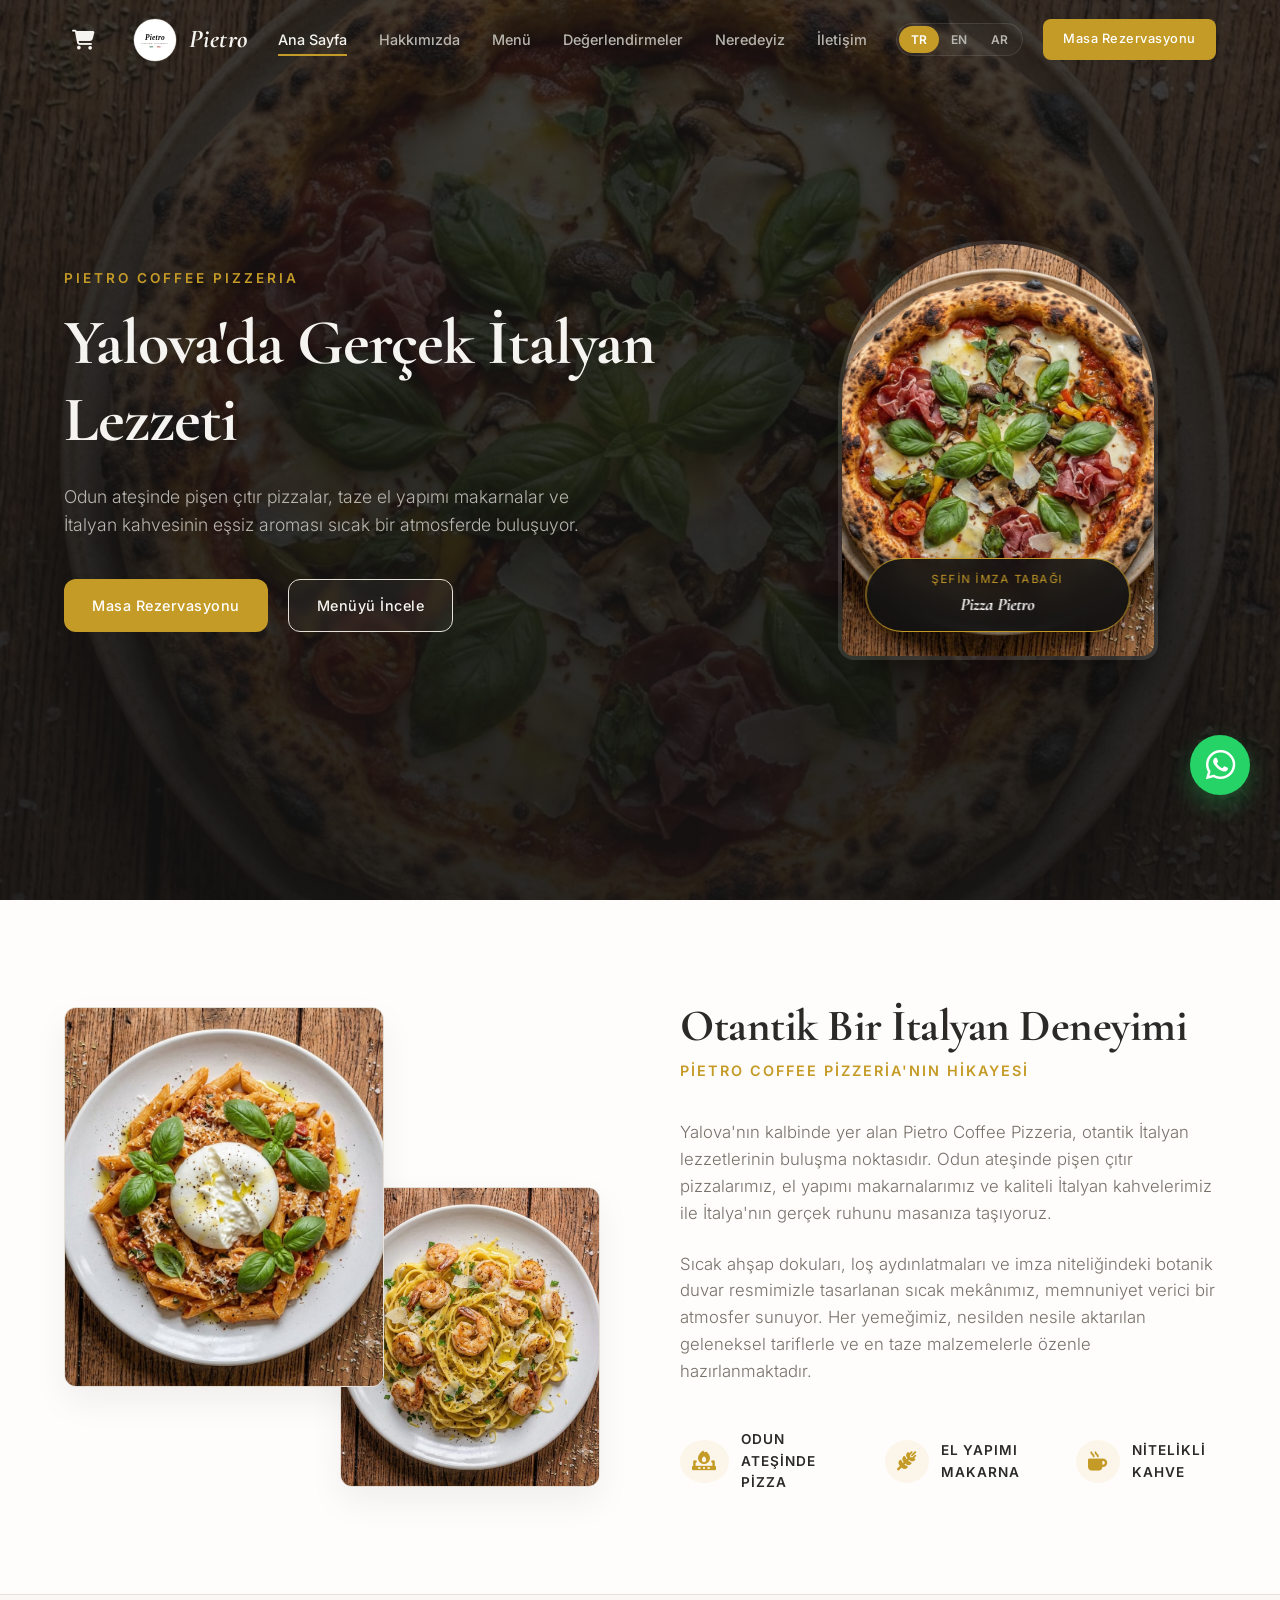
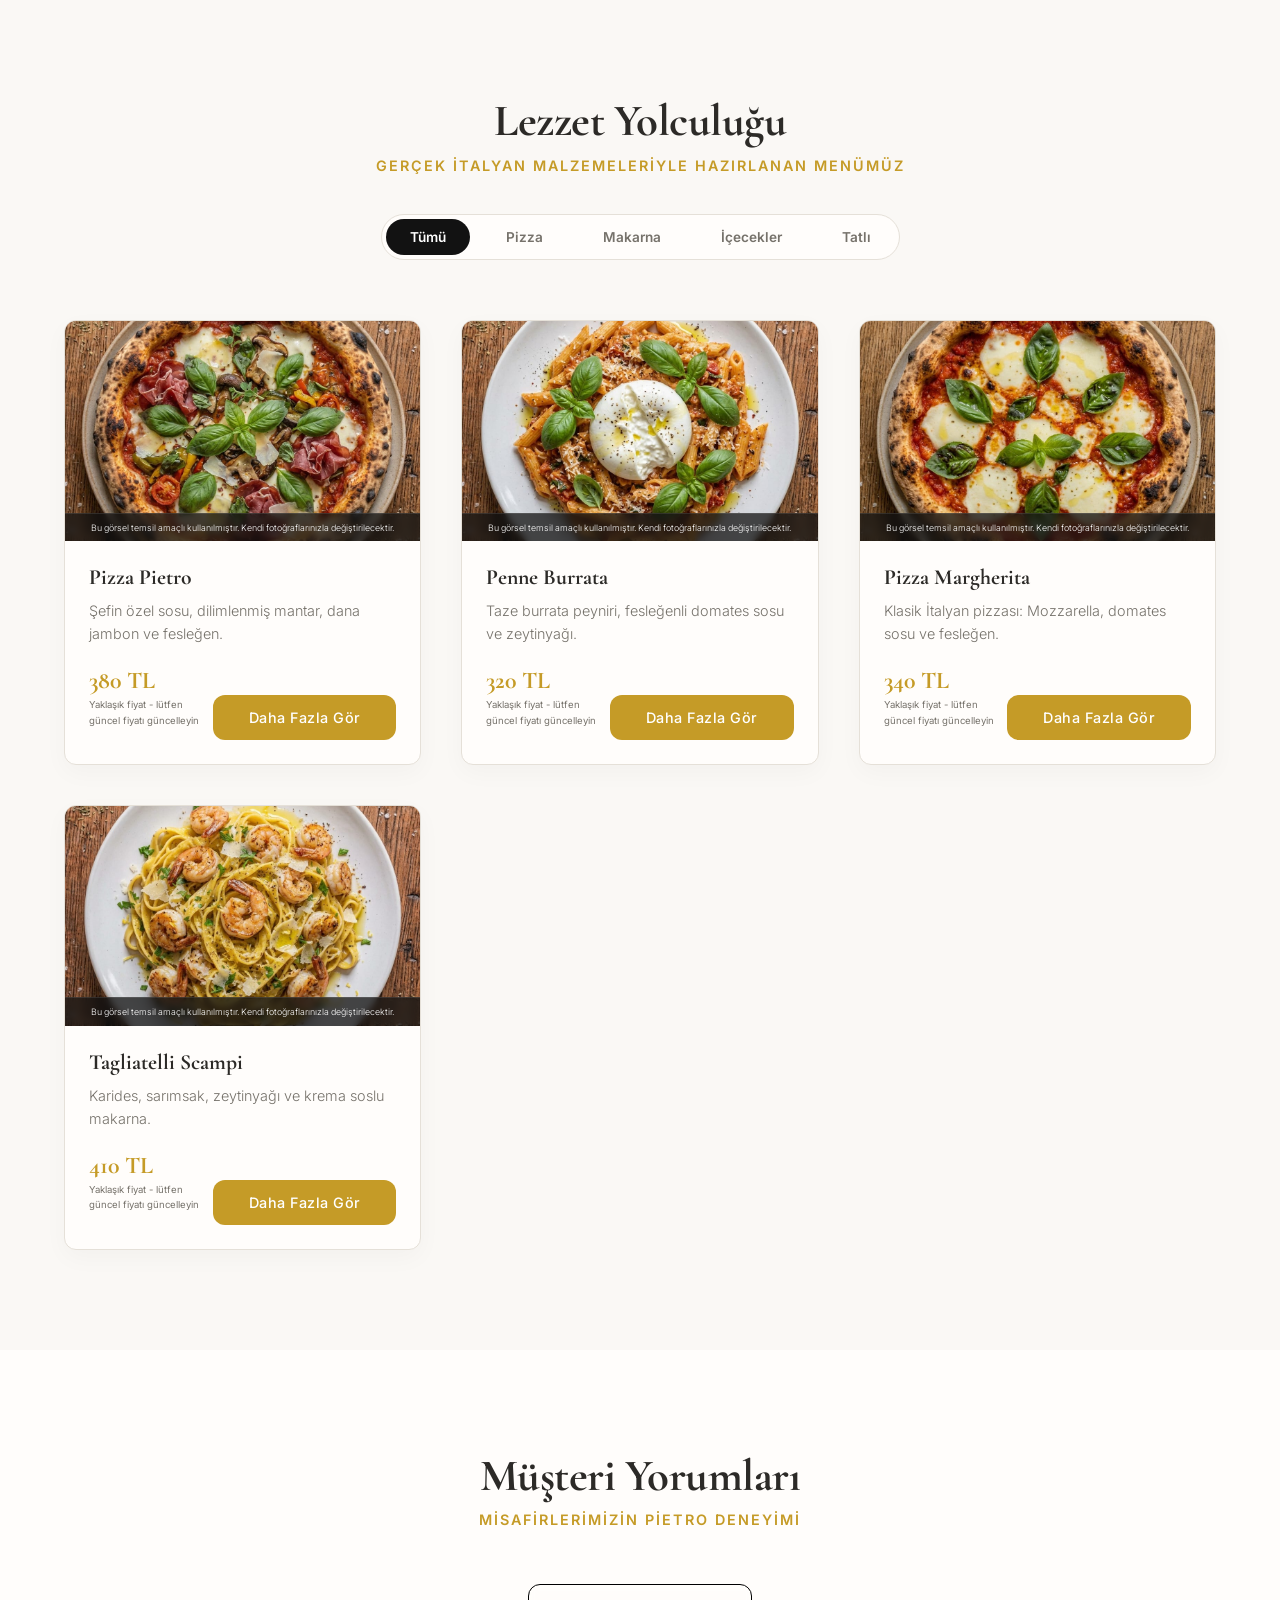
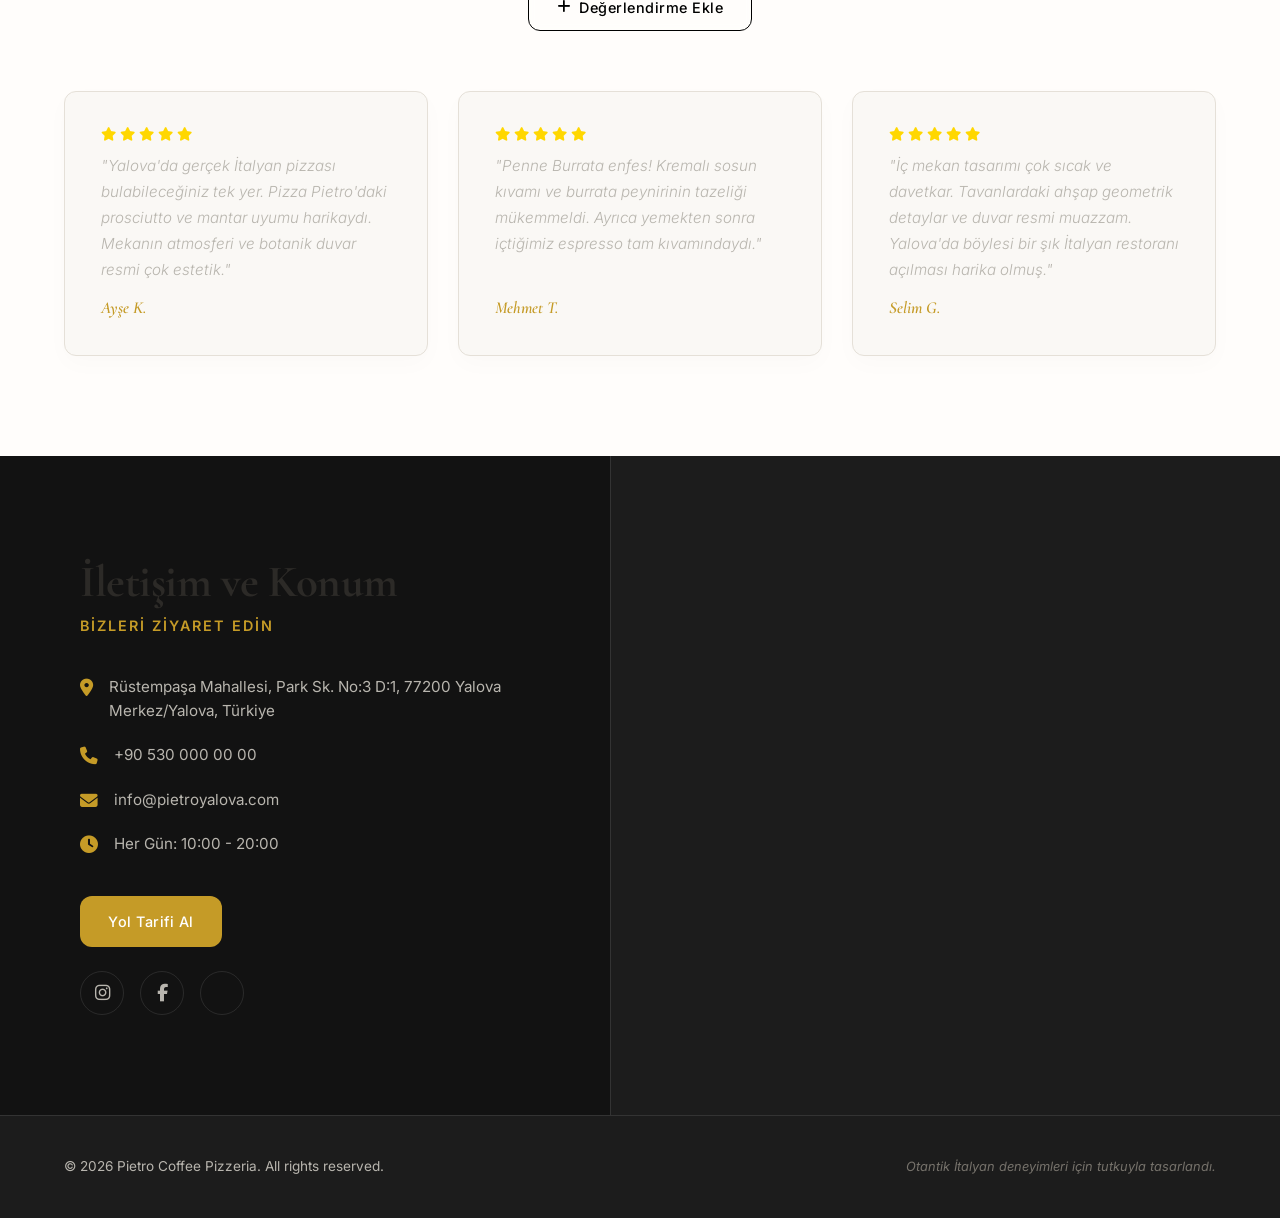
<file: index.html>
<!DOCTYPE html>
<html lang="tr">
<head>
  <meta charset="UTF-8">
  <meta name="viewport" content="width=device-width, initial-scale=1.0">
  <meta name="description" content="Pietro Coffee Pizzeria - Yalova'da Otantik İtalyan Lezzeti. Odun ateşinde pizza, el yapımı makarna ve kaliteli İtalyan kahvesi.">
  <title>Pietro Coffee Pizzeria | Yalova</title>
  <!-- Favicon -->
  <link rel="icon" type="image/svg+xml" href="images/logo.svg">
  <!-- Google Fonts -->
  <link rel="preconnect" href="https://fonts.googleapis.com">
  <link rel="preconnect" href="https://fonts.gstatic.com" crossorigin>
  <link href="https://fonts.googleapis.com/css2?family=Cormorant+Garamond:ital,wght@0,400;0,600;0,700;1,400;1,600&family=Inter:wght@300;400;500;600;700&display=swap" rel="stylesheet">
  <!-- FontAwesome Icons -->
  <link rel="stylesheet" href="https://cdnjs.cloudflare.com/ajax/libs/font-awesome/6.4.0/css/all.min.css">
  <!-- Custom Stylesheet -->
  <link rel="stylesheet" href="style.css?v=2.2.0">
</head>
<body>

  <!-- Admin Mode Control Bar -->
  <div id="admin-control-bar" class="admin-control-bar" style="display: none;">
    <div class="admin-control-info">
      <i class="fa-solid fa-lock-open text-gold"></i>
      <span id="admin-mode-text">Yönetici Düzenleme Modu Aktif | Admin Editing Mode Active</span>
    </div>
    <div class="admin-control-actions" style="display: flex; gap: 8px;">
      <a href="admin.html" class="btn btn-outline" style="padding: 6px 12px; font-size: 0.75rem; border-color: var(--color-gold); color: var(--color-gold); text-decoration: none; display: inline-flex; align-items: center; gap: 4px;">
        <i class="fa-solid fa-gauge"></i> Yönetici Paneli | Admin Panel
      </a>
      <button class="btn btn-gold" style="padding: 6px 12px; font-size: 0.75rem;" onclick="openNewDishModal()">
        <i class="fa-solid fa-plus"></i> Yeni Yemek Ekle
      </button>
      <button class="btn btn-outline" style="padding: 6px 12px; font-size: 0.75rem; border-color: #ff4d4d; color: #ff4d4d; background: rgba(255, 77, 77, 0.05);" onclick="logoutAdmin()">
        <i class="fa-solid fa-sign-out-alt"></i> Çıkış Yap
      </button>
    </div>
  </div>

  <!-- Floating WhatsApp Button -->
  <a href="https://wa.me/905300000000" class="whatsapp-float" target="_blank" aria-label="WhatsApp">
    <i class="fab fa-whatsapp"></i>
    <span class="whatsapp-tooltip" data-key="whatsapp-chat">Bize Ulaşın</span>
  </a>

  <!-- Header & Navigation -->
  <header class="site-header">
    <div class="header-container">
      <!-- Header Cart Icon -->
      <button class="header-cart-icon" onclick="toggleCartDrawer()" aria-label="Cart" style="position: relative; background: none; border: none; color: var(--color-text-light); font-size: 1.25rem; cursor: pointer; display: flex; align-items: center; justify-content: center; padding: 8px;">
        <i class="fa-solid fa-cart-shopping"></i>
        <span id="header-cart-badge" class="header-cart-badge" style="position: absolute; top: -2px; right: -2px; background-color: var(--color-gold); color: #000000; font-size: 0.65rem; font-weight: bold; min-width: 16px; height: 16px; border-radius: 8px; display: none; align-items: center; justify-content: center; padding: 0 2px;">0</span>
      </button>

      <a href="#home" class="logo-area">
        <img src="images/logo.svg" alt="Pietro Logo" class="header-logo" data-img-key="header-logo-img">
        <span class="logo-text" data-key="logo-text">Pietro</span>
      </a>

      <!-- Mobile Menu Toggle -->
      <button class="mobile-nav-toggle" aria-label="Menüyü Aç/Kapat">
        <span class="bar"></span>
        <span class="bar"></span>
        <span class="bar"></span>
      </button>

      <!-- Navigation Links -->
      <nav class="main-nav">
        <ul class="nav-list">
          <li><a href="#home" class="nav-link active" data-key="nav-home">Ana Sayfa</a></li>
          <li><a href="#about" class="nav-link" data-key="nav-about">Hakkımızda</a></li>
          <li><a href="#menu" class="nav-link" data-key="nav-menu">Menü</a></li>
          <li><a href="#reviews" class="nav-link" data-key="nav-reviews">Değerlendirmeler</a></li>
          <li><a href="#contact" class="nav-link" data-key="nav-where">Neredeyiz</a></li>
          <li><a href="#contact" class="nav-link" data-key="nav-contact">İletişim</a></li>
        </ul>
      </nav>

      <!-- Language & CTA Actions -->
      <div class="header-actions">
        <!-- Language Selector -->
        <div class="lang-selector">
          <button class="lang-btn active" data-lang="tr">TR</button>
          <button class="lang-btn" data-lang="en">EN</button>
          <button class="lang-btn" data-lang="ar">AR</button>
        </div>
        <a href="#contact" class="btn btn-gold btn-header-cta" data-key="btn-book-nav">İletişime Geç</a>
      </div>
    </div>
  </header>

  <!-- Hero Section -->
  <section id="home" class="hero-section">
    <div class="hero-container">
      <div class="hero-content">
        <span class="hero-tag" data-key="hero-tag">PIETRO COFFEE PIZZERIA</span>
        <h1 class="hero-title" data-key="hero-title">Yalova'da Gerçek İtalyan Lezzeti</h1>
        <p class="hero-subtitle" data-key="hero-subtitle">Odun ateşinde pişen çıtır pizzalar, taze el yapımı makarnalar ve İtalyan kahvesinin eşsiz aroması sıcak bir atmosferde buluşuyor.</p>
        <div class="hero-actions">
          <a href="#contact" class="btn btn-gold" data-key="btn-book-hero">İletişime Geç</a>
          <a href="#menu" class="btn btn-outline" data-key="btn-menu-hero">Menüyü İncele</a>
        </div>
      </div>
      <div class="hero-image-area">
        <div class="hero-image-wrapper">
          <img src="images/pizza_pietro.jpg" alt="Signature Pizza Pietro" class="hero-featured-image" data-img-key="hero-featured-img">
          <div class="hero-badge">
            <span class="badge-title" data-key="hero-badge-title">Şefin İmza Tabağı</span>
            <span class="badge-subtitle" data-key="hero-badge-subtitle">Pizza Pietro</span>
          </div>
        </div>
      </div>
    </div>
  </section>

  <!-- About Us Section -->
  <section id="about" class="about-section">
    <div class="about-container">
      <div class="about-images-grid">
        <div class="about-img-wrapper main-img">
          <img src="images/penne_burrata.jpg" alt="Penne Burrata" class="about-gallery-img" data-img-key="about-gallery-img-1">
        </div>
        <div class="about-img-wrapper sub-img">
          <img src="images/tagliatelli_scampi.jpg" alt="Tagliatelli Scampi" class="about-gallery-img" data-img-key="about-gallery-img-2">
        </div>
      </div>
      <div class="about-content">
        <h2 class="section-title" data-key="about-title">Otantik Bir İtalyan Deneyimi</h2>
        <h3 class="section-subtitle" data-key="about-subtitle">Pietro Coffee Pizzeria'nın Hikayesi</h3>
        <p class="about-text" data-key="about-text-1">Yalova'nın kalbinde yer alan Pietro Coffee Pizzeria, otantik İtalyan lezzetlerinin buluşma noktasıdır. Odun ateşinde pişen çıtır pizzalarımız, el yapımı makarnalarımız ve kaliteli İtalyan kahvelerimiz ile İtalya'nın gerçek ruhunu masanıza taşıyoruz.</p>
        <p class="about-text" data-key="about-text-2">Sıcak ahşap dokuları, loş aydınlatmaları ve imza niteliğindeki botanik duvar resmimizle tasarlanan sıcak mekânımız, unutulmaz bir yemek deneyimi için mükemmel bir atmosfer sunuyor. Her yemeğimiz, nesilden nesile aktarılan geleneksel tariflerle ve en taze malzemelerle özenle hazırlanmaktadır.</p>
        <div class="about-features">
          <div class="feature-item">
            <i class="fa-solid fa-fire-burner"></i>
            <span data-key="feat-woodfire">Odun Ateşinde Pizza</span>
          </div>
          <div class="feature-item">
            <i class="fa-solid fa-wheat-awn"></i>
            <span data-key="feat-handpasta">El Yapımı Makarna</span>
          </div>
          <div class="feature-item">
            <i class="fa-solid fa-mug-hot"></i>
            <span data-key="feat-coffee">Nitelikli Kahve</span>
          </div>
        </div>
      </div>
    </div>
  </section>

  <!-- Menu Section -->
  <section id="menu" class="menu-section">
    <div class="menu-header">
      <h2 class="section-title text-center" data-key="menu-title">Lezzet Yolculuğu</h2>
      <h3 class="section-subtitle text-center" data-key="menu-subtitle">Gerçek İtalyan Malzemeleriyle Hazırlanan Menümüz</h3>
      
      <!-- Menu Filters -->
      <div class="menu-filters">
        <!-- Dynamically populated via script.js -->
      </div>
    </div>

    <div class="menu-grid">
      <!-- Dynamically populated via script.js -->
    </div>
  </section>

  <!-- Reservation Section -->
  <!-- Testimonials Section -->
  <section id="reviews" class="reviews-section">
    <div class="reviews-header">
      <h2 class="section-title text-center" data-key="reviews-title">Müşteri Yorumları</h2>
      <h3 class="section-subtitle text-center" data-key="reviews-subtitle">Misafirlerimizin Pietro Deneyimi</h3>
      <button class="btn btn-outline" id="btn-add-review" onclick="openAddReviewModal()" data-key="btn-add-review" style="margin-top: 15px; display: inline-flex; align-items: center; gap: 8px;">
        <i class="fa-solid fa-plus"></i> <span data-key="btn-add-review-text">Değerlendirme Ekle</span>
      </button>
    </div>

    <!-- Review Grid -->
    <div class="reviews-grid" id="reviews-container">
      <!-- Dynamically populated via script.js -->
    </div>
  </section>

  <!-- Location & Contact Section -->
  <section id="contact" class="contact-section">
    <div class="contact-container">
      <div class="contact-details">
        <h2 class="section-title text-light" data-key="contact-title">İletişim ve Konum</h2>
        <h3 class="section-subtitle text-gold" data-key="contact-subtitle">Bizleri Ziyaret Edin</h3>
        
        <ul class="contact-info-list">
          <li data-contact-group="address">
            <i class="fa-solid fa-location-dot"></i>
            <span data-key="contact-address-val">Rüstempaşa Mahallesi, Park Sk. No:3 D:1, 77200 Yalova Merkez/Yalova, Türkiye</span>
          </li>
          <li data-contact-group="phone">
            <i class="fa-solid fa-phone"></i>
            <span data-key="contact-phone-val">+90 530 000 00 00</span>
          </li>
          <li data-contact-group="email">
            <i class="fa-solid fa-envelope"></i>
            <span data-key="contact-email-val">info@pietroyalova.com</span>
          </li>
          <li data-contact-group="hours">
            <i class="fa-solid fa-clock"></i>
            <span data-key="contact-hours-desc">Her Gün: 10:00 - 20:00</span>
          </li>
        </ul>

        <a href="https://www.google.com/maps/search/?api=1&query=Pietro+Coffee+Pizzeria+Yalova" target="_blank" class="btn btn-gold btn-directions" data-key="btn-directions" data-link-key="google-maps-link" style="margin-bottom: 24px; display: inline-flex; align-items: center; gap: 8px; width: fit-content;"><i class="fa-solid fa-map-location-dot"></i> <span>Yol Tarifi Al</span></a>

        <div class="social-links" id="site-social-links-container">
          <!-- Dynamically populated via script.js -->
        </div>
      </div>

      <div class="contact-map">
        <iframe 
          id="contact-map-iframe"
          data-map-key="google-maps-embed-url"
          src="https://maps.google.com/maps?q=R%C3%BCstempa%C5%9Fa%20Mahallesi,%20Park%20Sk.%20No:3%20D:1,%2077200%20Yalova%20Merkez/Yalova,%20T%C3%BCrkiye&t=&z=17&ie=UTF8&iwloc=&output=embed" 
          width="100%" 
          height="100%" 
          style="border:0;" 
          allowfullscreen="" 
          loading="lazy" 
          referrerpolicy="no-referrer-when-downgrade"
          title="Pietro Coffee Pizzeria Google Map Location">
        </iframe>
      </div>
    </div>
  </section>

  <!-- Footer -->
  <footer class="site-footer">
    <div class="footer-bottom">
      <p onclick="promptAdminLogin()" style="cursor: pointer;">&copy; 2026 Pietro Coffee Pizzeria. All rights reserved.</p>
      <p class="footer-credit" data-key="footer-credit">Designed with passion for authentic Italian experiences.</p>
    </div>
  </footer>

  <!-- Dish Detail Modal -->
  <div id="detail-modal" class="modal-overlay" onclick="closeDetailModalOnOutsideClick(event)">
    <div class="modal-card detail-modal-card">
      <button class="modal-close-btn" onclick="closeDetailModal()">&times;</button>
      <div class="detail-modal-grid">
        <div class="detail-modal-image-area">
          <div class="modal-carousel-container">
            <div id="modal-carousel-slides" class="modal-carousel-slides">
              <!-- Dynamically populated images -->
            </div>
            <button id="carousel-prev" class="carousel-nav-btn prev" onclick="slidePrev()">&lt;</button>
            <button id="carousel-next" class="carousel-nav-btn next" onclick="slideNext()">&gt;</button>
          </div>
        </div>
        <div class="detail-modal-info-area">
          <h3 id="modal-dish-title" class="modal-dish-title">Dish Title</h3>
          <p id="modal-dish-desc" class="modal-dish-desc">Dish description goes here.</p>
          <div class="modal-ingredients-section">
            <h4 data-key="modal-ingredients">İçindekiler</h4>
            <ul id="modal-dish-ingredients" class="ingredients-list">
              <!-- Dynamically populated ingredients -->
            </ul>
          </div>
          <div class="modal-prices-section" style="margin-top: 20px;">
            <h4 data-key="modal-prices" style="font-family: var(--font-serif); font-size: 1.1rem; color: var(--color-gold); margin-bottom: 10px;">Fiyatlar</h4>
            <div id="modal-dish-sizes-prices" style="display: flex; flex-direction: column; gap: 8px;">
              <!-- Dynamically populated sizes and prices -->
            </div>
          </div>
        </div>
      </div>
    </div>
  </div>

  <!-- Admin Text Edit Modal -->
  <div id="admin-text-modal" class="modal-overlay">
    <div class="modal-card" style="max-width: 500px;">
      <button class="modal-close-btn" onclick="closeAdminModal('admin-text-modal')">&times;</button>
      <h3 class="modal-title" style="color: var(--color-gold); font-size: 1.5rem; margin-bottom: 20px; font-style: italic;">Metin Düzenle | Edit Text</h3>
      <input type="hidden" id="edit-text-key" value="">
      
      <div class="form-group" style="margin-bottom: 15px;">
        <label style="display: block; font-size: 0.85rem; margin-bottom: 5px; color: var(--color-text-primary);">Türkçe (TR)</label>
        <textarea id="edit-text-tr" rows="3" style="width:100%; padding:10px; border-radius:6px; border:1px solid var(--color-border); background:rgba(255,255,255,0.02); color:#FFF; font-family:var(--font-sans);"></textarea>
      </div>
      <div class="form-group" style="margin-bottom: 15px;">
        <label style="display: block; font-size: 0.85rem; margin-bottom: 5px; color: var(--color-text-primary);">English (EN)</label>
        <textarea id="edit-text-en" rows="3" style="width:100%; padding:10px; border-radius:6px; border:1px solid var(--color-border); background:rgba(255,255,255,0.02); color:#FFF; font-family:var(--font-sans);"></textarea>
      </div>
      <div class="form-group" style="margin-bottom: 20px;">
        <label style="display: block; font-size: 0.85rem; margin-bottom: 5px; color: var(--color-text-primary);">العربية (AR)</label>
        <textarea id="edit-text-ar" rows="3" dir="rtl" style="width:100%; padding:10px; border-radius:6px; border:1px solid var(--color-border); background:rgba(255,255,255,0.02); color:#FFF; font-family:var(--font-sans);"></textarea>
      </div>
      
      <div style="display: flex; gap: 10px;">
        <button class="btn btn-outline" style="flex:1;" onclick="closeAdminModal('admin-text-modal')">İptal | Cancel</button>
        <button class="btn btn-gold" style="flex:1;" onclick="saveAdminText()">Kaydet | Save</button>
      </div>
    </div>
  </div>

  <!-- Admin Image Edit Modal -->
  <div id="admin-image-modal" class="modal-overlay">
    <div class="modal-card" style="max-width: 500px;">
      <button class="modal-close-btn" onclick="closeAdminModal('admin-image-modal')">&times;</button>
      <h3 class="modal-title" style="color: var(--color-gold); font-size: 1.5rem; margin-bottom: 20px; font-style: italic;">Görsel Değiştir | Replace Image</h3>
      <input type="hidden" id="edit-image-key" value="">
      
      <div class="form-group" style="margin-bottom: 15px;">
        <label style="display: block; font-size: 0.85rem; margin-bottom: 5px; color: var(--color-text-primary);">Görsel URL (Image URL)</label>
        <input type="text" id="edit-image-url" style="width:100%; padding:10px; border-radius:6px; border:1px solid var(--color-border); background:rgba(255,255,255,0.02); color:#FFF;">
      </div>
      <div class="form-group" style="margin-bottom: 20px;">
        <label style="display: block; font-size: 0.85rem; margin-bottom: 5px; color: var(--color-text-primary);">Veya Dosya Yükle (Or Upload File)</label>
        <input type="file" id="edit-image-file" accept="image/*" style="width:100%; color:#FFF;">
      </div>
      
      <div style="display: flex; gap: 10px;">
        <button class="btn btn-outline" style="flex:1;" onclick="closeAdminModal('admin-image-modal')">İptal | Cancel</button>
        <button class="btn btn-gold" style="flex:1;" onclick="saveAdminImage()">Kaydet | Save</button>
      </div>
    </div>
  </div>

  <!-- Admin Background Edit Modal -->
  <div id="admin-bg-modal" class="modal-overlay">
    <div class="modal-card" style="max-width: 500px;">
      <button class="modal-close-btn" onclick="closeAdminModal('admin-bg-modal')">&times;</button>
      <h3 class="modal-title" style="color: var(--color-gold); font-size: 1.5rem; margin-bottom: 20px; font-style: italic;">Arka Plan ve Katman Düzenle | Edit Background & Overlay</h3>
      <input type="hidden" id="edit-bg-section-id" value="">
      
      <div class="form-group" style="margin-bottom: 15px;">
        <label style="display: block; font-size: 0.85rem; margin-bottom: 5px; color: var(--color-text-primary);">Arka Plan Resim URL (Background Image URL)</label>
        <input type="text" id="edit-bg-url" style="width:100%; padding:10px; border-radius:6px; border:1px solid var(--color-border); background:rgba(255,255,255,0.02); color:#FFF;">
      </div>
      <div class="form-group" style="margin-bottom: 15px;">
        <label style="display: block; font-size: 0.85rem; margin-bottom: 5px; color: var(--color-text-primary);">Veya Dosya Yükle (Or Upload File)</label>
        <input type="file" id="edit-bg-file" accept="image/*" style="width:100%; color:#FFF;">
      </div>
      <div class="form-group" style="margin-bottom: 20px;">
        <label style="display: block; font-size: 0.85rem; margin-bottom: 5px; color: var(--color-text-primary);">Karartma Oranı (Overlay Opacity: 0.0 - 1.0)</label>
        <div style="display:flex; gap:10px; align-items:center;">
          <input type="range" id="edit-bg-opacity-range" min="0" max="1" step="0.05" style="flex:1;" oninput="document.getElementById('edit-bg-opacity-val').value = this.value">
          <input type="text" id="edit-bg-opacity-val" style="width:50px; text-align:center; padding:5px; border-radius:4px; border:1px solid var(--color-border); background:rgba(255,255,255,0.02); color:#FFF;" readonly>
        </div>
      </div>
      
      <div style="display: flex; gap: 10px;">
        <button class="btn btn-outline" style="flex:1;" onclick="closeAdminModal('admin-bg-modal')">İptal | Cancel</button>
        <button class="btn btn-gold" style="flex:1;" onclick="saveAdminBg()">Kaydet | Save</button>
      </div>
    </div>
  </div>

  <!-- Admin Social Links Edit Modal -->
  <div id="admin-social-modal" class="modal-overlay">
    <div class="modal-card" style="max-width: 550px;">
      <button class="modal-close-btn" onclick="closeAdminModal('admin-social-modal')">&times;</button>
      <h3 class="modal-title" style="color: var(--color-gold); font-size: 1.5rem; margin-bottom: 20px; font-style: italic;">Sosyal Medya Linkleri | Social Links</h3>
      
      <div id="social-links-editor-list" style="max-height:300px; overflow-y:auto; margin-bottom:20px; display:flex; flex-direction:column; gap:10px;">
        <!-- Dynamic list of social media links with delete buttons -->
      </div>
      
      <div style="border-top: 1px solid rgba(255,255,255,0.08); padding-top:15px; margin-bottom:20px;">
        <h4 style="color:var(--color-text-secondary); font-size:0.9rem; margin-bottom:10px;">Yeni Ekle | Add New</h4>
        <div style="display:flex; gap:8px; margin-bottom:8px;">
          <select id="new-social-platform" style="padding:10px; border-radius:6px; border:1px solid var(--color-border); background:#0F0F0F; color:#FFF; flex:1;">
            <option value="instagram">Instagram</option>
            <option value="facebook">Facebook</option>
            <option value="tiktok">TikTok</option>
            <option value="x-twitter">X (Twitter)</option>
            <option value="youtube">YouTube</option>
            <option value="whatsapp">WhatsApp</option>
            <option value="snapchat">Snapchat</option>
            <option value="tripadvisor">Tripadvisor</option>
            <option value="globe">Other / Website</option>
          </select>
          <input type="text" id="new-social-link" placeholder="URL (e.g. https://instagram.com/...)" style="padding:10px; border-radius:6px; border:1px solid var(--color-border); background:rgba(255,255,255,0.02); color:#FFF; flex:2;">
        </div>
        <button class="btn btn-gold btn-block" onclick="addNewSocialLink()" style="font-size:0.8rem; padding:8px 16px;"><i class="fa-solid fa-plus"></i> Ekle | Add</button>
      </div>
      
      <div style="display: flex; gap: 10px;">
        <button class="btn btn-outline" style="flex:1;" onclick="closeAdminModal('admin-social-modal')">Kapat | Close</button>
        <button class="btn btn-gold" style="flex:1;" onclick="saveAdminSocialLinks()">Kaydet | Save</button>
      </div>
    </div>
  </div>

  <!-- Admin Add/Edit Dish Modal -->
  <div id="admin-dish-modal" class="modal-overlay">
    <div class="modal-card" style="max-width: 600px; max-height: 90vh; overflow-y: auto; padding: 24px;">
      <button class="modal-close-btn" onclick="closeAdminModal('admin-dish-modal')">&times;</button>
      <h3 id="admin-dish-modal-title" class="modal-title" style="color: var(--color-gold); font-size: 1.5rem; margin-bottom: 20px; font-style: italic;">Yemek Ekle/Düzenle | Add/Edit Dish</h3>
      <input type="hidden" id="edit-dish-modal-id" value="">
      
      <div style="display: flex; flex-direction: column; gap: 15px;">
        <div style="display: flex; gap: 10px;">
          <div style="flex:1;">
            <label style="display:block; font-size:0.8rem; color:var(--color-text-secondary); margin-bottom:4px;">Kategori | Category</label>
            <select id="edit-dish-category" style="width:100%; padding:10px; border-radius:6px; border:1px solid var(--color-border); background:#0F0F0F; color:#FFF;">
              <!-- Dynamically populated via script.js -->
            </select>
          </div>
        </div>

        <div style="border-top:1px solid rgba(255,255,255,0.05); padding-top:10px;">
          <h4 style="color:var(--color-gold); font-size:0.9rem; margin-bottom:10px;">İsimler | Names</h4>
          <div style="display:grid; grid-template-columns: 1fr 1fr 1fr; gap:10px;">
            <div>
              <label style="display:block; font-size:0.75rem; color:var(--color-text-secondary); margin-bottom:4px;">TR</label>
              <input type="text" id="edit-dish-name-tr" required style="width:100%; padding:10px; border-radius:6px; border:1px solid var(--color-border); background:rgba(255,255,255,0.02); color:#FFF;">
            </div>
            <div>
              <label style="display:block; font-size:0.75rem; color:var(--color-text-secondary); margin-bottom:4px;">EN</label>
              <input type="text" id="edit-dish-name-en" required style="width:100%; padding:10px; border-radius:6px; border:1px solid var(--color-border); background:rgba(255,255,255,0.02); color:#FFF;">
            </div>
            <div>
              <label style="display:block; font-size:0.75rem; color:var(--color-text-secondary); margin-bottom:4px;">AR</label>
              <input type="text" id="edit-dish-name-ar" required style="width:100%; padding:10px; border-radius:6px; border:1px solid var(--color-border); background:rgba(255,255,255,0.02); color:#FFF; text-align:right;">
            </div>
          </div>
        </div>

        <div style="border-top:1px solid rgba(255,255,255,0.05); padding-top:10px;">
          <h4 style="color:var(--color-gold); font-size:0.9rem; margin-bottom:10px;">Fiyatlar | Prices</h4>
          <div style="display:grid; grid-template-columns: 1fr 1fr 1fr; gap:10px;">
            <div>
              <label style="display:block; font-size:0.75rem; color:var(--color-text-secondary); margin-bottom:4px;">Küçük | Small</label>
              <input type="text" id="edit-dish-price-small" placeholder="340 TL" style="width:100%; padding:10px; border-radius:6px; border:1px solid var(--color-border); background:rgba(255,255,255,0.02); color:#FFF;">
            </div>
            <div>
              <label style="display:block; font-size:0.75rem; color:var(--color-text-secondary); margin-bottom:4px;">Orta | Medium</label>
              <input type="text" id="edit-dish-price-medium" placeholder="380 TL" style="width:100%; padding:10px; border-radius:6px; border:1px solid var(--color-border); background:rgba(255,255,255,0.02); color:#FFF;">
            </div>
            <div>
              <label style="display:block; font-size:0.75rem; color:var(--color-text-secondary); margin-bottom:4px;">Büyük | Large</label>
              <input type="text" id="edit-dish-price-large" placeholder="440 TL" style="width:100%; padding:10px; border-radius:6px; border:1px solid var(--color-border); background:rgba(255,255,255,0.02); color:#FFF;">
            </div>
          </div>
        </div>

        <div style="border-top:1px solid rgba(255,255,255,0.05); padding-top:10px;">
          <h4 style="color:var(--color-gold); font-size:0.9rem; margin-bottom:10px;">Açıklamalar | Descriptions</h4>
          <div style="display:flex; flex-direction:column; gap:10px;">
            <div>
              <label style="display:block; font-size:0.75rem; color:var(--color-text-secondary); margin-bottom:4px;">TR</label>
              <textarea id="edit-dish-desc-tr" rows="2" style="width:100%; padding:10px; border-radius:6px; border:1px solid var(--color-border); background:rgba(255,255,255,0.02); color:#FFF; font-family:var(--font-sans);"></textarea>
            </div>
            <div>
              <label style="display:block; font-size:0.75rem; color:var(--color-text-secondary); margin-bottom:4px;">EN</label>
              <textarea id="edit-dish-desc-en" rows="2" style="width:100%; padding:10px; border-radius:6px; border:1px solid var(--color-border); background:rgba(255,255,255,0.02); color:#FFF; font-family:var(--font-sans);"></textarea>
            </div>
            <div>
              <label style="display:block; font-size:0.75rem; color:var(--color-text-secondary); margin-bottom:4px;">AR</label>
              <textarea id="edit-dish-desc-ar" rows="2" dir="rtl" style="width:100%; padding:10px; border-radius:6px; border:1px solid var(--color-border); background:rgba(255,255,255,0.02); color:#FFF; font-family:var(--font-sans);"></textarea>
            </div>
          </div>
        </div>

        <div style="border-top:1px solid rgba(255,255,255,0.05); padding-top:10px;">
          <h4 style="color:var(--color-gold); font-size:0.9rem; margin-bottom:10px;">İçindekiler | Ingredients (Virgülle ayırın / Comma separated)</h4>
          <div style="display:flex; flex-direction:column; gap:10px;">
            <div>
              <label style="display:block; font-size:0.75rem; color:var(--color-text-secondary); margin-bottom:4px;">TR</label>
              <input type="text" id="edit-dish-ing-tr" placeholder="Mozzarella, Fesleğen" style="width:100%; padding:10px; border-radius:6px; border:1px solid var(--color-border); background:rgba(255,255,255,0.02); color:#FFF;">
            </div>
            <div>
              <label style="display:block; font-size:0.75rem; color:var(--color-text-secondary); margin-bottom:4px;">EN</label>
              <input type="text" id="edit-dish-ing-en" placeholder="Mozzarella, Basil" style="width:100%; padding:10px; border-radius:6px; border:1px solid var(--color-border); background:rgba(255,255,255,0.02); color:#FFF;">
            </div>
            <div>
              <label style="display:block; font-size:0.75rem; color:var(--color-text-secondary); margin-bottom:4px;">AR</label>
              <input type="text" id="edit-dish-ing-ar" placeholder="موزاريلا، ريحان" style="width:100%; padding:10px; border-radius:6px; border:1px solid var(--color-border); background:rgba(255,255,255,0.02); color:#FFF; text-align:right;">
            </div>
          </div>
        </div>

        <div style="border-top:1px solid rgba(255,255,255,0.05); padding-top:10px;">
          <h4 style="color:var(--color-gold); font-size:0.9rem; margin-bottom:10px;">Görseller | Images</h4>
          <div style="display:flex; flex-direction:column; gap:10px;">
            <div>
              <label style="display:block; font-size:0.75rem; color:var(--color-text-secondary); margin-bottom:4px;">Görsel Dosyaları Yükle (Upload Multiple Image Files)</label>
              <input type="file" id="edit-dish-images-file" accept="image/*" multiple style="color:#FFF;">
            </div>
            <div>
              <label style="display:block; font-size:0.75rem; color:var(--color-text-secondary); margin-bottom:4px;">Veya Resim URL (Or Single Image URL)</label>
              <input type="text" id="edit-dish-image-url" style="width:100%; padding:10px; border-radius:6px; border:1px solid var(--color-border); background:rgba(255,255,255,0.02); color:#FFF;">
            </div>
          </div>
        </div>
      </div>
      
      <div style="display: flex; gap: 10px; margin-top:25px;">
        <button id="admin-dish-delete-btn" class="btn btn-outline" style="flex:1; border-color:#ff4d4d; color:#ff4d4d; background:none; display:none;" onclick="deleteAdminDish()">Sil | Delete</button>
        <button class="btn btn-outline" style="flex:1;" onclick="closeAdminModal('admin-dish-modal')">İptal | Cancel</button>
        <button class="btn btn-gold" style="flex:1;" onclick="saveAdminDish()">Kaydet | Save</button>
      </div>
    </div>
  </div>

  <!-- Customer Add Review Modal -->
  <div id="review-add-modal" class="modal-overlay" onclick="closeAdminModalOnOutsideClick('review-add-modal', event)">
    <div class="modal-card" style="max-width: 480px; max-height: 90vh; overflow-y: auto; background-color: var(--color-bg-card); padding: 25px; border-radius: 8px; border: 1px solid var(--color-gold); position: relative; margin: 30px auto;">
      <button class="modal-close-btn" onclick="closeAdminModal('review-add-modal')" style="color:#FFF;">&times;</button>
      <h3 id="lang-review-modal-title" data-key="review-modal-title" style="font-family: var(--font-serif); font-size: 1.5rem; font-style: italic; color: var(--color-gold); margin-bottom: 20px; border-bottom: 1px solid rgba(255,255,255,0.05); padding-bottom: 10px; text-align: center;">
        Değerlendirme Ekle
      </h3>
      
      <div style="display: flex; flex-direction: column; gap: 15px;">
        <div>
          <label id="lang-label-review-author" data-key="label-review-author" style="display:block; font-size:0.8rem; color:var(--color-text-secondary); margin-bottom:6px;">Adınız Soyadınız</label>
          <input type="text" id="review-author-input" required style="width:100%; padding:12px; border-radius:6px; border:1px solid var(--color-border); background:rgba(255,255,255,0.02); color:#FFF;">
        </div>
        
        <div>
          <label id="lang-label-review-rating" data-key="label-review-rating" style="display:block; font-size:0.8rem; color:var(--color-text-secondary); margin-bottom:6px;">Puanınız</label>
          <div class="interactive-stars" id="interactive-review-stars" style="display: flex; gap: 8px; font-size: 1.6rem; color: #555; cursor: pointer;">
            <i class="fa-solid fa-star star-btn active" data-star="1" onclick="setReviewRating(1)" style="color:#FFD700 !important;"></i>
            <i class="fa-solid fa-star star-btn active" data-star="2" onclick="setReviewRating(2)" style="color:#FFD700 !important;"></i>
            <i class="fa-solid fa-star star-btn active" data-star="3" onclick="setReviewRating(3)" style="color:#FFD700 !important;"></i>
            <i class="fa-solid fa-star star-btn active" data-star="4" onclick="setReviewRating(4)" style="color:#FFD700 !important;"></i>
            <i class="fa-solid fa-star star-btn active" data-star="5" onclick="setReviewRating(5)" style="color:#FFD700 !important;"></i>
          </div>
          <input type="hidden" id="review-rating-value" value="5">
        </div>
        
        <div>
          <label id="lang-label-review-text" data-key="label-review-text" style="display:block; font-size:0.8rem; color:var(--color-text-secondary); margin-bottom:6px;">Yorumunuz</label>
          <textarea id="review-text-input" rows="4" required style="width:100%; padding:12px; border-radius:6px; border:1px solid var(--color-border); background:rgba(255,255,255,0.02); color:#FFF; font-family:var(--font-sans);"></textarea>
        </div>
      </div>
      
      <div style="display: flex; gap: 10px; margin-top:25px;">
        <button class="btn btn-outline" style="flex:1;" onclick="closeAdminModal('review-add-modal')" data-key="btn-cancel">İptal</button>
        <button class="btn btn-gold" style="flex:1;" onclick="submitCustomerReview()" id="lang-btn-submit-review" data-key="btn-submit-review">Gönder</button>
      </div>
    </div>
  </div>

  <!-- Unified Contact Group Modal -->
  <div id="admin-contact-modal" class="modal-overlay" onclick="closeAdminModalOnOutsideClick('admin-contact-modal', event)">
    <div class="modal-card" style="max-width: 500px; max-height: 90vh; overflow-y: auto; background-color: var(--color-bg-card); padding: 25px; border-radius: 8px; border: 1px solid var(--color-gold); position: relative; margin: 30px auto;">
      <button class="modal-close-btn" onclick="closeAdminModal('admin-contact-modal')" style="color:#FFF;">&times;</button>
      <h3 id="admin-contact-modal-title" style="font-family: var(--font-serif); font-size: 1.5rem; font-style: italic; color: var(--color-gold); margin-bottom: 20px; border-bottom: 1px solid rgba(255,255,255,0.05); padding-bottom: 10px;">
        İletişim Düzenle | Edit Contact
      </h3>
      
      <input type="hidden" id="edit-contact-group-id" value="">
      <input type="hidden" id="edit-contact-title-keys" value="">
      <input type="hidden" id="edit-contact-value-keys" value="">

      <div style="display: flex; flex-direction: column; gap: 20px;">
        <!-- Title fields (TR, EN, AR) -->
        <div id="contact-title-fields-container">
          <h4 style="color:var(--color-gold); font-size:0.9rem; margin-bottom:10px;">Başlık | Title</h4>
          <div style="display:flex; flex-direction:column; gap:10px;">
            <div>
              <label style="display:block; font-size:0.75rem; color:var(--color-text-secondary); margin-bottom:4px;">TR</label>
              <input type="text" id="edit-contact-title-tr" style="width:100%; padding:10px; border-radius:6px; border:1px solid var(--color-border); background:rgba(255,255,255,0.02); color:#FFF;">
            </div>
            <div>
              <label style="display:block; font-size:0.75rem; color:var(--color-text-secondary); margin-bottom:4px;">EN</label>
              <input type="text" id="edit-contact-title-en" style="width:100%; padding:10px; border-radius:6px; border:1px solid var(--color-border); background:rgba(255,255,255,0.02); color:#FFF;">
            </div>
            <div>
              <label style="display:block; font-size:0.75rem; color:var(--color-text-secondary); margin-bottom:4px;">AR</label>
              <input type="text" id="edit-contact-title-ar" dir="rtl" style="width:100%; padding:10px; border-radius:6px; border:1px solid var(--color-border); background:rgba(255,255,255,0.02); color:#FFF;">
            </div>
          </div>
        </div>

        <!-- Value fields (TR, EN, AR) -->
        <div>
          <h4 style="color:var(--color-gold); font-size:0.9rem; margin-bottom:10px;">Değer / İçerik | Value / Content</h4>
          <div style="display:flex; flex-direction:column; gap:10px;">
            <div>
              <label style="display:block; font-size:0.75rem; color:var(--color-text-secondary); margin-bottom:4px;">TR</label>
              <textarea id="edit-contact-value-tr" rows="2" style="width:100%; padding:10px; border-radius:6px; border:1px solid var(--color-border); background:rgba(255,255,255,0.02); color:#FFF; font-family:var(--font-sans);"></textarea>
            </div>
            <div>
              <label style="display:block; font-size:0.75rem; color:var(--color-text-secondary); margin-bottom:4px;">EN</label>
              <textarea id="edit-contact-value-en" rows="2" style="width:100%; padding:10px; border-radius:6px; border:1px solid var(--color-border); background:rgba(255,255,255,0.02); color:#FFF; font-family:var(--font-sans);"></textarea>
            </div>
            <div>
              <label style="display:block; font-size:0.75rem; color:var(--color-text-secondary); margin-bottom:4px;">AR</label>
              <textarea id="edit-contact-value-ar" rows="2" dir="rtl" style="width:100%; padding:10px; border-radius:6px; border:1px solid var(--color-border); background:rgba(255,255,255,0.02); color:#FFF; font-family:var(--font-sans);"></textarea>
            </div>
          </div>
        </div>
      </div>
      
      <div style="display: flex; gap: 10px; margin-top:25px;">
        <button class="btn btn-outline" style="flex:1;" onclick="closeAdminModal('admin-contact-modal')">İptal | Cancel</button>
        <button class="btn btn-gold" style="flex:1;" onclick="saveAdminContact()">Kaydet | Save</button>
      </div>
    </div>
  </div>

  <!-- Custom Scripts -->
  <script src="script.js?v=2.2.0"></script>
</body>
</html>
</file>
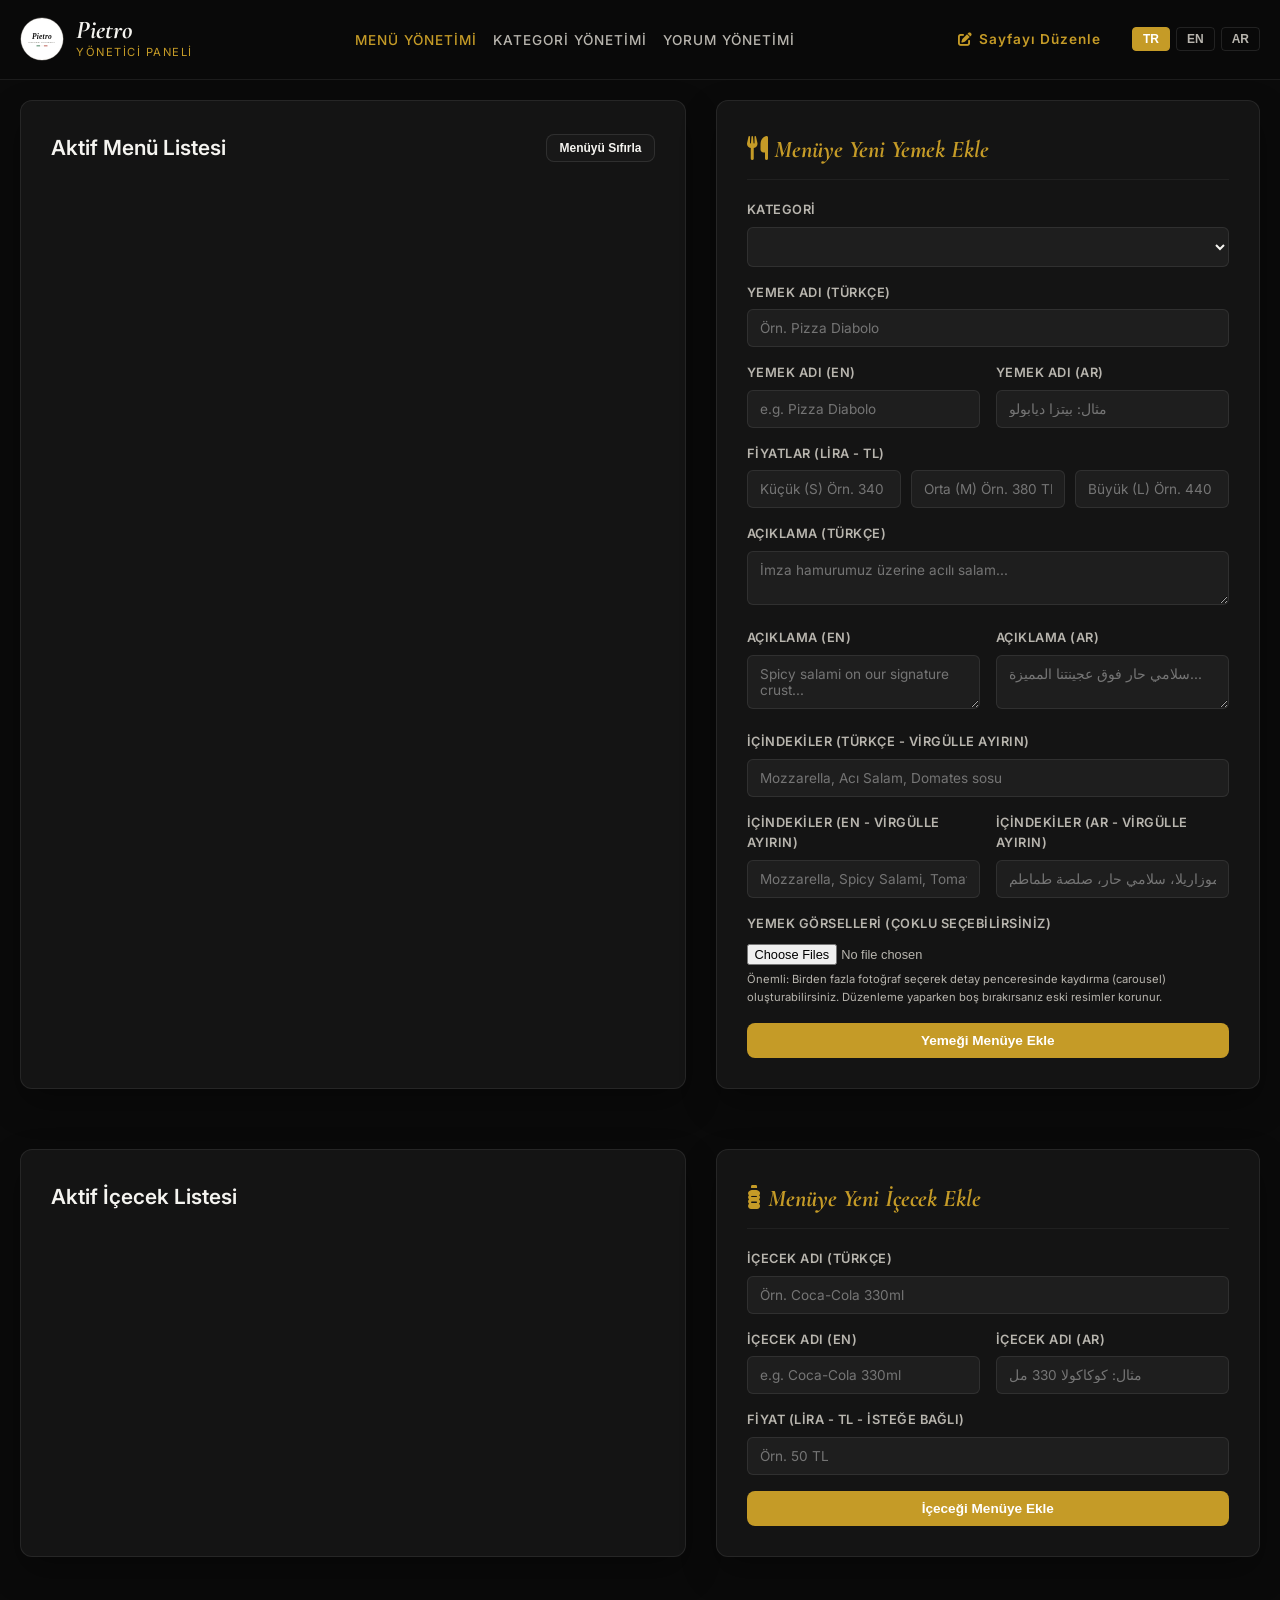
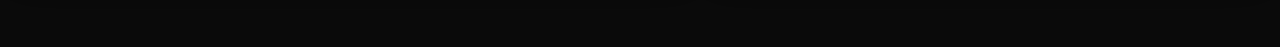
<file: admin.html>
<!DOCTYPE html>
<html lang="tr">
<head>
  <meta charset="UTF-8">
  <meta name="viewport" content="width=device-width, initial-scale=1.0">
  <title>Pietro Coffee Pizzeria | Yönetici Kontrol Paneli</title>
  <link rel="icon" type="image/svg+xml" href="images/logo.svg">
  <!-- Google Fonts -->
  <link href="https://fonts.googleapis.com/css2?family=Inter:wght@300;400;500;600;700&family=Cormorant+Garamond:ital,wght@0,600;1,600&display=swap" rel="stylesheet">
  <!-- FontAwesome -->
  <link rel="stylesheet" href="https://cdnjs.cloudflare.com/ajax/libs/font-awesome/6.4.0/css/all.min.css">
  
  <style>
    :root {
      --color-bg-dark: #0A0A0A;
      --color-bg-card: #141414;
      --color-bg-item: #1E1E1E;
      --color-border: rgba(255, 255, 255, 0.08);
      
      --color-text-primary: #F5F4F0;
      --color-text-secondary: #B8B5AE;
      
      --color-gold: #C59B27;
      --color-gold-hover: #D4AF37;
      --color-green: #25D366; /* WhatsApp Green */
      --color-green-dark: #20BA5A;
      
      --color-status-pending: #E2A13C;
      --color-status-confirmed: #2AA24D;
      --color-status-cancelled: #C93E3E;
      
      --font-serif: 'Cormorant Garamond', Georgia, serif;
      --font-sans: 'Inter', sans-serif;
      --border-radius: 12px;
      --transition-smooth: all 0.3s cubic-bezier(0.16, 1, 0.3, 1);
    }

    * {
      box-sizing: border-box;
      margin: 0;
      padding: 0;
    }

    body {
      font-family: var(--font-sans);
      background-color: var(--color-bg-dark);
      color: var(--color-text-primary);
      line-height: 1.6;
      padding-top: 100px; /* Offset for sticky header */
      padding-bottom: 60px;
    }

    .admin-container {
      max-width: 1300px;
      margin: 0 auto;
      padding: 0 20px;
    }

    /* Sticky Admin Header (Styled like Client Site Header) */
    .admin-header {
      position: fixed;
      top: 0;
      left: 0;
      width: 100%;
      height: 80px;
      background-color: rgba(10, 10, 10, 0.85);
      backdrop-filter: blur(12px);
      border-bottom: 1px solid var(--color-border);
      z-index: 1000;
      display: flex;
      align-items: center;
      transition: var(--transition-smooth);
    }

    .header-container {
      max-width: 1300px;
      width: 100%;
      margin: 0 auto;
      padding: 0 20px;
      display: flex;
      justify-content: space-between;
      align-items: center;
    }

    .logo-area {
      display: flex;
      align-items: center;
      gap: 12px;
    }

    .logo-img {
      width: 44px;
      height: 44px;
    }

    .logo-title {
      font-family: var(--font-serif);
      font-size: 1.6rem;
      font-style: italic;
      font-weight: 700;
      line-height: 1;
    }

    .logo-subtitle {
      color: var(--color-gold);
      font-size: 0.7rem;
      text-transform: uppercase;
      letter-spacing: 1.5px;
      margin-top: 2px;
    }

    /* Admin Nav Links */
    .admin-nav {
      display: flex;
      gap: 24px;
      list-style: none;
    }

    .admin-nav-link {
      color: var(--color-text-secondary);
      text-decoration: none;
      font-size: 0.85rem;
      font-weight: 500;
      text-transform: uppercase;
      letter-spacing: 1px;
      transition: var(--transition-smooth);
      cursor: pointer;
    }

    .admin-nav-link:hover, .admin-nav-link.active {
      color: var(--color-gold);
    }

    .header-actions {
      display: flex;
      align-items: center;
      gap: 16px;
    }

    /* Language Switcher */
    .lang-switcher {
      display: flex;
      gap: 6px;
    }

    .lang-btn {
      background: none;
      border: 1px solid rgba(255, 255, 255, 0.1);
      color: var(--color-text-secondary);
      padding: 4px 10px;
      border-radius: 4px;
      font-size: 0.75rem;
      cursor: pointer;
      font-weight: 600;
      transition: var(--transition-smooth);
    }

    .lang-btn.active, .lang-btn:hover {
      background-color: var(--color-gold);
      color: #FFFFFF;
      border-color: var(--color-gold);
    }

    /* Security Warning Banner */
    .security-banner {
      background-color: rgba(226, 161, 60, 0.1);
      border: 1px solid rgba(226, 161, 60, 0.3);
      color: #F8B446;
      padding: 14px 20px;
      border-radius: 8px;
      margin-bottom: 24px;
      font-size: 0.85rem;
      display: none;
      align-items: center;
      gap: 12px;
      line-height: 1.5;
    }

    .security-banner i {
      font-size: 1.3rem;
      flex-shrink: 0;
    }

    /* Action Buttons */
    .btn {
      display: inline-flex;
      align-items: center;
      gap: 8px;
      padding: 10px 20px;
      font-size: 0.85rem;
      font-weight: 600;
      border-radius: 8px;
      cursor: pointer;
      border: none;
      transition: var(--transition-smooth);
      text-decoration: none;
    }

    .btn-gold {
      background-color: var(--color-gold);
      color: #FFFFFF;
    }

    .btn-gold:hover {
      background-color: var(--color-gold-hover);
    }

    .btn-outline {
      border: 1px solid rgba(255, 255, 255, 0.1);
      background: rgba(255, 255, 255, 0.02);
      color: var(--color-text-primary);
    }

    .btn-outline:hover {
      background: rgba(255, 255, 255, 0.06);
    }

    /* Stats Grid */
    .stats-grid {
      display: grid;
      grid-template-columns: repeat(4, 1fr);
      gap: 20px;
      margin-bottom: 40px;
    }

    .stat-card {
      background-color: var(--color-bg-card);
      border: 1px solid var(--color-border);
      border-radius: var(--border-radius);
      padding: 20px;
      text-align: center;
      box-shadow: 0 10px 25px rgba(0,0,0,0.2);
    }

    .stat-value {
      font-size: 2rem;
      font-weight: 700;
      margin-bottom: 4px;
    }

    .stat-label {
      font-size: 0.75rem;
      font-weight: 600;
      color: var(--color-text-secondary);
      text-transform: uppercase;
      letter-spacing: 1px;
    }

    .stat-card.total { border-left: 4px solid var(--color-gold); }
    .stat-card.pending { border-left: 4px solid var(--color-status-pending); }
    .stat-card.confirmed { border-left: 4px solid var(--color-status-confirmed); }
    .stat-card.cancelled { border-left: 4px solid var(--color-status-cancelled); }

    /* Dashboard Layout Sections */
    .admin-section {
      display: none;
      animation: fadeIn 0.4s ease;
    }

    .admin-section.active {
      display: block;
    }

    @keyframes fadeIn {
      from { opacity: 0; transform: translateY(10px); }
      to { opacity: 1; transform: translateY(0); }
    }

    .dashboard-card {
      background-color: var(--color-bg-card);
      border: 1px solid var(--color-border);
      border-radius: var(--border-radius);
      padding: 30px;
      box-shadow: 0 15px 35px rgba(0,0,0,0.3);
      margin-bottom: 30px;
    }

    .card-title {
      font-size: 1.3rem;
      font-weight: 600;
      margin-bottom: 24px;
      display: flex;
      justify-content: space-between;
      align-items: center;
    }

    /* Reservations Table Specifics */
    .bookings-table-wrapper {
      overflow-x: auto;
    }

    table {
      width: 100%;
      border-collapse: collapse;
      text-align: left;
    }

    th {
      padding: 16px;
      font-size: 0.75rem;
      font-weight: 600;
      text-transform: uppercase;
      letter-spacing: 1px;
      color: var(--color-text-secondary);
      border-bottom: 2px solid rgba(255, 255, 255, 0.05);
    }

    td {
      padding: 16px;
      border-bottom: 1px solid rgba(255, 255, 255, 0.05);
      font-size: 0.85rem;
    }

    tr:hover td {
      background-color: rgba(255, 255, 255, 0.01);
    }

    .customer-info h5 {
      font-size: 0.95rem;
      font-weight: 600;
      margin-bottom: 2px;
    }

    .customer-info p {
      color: var(--color-text-secondary);
      font-size: 0.8rem;
    }

    .dish-tag {
      background-color: rgba(197, 155, 39, 0.1);
      border: 1px solid rgba(197, 155, 39, 0.2);
      color: var(--color-gold);
      padding: 4px 10px;
      border-radius: 6px;
      font-size: 0.75rem;
      font-weight: 600;
      display: inline-block;
      max-width: 160px;
      text-overflow: ellipsis;
      white-space: nowrap;
      overflow: hidden;
    }

    .drink-tag {
      background-color: rgba(37, 211, 102, 0.08);
      border: 1px solid rgba(37, 211, 102, 0.2);
      color: var(--color-green);
      padding: 4px 10px;
      border-radius: 6px;
      font-size: 0.75rem;
      font-weight: 600;
      display: inline-block;
      max-width: 160px;
      text-overflow: ellipsis;
      white-space: nowrap;
      overflow: hidden;
    }

    .status-badge {
      display: inline-flex;
      align-items: center;
      gap: 6px;
      padding: 4px 12px;
      border-radius: 20px;
      font-size: 0.75rem;
      font-weight: 600;
      text-transform: uppercase;
    }

    .status-badge.pending {
      background-color: rgba(226, 161, 60, 0.1);
      color: var(--color-status-pending);
      border: 1px solid rgba(226, 161, 60, 0.2);
    }

    .status-badge.confirmed {
      background-color: rgba(42, 162, 77, 0.1);
      color: var(--color-status-confirmed);
      border: 1px solid rgba(42, 162, 77, 0.2);
    }

    .status-badge.cancelled {
      background-color: rgba(201, 62, 62, 0.1);
      color: var(--color-status-cancelled);
      border: 1px solid rgba(201, 62, 62, 0.2);
    }

    .action-buttons {
      display: flex;
      gap: 6px;
    }

    .btn-action {
      width: 28px;
      height: 28px;
      border-radius: 6px;
      display: flex;
      align-items: center;
      justify-content: center;
      cursor: pointer;
      font-size: 0.8rem;
      transition: var(--transition-smooth);
      color: #FFFFFF;
      border: none;
    }

    .btn-confirm { background-color: var(--color-status-confirmed); }
    .btn-confirm:hover { background-color: #238940; }
    
    .btn-cancel { background-color: var(--color-status-cancelled); }
    .btn-cancel:hover { background-color: #A83333; }
    
    .btn-whatsapp { background-color: var(--color-green); }
    .btn-whatsapp:hover { background-color: var(--color-green-dark); }
    
    .btn-delete { background-color: #444; }
    .btn-delete:hover { background-color: #666; }

    /* Payment Status Dropdown Selector */
    .pay-select {
      padding: 6px 10px;
      border-radius: 6px;
      font-size: 0.75rem;
      font-weight: 600;
      cursor: pointer;
      border: 1px solid rgba(255, 255, 255, 0.1);
      background-color: rgba(255, 255, 255, 0.05);
      color: var(--color-text);
      outline: none;
      transition: var(--transition-smooth);
    }
    
    .pay-select.unpaid {
      background-color: rgba(226, 161, 60, 0.08);
      color: var(--color-status-pending);
      border-color: rgba(226, 161, 60, 0.2);
    }
    
    .pay-select.paid {
      background-color: rgba(37, 211, 102, 0.08);
      color: var(--color-green);
      border-color: rgba(37, 211, 102, 0.2);
    }
    
    .pay-select.arrival {
      background-color: rgba(52, 152, 219, 0.08);
      color: #5dade2;
      border-color: rgba(52, 152, 219, 0.2);
    }

    .pay-select option {
      background-color: #1c1c1e;
      color: #ffffff;
    }

    /* Menu Management Grid Layout */
    .menu-mgmt-grid {
      display: grid;
      grid-template-columns: 1.1fr 0.9fr;
      gap: 30px;
    }

    @media (max-width: 992px) {
      .menu-mgmt-grid {
        grid-template-columns: 1fr;
      }
    }

    /* Menu List items styling */
    .menu-mgmt-list {
      display: flex;
      flex-direction: column;
      gap: 16px;
      max-height: 800px;
      overflow-y: auto;
      padding-right: 10px;
    }

    .menu-mgmt-item {
      background-color: var(--color-bg-item);
      border: 1px solid var(--color-border);
      border-radius: 8px;
      padding: 14px;
      display: flex;
      align-items: center;
      gap: 16px;
      transition: var(--transition-smooth);
    }

    .menu-mgmt-item:hover {
      border-color: rgba(197, 155, 39, 0.4);
    }

    .item-thumb {
      width: 70px;
      height: 70px;
      border-radius: 6px;
      object-fit: cover;
      border: 1px solid rgba(255,255,255,0.05);
    }

    .item-details {
      flex-grow: 1;
    }

    .item-name {
      font-size: 0.95rem;
      font-weight: 600;
      margin-bottom: 2px;
    }

    .item-category {
      font-size: 0.7rem;
      font-weight: 600;
      text-transform: uppercase;
      letter-spacing: 0.5px;
      color: var(--color-gold);
    }

    .item-prices {
      font-size: 0.75rem;
      color: var(--color-text-secondary);
      margin-top: 4px;
    }

    /* Menu Form styling */
    .form-group {
      margin-bottom: 16px;
    }

    .form-row {
      display: grid;
      grid-template-columns: 1fr 1fr;
      gap: 16px;
    }

    label {
      display: block;
      font-size: 0.8rem;
      font-weight: 600;
      color: var(--color-text-secondary);
      margin-bottom: 6px;
      text-transform: uppercase;
      letter-spacing: 0.5px;
    }

    input[type="text"],
    input[type="number"],
    select,
    textarea {
      width: 100%;
      background-color: var(--color-bg-item);
      border: 1px solid rgba(255, 255, 255, 0.08);
      border-radius: 6px;
      padding: 10px 12px;
      color: var(--color-text-primary);
      font-family: var(--font-sans);
      font-size: 0.85rem;
      transition: var(--transition-smooth);
    }

    input:focus, select:focus, textarea:focus {
      outline: none;
      border-color: var(--color-gold);
    }

    input[type="file"] {
      font-size: 0.8rem;
      color: var(--color-text-secondary);
      margin-top: 4px;
    }

    .price-row {
      display: grid;
      grid-template-columns: repeat(3, 1fr);
      gap: 10px;
    }

    .form-actions-row {
      display: flex;
      gap: 12px;
      margin-top: 10px;
    }

    /* Notification Toast */
    .toast {
      position: fixed;
      bottom: 30px;
      right: 30px;
      background-color: var(--color-bg-card);
      border: 1px solid var(--color-gold);
      border-radius: var(--border-radius);
      padding: 16px 24px;
      box-shadow: 0 15px 35px rgba(0,0,0,0.3);
      display: flex;
      align-items: center;
      gap: 16px;
      transform: translateY(100px);
      opacity: 0;
      visibility: hidden;
      transition: var(--transition-smooth);
      z-index: 9999;
    }

    .toast.show {
      transform: translateY(0);
      opacity: 1;
      visibility: visible;
    }

    .toast-icon {
      font-size: 1.5rem;
      color: var(--color-gold);
      animation: pulse 1s infinite;
    }

    .toast-content h4 {
      font-size: 0.95rem;
      font-weight: 600;
    }

    .toast-content p {
      font-size: 0.8rem;
      color: var(--color-text-secondary);
    }

    .empty-state {
      text-align: center;
      padding: 60px 20px;
      color: var(--color-text-secondary);
    }

    .empty-icon {
      font-size: 3rem;
      margin-bottom: 16px;
      color: rgba(255,255,255,0.08);
    }

    @media (max-width: 576px) {
      .stats-grid, .form-row, .price-row, .form-actions-row {
        grid-template-columns: 1fr;
        flex-direction: column;
      }
      .admin-nav {
        display: none; /* simple mobile override */
      }
    }
  </style>
</head>
<body>

  <!-- Sticky Admin Header -->
  <header class="admin-header">
    <div class="header-container">
      <div class="logo-area">
        <img src="images/logo.svg" alt="Pietro Logo" class="logo-img">
        <div>
          <h1 class="logo-title">Pietro</h1>
          <p class="logo-subtitle" id="lang-panel-tag">Yönetici Paneli</p>
        </div>
      </div>
      
      <nav>
        <ul class="admin-nav" style="display: flex; gap: 16px; list-style: none;">
          <li><a onclick="showTab('menu-mgmt')" id="nav-btn-menu-mgmt" class="admin-nav-link active" style="cursor: pointer;">Menü Yönetimi</a></li>
          <li><a onclick="showTab('category-mgmt')" id="nav-btn-category-mgmt" class="admin-nav-link" style="cursor: pointer;">Kategori Yönetimi</a></li>
          <li><a onclick="showTab('reviews-mgmt')" id="nav-btn-reviews-mgmt" class="admin-nav-link" style="cursor: pointer;">Yorum Yönetimi</a></li>
        </ul>
      </nav>

      <div class="header-actions">
        <!-- Small Edit Link inside Admin header -->
        <a onclick="showTab('customer-editor')" id="nav-btn-customer-editor" class="admin-nav-link" style="font-size: 0.85rem; text-transform: none; color: var(--color-gold); cursor: pointer; display: inline-flex; align-items: center; gap: 6px; margin-right: 15px; font-weight: 600;">
          <i class="fa-solid fa-pen-to-square"></i> Sayfayı Düzenle / Edit Page
        </a>
        <!-- Language selectors -->
        <div class="lang-switcher">
          <button class="lang-btn active" onclick="changeAdminLang('tr')">TR</button>
          <button class="lang-btn" onclick="changeAdminLang('en')">EN</button>
          <button class="lang-btn" onclick="changeAdminLang('ar')">AR</button>
        </div>
      </div>
    </div>
  </header>

  <div class="admin-container">
    
    <!-- TAB 2: MENU MANAGEMENT SECTION -->
    <section id="section-menu-mgmt" class="admin-section active">
      <div class="menu-mgmt-grid">
        
        <!-- Left: Active Dishes List -->
        <div class="dashboard-card">
          <div class="card-title">
            <span id="lang-menu-list-title">Aktif Menü Listesi</span>
            <div style="display: flex; align-items: center; gap: 8px;">
              <span id="menu-list-count" style="font-size: 0.8rem; font-weight: normal; color: var(--color-text-secondary); margin-right: 8px;"></span>
              <button class="btn btn-outline" style="padding: 6px 12px; font-size: 0.75rem;" onclick="resetMenuToDefault()" id="lang-btn-reset-menu">Menüyü Sıfırla</button>
            </div>
          </div>
          
          <div class="menu-mgmt-list" id="menu-items-list">
            <!-- Dynamically populated menu list -->
          </div>
        </div>

        <!-- Right: Add / Edit Dish Form -->
        <div class="dashboard-card" id="dish-form-container">
          <h3 id="form-dish-title" style="font-family: var(--font-serif); font-size: 1.5rem; font-style: italic; color: var(--color-gold); margin-bottom: 20px; border-bottom: 1px solid rgba(255,255,255,0.05); padding-bottom: 10px;">
            <i class="fa-solid fa-utensils"></i> Menüye Yeni Yemek Ekle
          </h3>
          
          <form id="add-dish-form" onsubmit="handleDishFormSubmit(event)">
            <input type="hidden" id="edit-dish-id" value="">

            <div class="form-group">
              <label id="lang-label-category">Kategori</label>
              <select id="dish-category" required>
                <!-- Dynamically populated via javascript -->
              </select>
            </div>

            <div class="form-group">
              <label id="lang-label-name-tr">Yemek Adı (Türkçe)</label>
              <input type="text" id="dish-name-tr" required placeholder="Örn. Pizza Diabolo">
            </div>
            
            <div class="form-row">
              <div class="form-group">
                <label id="lang-label-name-en">Yemek Adı (EN)</label>
                <input type="text" id="dish-name-en" required placeholder="e.g. Pizza Diabolo">
              </div>
              <div class="form-group">
                <label id="lang-label-name-ar">Yemek Adı (AR)</label>
                <input type="text" id="dish-name-ar" required placeholder="مثال: بيتزا ديابولو">
              </div>
            </div>

            <div class="form-group">
              <label id="lang-label-prices">Fiyatlar (Lira - TL)</label>
              <div class="price-row">
                <input type="text" id="dish-price-small" placeholder="Küçük (S) Örn. 340 TL">
                <input type="text" id="dish-price-medium" placeholder="Orta (M) Örn. 380 TL">
                <input type="text" id="dish-price-large" placeholder="Büyük (L) Örn. 440 TL">
              </div>
            </div>

            <div class="form-group">
              <label id="lang-label-desc-tr">Açıklama (Türkçe)</label>
              <textarea id="dish-desc-tr" rows="2" required placeholder="İmza hamurumuz üzerine acılı salam..."></textarea>
            </div>

            <div class="form-row">
              <div class="form-group">
                <label id="lang-label-desc-en">Açıklama (EN)</label>
                <textarea id="dish-desc-en" rows="2" required placeholder="Spicy salami on our signature crust..."></textarea>
              </div>
              <div class="form-group">
                <label id="lang-label-desc-ar">Açıklama (AR)</label>
                <textarea id="dish-desc-ar" rows="2" required placeholder="سلامي حار فوق عجينتنا المميزة..."></textarea>
              </div>
            </div>

            <div class="form-group">
              <label id="lang-label-ing-tr">İçindekiler (Türkçe - Virgülle ayırın)</label>
              <input type="text" id="dish-ing-tr" required placeholder="Mozzarella, Acı Salam, Domates sosu">
            </div>

            <div class="form-row">
              <div class="form-group">
                <label id="lang-label-ing-en">İçindekiler (EN - Virgülle ayırın)</label>
                <input type="text" id="dish-ing-en" required placeholder="Mozzarella, Spicy Salami, Tomato sauce">
              </div>
              <div class="form-group">
                <label id="lang-label-ing-ar">İçindekiler (AR - Virgülle ayırın)</label>
                <input type="text" id="dish-ing-ar" required placeholder="موزاريلا، سلامي حار، صلصة طماطم">
              </div>
            </div>

            <div class="form-group">
              <label id="lang-label-images">Yemek Görselleri (Çoklu Seçebilirsiniz)</label>
              <input type="file" id="dish-images" accept="image/*" multiple>
              <p style="font-size: 0.7rem; color: var(--color-text-secondary); margin-top: 4px;" id="lang-image-tip">Önemli: Birden fazla fotoğraf seçerek detay penceresinde kaydırma (carousel) oluşturabilirsiniz. Düzenleme yaparken boş bırakırsanız eski resimler korunur.</p>
            </div>

            <div class="form-actions-row">
              <button type="submit" class="btn btn-gold" style="flex-grow: 1; justify-content: center;" id="btn-submit-dish">
                <i class="fa-solid fa-cloud-arrow-up"></i> Yemeği Menüye Ekle
              </button>
              <button type="button" class="btn btn-outline" id="btn-cancel-edit" style="display: none;" onclick="cancelEditMode()">
                İptal Et
              </button>
            </div>
          </form>
        </div>

        <!-- Left: Active Drinks List (Card 3) -->
        <div class="dashboard-card" style="margin-top: 0px;">
          <div class="card-title">
            <span id="lang-drink-list-title">Aktif İçecek Listesi</span>
            <span id="drink-list-count" style="font-size: 0.8rem; font-weight: normal; color: var(--color-text-secondary);"></span>
          </div>
          
          <div class="menu-mgmt-list" id="drink-items-list" style="max-height: 400px; overflow-y: auto;">
            <!-- Dynamically populated drinks list -->
          </div>
        </div>

        <!-- Right: Add / Edit Drink Form (Card 4) -->
        <div class="dashboard-card" id="drink-form-container" style="margin-top: 0px;">
          <h3 id="form-drink-title" style="font-family: var(--font-serif); font-size: 1.5rem; font-style: italic; color: var(--color-gold); margin-bottom: 20px; border-bottom: 1px solid rgba(255,255,255,0.05); padding-bottom: 10px;">
            <i class="fa-solid fa-bottle-water"></i> Menüye Yeni İçecek Ekle
          </h3>
          
          <form id="add-drink-form" onsubmit="handleDrinkFormSubmit(event)">
            <input type="hidden" id="edit-drink-id" value="">

            <div class="form-group">
              <label id="lang-label-drink-name-tr">İçecek Adı (Türkçe)</label>
              <input type="text" id="drink-name-tr" required placeholder="Örn. Coca-Cola 330ml">
            </div>

            <div class="form-row">
              <div class="form-group">
                <label id="lang-label-drink-name-en">İçecek Adı (EN)</label>
                <input type="text" id="drink-name-en" required placeholder="e.g. Coca-Cola 330ml">
              </div>
              <div class="form-group">
                <label id="lang-label-drink-name-ar">İçecek Adı (AR)</label>
                <input type="text" id="drink-name-ar" required placeholder="مثال: كوكاكولا 330 مل">
              </div>
            </div>

            <div class="form-group">
              <label id="lang-label-drink-price">Fiyat (Lira - TL - İsteğe Bağlı)</label>
              <input type="text" id="drink-price" placeholder="Örn. 50 TL">
            </div>

            <div class="form-actions-row">
              <button type="submit" class="btn btn-gold" style="flex-grow: 1; justify-content: center;" id="btn-submit-drink">
                <i class="fa-solid fa-cloud-arrow-up"></i> İçeceği Menüye Ekle
              </button>
              <button type="button" class="btn btn-outline" id="btn-cancel-drink-edit" style="display: none;" onclick="cancelDrinkEditMode()">
                İptal Et
              </button>
            </div>
          </form>
        </div>

      </div>
    </section>

    <!-- TAB 4: CATEGORY MANAGEMENT SECTION -->
    <section id="section-category-mgmt" class="admin-section">
      <div class="menu-mgmt-grid">
        
        <!-- Left: Active Categories List -->
        <div class="dashboard-card">
          <div class="card-title">
            <span id="lang-category-list-title">Aktif Kategoriler</span>
            <span id="category-list-count" style="font-size: 0.8rem; font-weight: normal; color: var(--color-text-secondary);"></span>
          </div>
          
          <div class="menu-mgmt-list" id="category-items-list">
            <!-- Dynamically populated categories list -->
          </div>
        </div>

        <!-- Right: Add / Edit Category Form -->
        <div class="dashboard-card" id="category-form-container">
          <h3 id="form-category-title" style="font-family: var(--font-serif); font-size: 1.5rem; font-style: italic; color: var(--color-gold); margin-bottom: 20px; border-bottom: 1px solid rgba(255,255,255,0.05); padding-bottom: 10px;">
            <i class="fa-solid fa-folder-plus"></i> Kategori Ekle/Düzenle
          </h3>
          
          <form id="add-category-form" onsubmit="handleCategoryFormSubmit(event)">
            <input type="hidden" id="edit-category-id" value="">

            <div class="form-group" style="margin-bottom: 15px;">
              <label id="lang-label-cat-name-tr">Kategori Adı (Türkçe)</label>
              <input type="text" id="cat-name-tr" required placeholder="Örn. Salatalar">
            </div>

            <div class="form-group" style="margin-bottom: 15px;">
              <label id="lang-label-cat-name-en">Kategori Adı (EN)</label>
              <input type="text" id="cat-name-en" required placeholder="e.g. Salads">
            </div>

            <div class="form-group" style="margin-bottom: 20px;">
              <label id="lang-label-cat-name-ar">Kategori Adı (AR)</label>
              <input type="text" id="cat-name-ar" required placeholder="مثال: سلطات" style="text-align: right;">
            </div>

            <div class="form-actions-row">
              <button type="submit" class="btn btn-gold" style="flex-grow: 1; justify-content: center;" id="btn-submit-category">
                <i class="fa-solid fa-save"></i> Kategoriyi Kaydet
              </button>
              <button type="button" class="btn btn-outline" id="btn-cancel-category-edit" style="display: none;" onclick="cancelCategoryEditMode()">
                İptal Et
              </button>
            </div>
          </form>
        </div>

      </div>
    </section>



    <!-- TAB 3.5: REVIEW MANAGEMENT SECTION -->
    <section id="section-reviews-mgmt" class="admin-section">
      <div class="dashboard-card">
        <div class="card-title">
          <span id="lang-reviews-mgmt-title">Müşteri Yorumları Yönetimi</span>
        </div>

        <div class="bookings-table-wrapper">
          <table id="reviews-mgmt-table">
            <thead>
              <tr>
                <th id="lang-reviews-th-author" style="width: 20%;">Müşteri Adı</th>
                <th id="lang-reviews-th-rating" style="width: 15%;">Puan</th>
                <th id="lang-reviews-th-text" style="width: 45%;">Yorum</th>
                <th id="lang-reviews-th-status" style="width: 10%;">Durum</th>
                <th id="lang-reviews-th-actions" style="width: 10%;">İşlemler</th>
              </tr>
            </thead>
            <tbody id="reviews-tbody">
              <!-- Dynamically populated -->
            </tbody>
          </table>
          
          <div id="reviews-empty" class="empty-state">
            <i class="fa-regular fa-comments empty-icon"></i>
            <p id="lang-empty-reviews">Henüz eklenmiş bir yorum bulunmuyor.</p>
          </div>
        </div>
      </div>
    </section>

    <!-- TAB 4: VISUAL CLIENT EDITOR IFRAME -->
    <section id="section-customer-editor" class="admin-section" style="width: 100%; padding: 0;">
      <div class="dashboard-card" style="padding: 10px; margin-top: 0; background: none; border: none;">
        <iframe src="index.html?admin=true&v=2.2.0" id="customer-editor-iframe" style="width: 100%; height: calc(100vh - 120px); border: none; border-radius: 8px; background: #0A0A0A;"></iframe>
      </div>
    </section>

  </div>

  <!-- Realtime Toast Notification -->


  <script>
    // Global Safe LocalStorage Parser
    function safeGetItem(key, defaultValue = []) {
      try {
        const val = localStorage.getItem(key);
        if (!val) return defaultValue;
        return JSON.parse(val) || defaultValue;
      } catch (e) {
        console.error("Error parsing localStorage key " + key + ":", e);
        localStorage.removeItem(key);
        return defaultValue;
      }
    }

    // 1. Static Initial Database (Populated with default authentic Italian menu)
    const defaultDishes = [
      {
        id: "pizza-pietro",
        category: "pizza",
        image: "images/pizza_pietro.jpg",
        images: ["images/pizza_pietro.jpg"],
        name: { tr: "Pizza Pietro", en: "Pizza Pietro", ar: "بيتزا بيترو" },
        desc: { tr: "Şefin özel sosu, dilimlenmiş mantar, dana jambon ve fesleğen.", en: "Chef's signature sauce, sliced mushrooms, beef ham, and fresh basil.", ar: "صلصة الشيف المميزة، شرائح الفطر، مرتديلا لحم البقر، وريحان طازج." },
        ingredients: { tr: ["Özel Sos", "Mantarlar", "Dana Jambon", "Fesleğen"], en: ["Signature Sauce", "Mushrooms", "Beef Ham", "Basil"], ar: ["صلصة مميزة", "فطر", "مرتديلا لحم بقر", "ريحان"] },
        prices: {
          tr: { medium: "380 TL", large: "440 TL" },
          en: { medium: "380 TL", large: "440 TL" },
          ar: { medium: "380 TL", large: "440 TL" }
        }
      },
      {
        id: "penne-burrata",
        category: "pasta",
        image: "images/penne_burrata.jpg",
        images: ["images/penne_burrata.jpg"],
        name: { tr: "Penne Burrata", en: "Penne Burrata", ar: "بيني بوراتا" },
        desc: { tr: "Taze burrata peyniri, fesleğenli domates sosu ve zeytinyağı.", en: "Fresh burrata cheese, tomato sauce with basil, and virgin olive oil.", ar: "جبنة بوراتا طازجة، صلصة الطماطم بالريحان، وزيت زيتون بكر." },
        ingredients: { tr: ["Penne", "Burrata Peyniri", "Domates Sosu", "Zeytinyağı"], en: ["Penne", "Burrata Cheese", "Tomato Sauce", "Olive Oil"], ar: ["باستا بيني", "جبنة بوراتا", "صلصة طماطم", "زيت زيتون"] },
        prices: {
          tr: { medium: "320 TL", large: "360 TL" },
          en: { medium: "320 TL", large: "360 TL" },
          ar: { medium: "320 TL", large: "360 TL" }
        }
      },
      {
        id: "pizza-margherita",
        category: "pizza",
        image: "images/pizza_margherita.jpg",
        images: ["images/pizza_margherita.jpg"],
        name: { tr: "Pizza Margherita", en: "Pizza Margherita", ar: "بيتزا مارغريتا" },
        desc: { tr: "Klasik İtalyan pizzası: Mozzarella, domates sosu ve fesleğen.", en: "Classic Italian pizza with mozzarella, tomato sauce, and basil.", ar: "بيتزا إيطالية كلاسيكية: موزاريلا، صلصة طماطم، وريحان." },
        ingredients: { tr: ["Mozzarella", "Domates Sosu", "Fesleğen"], en: ["Mozzarella", "Tomato Sauce", "Basil"], ar: ["موزاريلا", "صلصة طماطم", "ريحان"] },
        prices: {
          tr: { medium: "340 TL", large: "380 TL" },
          en: { medium: "340 TL", large: "380 TL" },
          ar: { medium: "340 TL", large: "380 TL" }
        }
      },
      {
        id: "tagliatelli-scampi",
        category: "pasta",
        image: "images/tagliatelli_scampi.jpg",
        images: ["images/tagliatelli_scampi.jpg"],
        name: { tr: "Tagliatelli Scampi", en: "Tagliatelli Scampi", ar: "تاغلياتيلي سكامبي" },
        desc: { tr: "Karides, sarımsak, zeytinyağı ve krema soslu makarna.", en: "Tagliatelli pasta with shrimp, garlic, olive oil, and cream sauce.", ar: "باستا تاغلياتيلي مع الروبيان، الثوم، زيت الزيتون، وصلصة الكريمة." },
        ingredients: { tr: ["Tagliatelli", "Karides", "Sarımsak", "Krema"], en: ["Tagliatelli", "Shrimp", "Garlic", "Cream"], ar: ["تاغلياتيلي", "روبيان", "ثوم", "كريمة"] },
        prices: {
          tr: { medium: "410 TL", large: "460 TL" },
          en: { medium: "410 TL", large: "460 TL" },
          ar: { medium: "410 TL", large: "460 TL" }
        }
      }
    ];

    // Admin Localization Texts
    const adminLangDict = {
      tr: {
        "panel-tag": "Yönetici Paneli",
        "btn-reservations": "Bugünün Rezervasyonları",
        "btn-upcoming": "Gelecek Rezervasyonlar",
        "btn-menu-mgmt": "Menü Yönetimi",
        "btn-customer": "Müşteri Görünümü",
        "stat-total": "Toplam Rezervasyon",
        "stat-pending": "Bekleyen",
        "stat-confirmed": "Onaylanan",
        "stat-cancelled": "İptal Edilen",
        "reservations-title": "Gelen Rezervasyon Talepleri",
        "upcoming-title": "Gelecek Rezervasyon Talepleri",
        "empty-upcoming": "Henüz gelecek tarihli bir masa rezervasyon talebi bulunmuyor.",
        "btn-test-booking": "Test Rezervasyonu Ekle",
        "btn-clear-all": "Tümünü Temizle",
        "th-customer": "Müşteri",
        "th-details": "Rezervasyon Detayı",
        "th-food": "Seçilen Yemek",
        "th-drink": "Seçilen İçecek",
        "th-status": "Durum",
        "th-actions": "İşlemler",
        "empty-reservations": "Henüz alınmış bir masa rezervasyon talebi bulunmuyor.",
        "menu-list-title": "Aktif Menü Listesi",
        "form-dish-add": "Menüye Yeni Yemek Ekle",
        "form-dish-edit": "Yemeği Düzenle",
        "label-category": "Kategori",
        "label-name-tr": "Yemek Adı (Türkçe)",
        "label-name-en": "Yemek Adı (EN)",
        "label-name-ar": "Yemek Adı (AR)",
        "label-prices": "Fiyatlar (Lira - TL)",
        "label-desc-tr": "Açıklama (Türkçe)",
        "label-desc-en": "Açıklama (EN)",
        "label-desc-ar": "Açıklama (AR)",
        "label-ing-tr": "İçindekiler (Türkçe - Virgülle ayırın)",
        "label-ing-en": "İçindekiler (EN - Virgülle ayırın)",
        "label-ing-ar": "İçindekiler (AR - Virgülle ayırın)",
        "label-images": "Yemek Görselleri (Çoklu Seçebilirsiniz)",
        "image-tip": "Önemli: Birden fazla fotoğraf seçerek detay penceresinde kaydırma (carousel) oluşturabilirsiniz. Düzenleme yaparken boş bırakırsanız eski resimler korunur.",
        "btn-add": "Yemeği Menüye Ekle",
        "btn-save": "Değişiklikleri Kaydet",
        "btn-cancel": "İptal Et",
        "warning-title": "Tarayıcı Güvenlik Uyarısı:",
        "warning-desc": "Sayfayı doğrudan bilgisayarınızdan yerel dosya olarak açtınız. Tarayıcınızın yerel dosya politikaları nedeniyle sekmeler arası rezervasyon senkronizasyonu engellenebilir. Müşteri arayüzünden gönderilen rezervasyonları burada canlı görmek için projeyi Vercel'e yükleyebilir veya yerel bir sunucu (localhost) kullanabilirsiniz.",
        "toast-title": "Yeni Rezervasyon Talebi!",
        "toast-desc": "yeni bir rezervasyon talebi gönderdi.",
        "btn-reset-menu": "Menüyü Sıfırla",
        "th-payment": "Ödeme Durumu",
        "pay-paid": "Ödendi",
        "pay-unpaid": "Ödenmedi",
        "pay-arrival": "Mekanda Ödeme",
        "drink-list-title": "Aktif İçecek Listesi",
        "form-drink-add": "Menüye Yeni İçecek Ekle",
        "form-drink-edit": "İçeceği Düzenle",
        "label-drink-name-tr": "İçecek Adı (Türkçe)",
        "label-drink-name-en": "İçecek Adı (EN)",
        "label-drink-name-ar": "İçecek Adı (AR)",
        "label-drink-price": "Fiyat (Lira - TL - İsteğe Bağlı)",
        "btn-add-drink": "İçeceği Menüye Ekle",
        "btn-save-drink": "Değişiklikleri Kaydet",
        "btn-category-mgmt": "Kategori Yönetimi",
        "category-list-title": "Aktif Kategoriler",
        "form-category-add": "Kategori Ekle/Düzenle",
        "form-category-edit": "Kategoriyi Düzenle",
        "label-cat-name-tr": "Kategori Adı (Türkçe)",
        "label-cat-name-en": "Kategori Adı (EN)",
        "label-cat-name-ar": "Kategori Adı (AR)",
        "btn-save-category": "Kategoriyi Kaydet",
        "btn-reviews-mgmt": "Yorum Yönetimi",
        "reviews-mgmt-title": "Müşteri Yorumları Yönetimi",
        "th-author": "Müşteri Adı",
        "th-rating": "Puan",
        "th-text": "Yorum",
        "empty-reviews": "Henüz eklenmiş bir yorum bulunmuyor.",
        "btn-all-res": "Tüm Rezervasyonlar",
        "all-title": "Tüm Rezervasyon Talepleri",
        "empty-all": "Henüz herhangi bir masa rezervasyon talebi bulunmuyor.",
        "db-settings-title": "Bulut Veritabanı Ayarları (Firebase)",
        "db-settings-desc": "Müşterilerin kendi telefonlarından gönderdikleri rezervasyonların yönetici paneline anlık (Real-time) olarak düşmesi için Firebase veritabanı bilgilerinizi buraya yapıştırın. Boş bırakılırsa yerel depolama (Local Demo) modu etkin kalır.",
        "db-config-label": "Firebase Config JSON nesnesi (Metin kutusuna yapıştırın)",
        "btn-db-load": "Mevcut Bilgileri Yükle",
        "btn-db-save": "Ayarları Kaydet"
      },
      en: {
        "panel-tag": "Admin Panel",
        "btn-reservations": "Today's Reservations",
        "btn-upcoming": "Upcoming Reservations",
        "btn-menu-mgmt": "Menu Management",
        "btn-customer": "Customer View",
        "stat-total": "Total Bookings",
        "stat-pending": "Pending",
        "stat-confirmed": "Confirmed",
        "stat-cancelled": "Cancelled",
        "reservations-title": "Incoming Reservations",
        "upcoming-title": "Upcoming Reservations",
        "empty-upcoming": "No upcoming table reservations received yet.",
        "btn-test-booking": "Add Test Booking",
        "btn-clear-all": "Clear All",
        "th-customer": "Customer",
        "th-details": "Details",
        "th-food": "Selected Food",
        "th-drink": "Selected Drink",
        "th-status": "Status",
        "th-actions": "Actions",
        "empty-reservations": "No table reservations received yet.",
        "menu-list-title": "Active Menu Items",
        "form-dish-add": "Add New Dish to Menu",
        "form-dish-edit": "Edit Dish Details",
        "label-category": "Category",
        "label-name-tr": "Dish Name (Turkish)",
        "label-name-en": "Dish Name (EN)",
        "label-name-ar": "Dish Name (AR)",
        "label-prices": "Prices (Lira - TL)",
        "label-desc-tr": "Description (Turkish)",
        "label-desc-en": "Description (EN)",
        "label-desc-ar": "Description (AR)",
        "label-ing-tr": "Ingredients (TR - comma separated)",
        "label-ing-en": "Ingredients (EN - comma separated)",
        "label-ing-ar": "Ingredients (AR - comma separated)",
        "label-images": "Dish Images (Can Select Multiple)",
        "image-tip": "Important: Select multiple images to create an sliding carousel in detail modal. If editing, leave blank to keep original images.",
        "btn-add": "Add Dish to Menu",
        "btn-save": "Save Changes",
        "btn-cancel": "Cancel",
        "warning-title": "Browser Security Warning:",
        "warning-desc": "You opened the page directly from local files (file://). Due to browser security policies, real-time sync between tabs may be blocked. Upload to Vercel or use a local server (localhost) for real-time live sync.",
        "toast-title": "New Booking Request!",
        "toast-desc": "sent a new table reservation request.",
        "btn-reset-menu": "Reset Menu",
        "th-payment": "Payment Status",
        "pay-paid": "Paid",
        "pay-unpaid": "Not Paid",
        "pay-arrival": "Pay upon Arrival",
        "drink-list-title": "Active Drinks List",
        "form-drink-add": "Add New Drink to Menu",
        "form-drink-edit": "Edit Drink Details",
        "label-drink-name-tr": "Drink Name (Turkish)",
        "label-drink-name-en": "Drink Name (EN)",
        "label-drink-name-ar": "Drink Name (AR)",
        "label-drink-price": "Price (Lira - TL - Optional)",
        "btn-add-drink": "Add Drink to Menu",
        "btn-save-drink": "Save Changes",
        "btn-category-mgmt": "Category Management",
        "category-list-title": "Active Categories",
        "form-category-add": "Add/Edit Category",
        "form-category-edit": "Edit Category",
        "label-cat-name-tr": "Category Name (TR)",
        "label-cat-name-en": "Category Name (EN)",
        "label-cat-name-ar": "Category Name (AR)",
        "btn-save-category": "Save Category",
        "btn-reviews-mgmt": "Review Management",
        "reviews-mgmt-title": "Customer Reviews Management",
        "th-author": "Customer Name",
        "th-rating": "Rating",
        "th-text": "Review",
        "empty-reviews": "No reviews submitted yet.",
        "btn-all-res": "All Reservations",
        "all-title": "All Reservation Requests",
        "empty-all": "No table reservations received yet.",
        "db-settings-title": "Cloud Database Settings (Firebase)",
        "db-settings-desc": "Paste your Firebase database credentials here so that reservations sent by customers from their phones appear on the admin panel in real-time. If left blank, local storage mode (Local Demo) remains active.",
        "db-config-label": "Firebase Config JSON Object",
        "btn-db-load": "Load Existing Config",
        "btn-db-save": "Save Settings"
      },
      ar: {
        "panel-tag": "لوحة التحكم",
        "btn-reservations": "حجوزات اليوم",
        "btn-upcoming": "الحجوزات القادمة",
        "btn-menu-mgmt": "إدارة القائمة",
        "btn-customer": "عرض الموقع",
        "stat-total": "إجمالي الحجوزات",
        "stat-pending": "قيد الانتظار",
        "stat-confirmed": "تم التأكيد",
        "stat-cancelled": "تم الإلغاء",
        "reservations-title": "طلبات الحجز الواردة",
        "upcoming-title": "طلبات الحجز القادمة",
        "empty-upcoming": "لم يتم استلام أي طلبات حجز طاولات مستقبلية حتى الآن.",
        "btn-test-booking": "حجز تجريبي",
        "btn-clear-all": "مسح الكل",
        "th-customer": "العميل",
        "th-details": "تفاصيل الحجز",
        "th-food": "الوجبة المختارة",
        "th-drink": "المشروب المختار",
        "th-status": "الحالة",
        "th-actions": "الإجراءات",
        "empty-reservations": "لم يتم استلام أي طلبات حجز طاولات حتى الآن.",
        "menu-list-title": "عناصر قائمة الطعام النشطة",
        "form-dish-add": "إضافة طبق جديد للقائمة",
        "form-dish-edit": "تعديل تفاصيل الطبق",
        "label-category": "القسم",
        "label-name-tr": "اسم الوجبة (التركية)",
        "label-name-en": "اسم الوجبة (الإنجليزية)",
        "label-name-ar": "اسم الوجبة (العربية)",
        "label-prices": "الأسعار بالليرة التركية (TL)",
        "label-desc-tr": "الوصف بالتركية",
        "label-desc-en": "الوصف بالإنجليزية",
        "label-desc-ar": "الوصف بالعربية",
        "label-ing-tr": "المكونات (التركية - افصل بفاصلة)",
        "label-ing-en": "المكونات (الإنجليزية - افصل بفاصلة)",
        "label-ing-ar": "المكونات (العربية - افصل بفاصلة)",
        "label-images": "صور الوجبة (يمكنك تحديد عدة صور)",
        "image-tip": "ملاحظة: حدد أكثر من صورة لإنشاء معرض صور متحرك في تفاصيل الوجبة. عند التعديل، اترك فارغاً للاحتفاظ بالصور القديمة.",
        "btn-add": "إضافة الوجبة للقائمة",
        "btn-save": "حفظ التغييرات",
        "btn-cancel": "إلغاء التعديل",
        "warning-title": "تنبيه أمان المتصفح:",
        "warning-desc": "لقد قمت بفتح الملف محلياً كمجلد ملفات. بسبب قيود أمان المتصفح، قد لا يتم مزامنة الطلبات بالوقت الفعلي. يرجى رفع المشروع على Vercel أو استخدام خادم محلي لتفعيل التزامن الفوري التلقائي.",
        "toast-title": "طلب حجز جديد!",
        "toast-desc": "أرسل طلب حجز طاولة جديد.",
        "btn-reset-menu": "إعادة تعيين القائمة",
        "th-payment": "حالة الدفع",
        "pay-paid": "تم الدفع",
        "pay-unpaid": "لم يتم الدفع",
        "pay-arrival": "الدفع عند الوصول",
        "drink-list-title": "قائمة المشروبات النشطة",
        "form-drink-add": "إضافة مشروب جديد للقائمة",
        "form-drink-edit": "تعديل تفاصيل المشروب",
        "label-drink-name-tr": "اسم المشروب (التركية)",
        "label-drink-name-en": "اسم المشروب (الإنجليزية)",
        "label-drink-name-ar": "اسم المشروب (العربية)",
        "label-drink-price": "السعر بالليرة التركية (TL - اختياري)",
        "btn-add-drink": "إضافة المشروب للقائمة",
        "btn-save-drink": "حفظ التغييرات",
        "btn-category-mgmt": "إدارة الأقسام",
        "category-list-title": "الأقسام النشطة",
        "form-category-add": "إضافة/تعديل قسم",
        "form-category-edit": "تعديل قسم",
        "label-cat-name-tr": "اسم القسم (التركية)",
        "label-cat-name-en": "اسم القسم (الإنجليزية)",
        "label-cat-name-ar": "اسم القسم (العربية)",
        "btn-save-category": "حفظ القسم",
        "btn-reviews-mgmt": "إدارة التقييمات",
        "reviews-mgmt-title": "إدارة تقييمات العملاء",
        "th-author": "اسم العميل",
        "th-rating": "التقييم",
        "th-text": "التعليق",
        "empty-reviews": "لم يتم إضافة أي تقييمات بعد.",
        "btn-all-res": "جميع الحجوزات",
        "all-title": "جميع طلبات الحجز",
        "empty-all": "لا توجد أي طلبات حجز بعد.",
        "db-settings-title": "إعدادات قاعدة البيانات السحابية (Firebase)",
        "db-settings-desc": "الصق بيانات اعتماد قاعدة بيانات Firebase هنا حتى تظهر الحجوزات المرسلة من هواتف العملاء في لوحة التحكم في نفس اللحظة (Real-time). إذا تركت فارغة، فسيظل وضع التخزين المحلي نشطاً.",
        "db-config-label": "كائن تكوين Firebase JSON",
        "btn-db-load": "تحميل الإعدادات الحالية",
        "btn-db-save": "حفظ الإعدادات"
      }
    };

    let adminActiveLang = "tr";

    // 2. Tab Navigation
    window.showTab = function(tabId) {
      document.querySelectorAll(".admin-section").forEach(s => s.classList.remove("active"));
      document.querySelectorAll(".admin-nav-link").forEach(l => l.classList.remove("active"));

      document.getElementById(`section-${tabId}`).classList.add("active");
      document.getElementById(`nav-btn-${tabId}`).classList.add("active");
    };

    // 3. Admin Language Switcher
    window.changeAdminLang = function(lang) {
      adminActiveLang = lang;
      
      // Update header buttons active status
      document.querySelectorAll(".lang-btn").forEach(btn => {
        btn.classList.toggle("active", btn.textContent.toLowerCase() === lang);
      });

      // Update text values
      const dict = adminLangDict[lang];
      
      const safeSetText = (id, text) => {
        const el = document.getElementById(id);
        if (el) el.textContent = text;
      };

      safeSetText("lang-panel-tag", dict["panel-tag"]);
      safeSetText("nav-btn-menu-mgmt", dict["btn-menu-mgmt"]);
      safeSetText("nav-btn-category-mgmt", dict["btn-category-mgmt"] || "Kategori Yönetimi");
      safeSetText("nav-btn-reviews-mgmt", dict["btn-reviews-mgmt"]);
      
      const editorBtn = document.getElementById("nav-btn-customer-editor");
      if (editorBtn) {
        editorBtn.innerHTML = `<i class="fa-solid fa-pen-to-square"></i> ${lang === "ar" ? "تعديل الموقع" : (lang === "en" ? "Edit Page" : "Sayfayı Düzenle")}`;
      }

      const elRevTitle = document.getElementById("lang-reviews-mgmt-title");
      if (elRevTitle) elRevTitle.textContent = dict["reviews-mgmt-title"];
      const elRevThAuth = document.getElementById("lang-reviews-th-author");
      if (elRevThAuth) elRevThAuth.textContent = dict["th-author"];
      const elRevThRat = document.getElementById("lang-reviews-th-rating");
      if (elRevThRat) elRevThRat.textContent = dict["th-rating"];
      const elRevThTxt = document.getElementById("lang-reviews-th-text");
      if (elRevThTxt) elRevThTxt.textContent = dict["th-text"];
      const elRevThStat = document.getElementById("lang-reviews-th-status");
      if (elRevThStat) elRevThStat.textContent = dict["th-status"];
      const elRevThAct = document.getElementById("lang-reviews-th-actions");
      if (elRevThAct) elRevThAct.textContent = dict["th-actions"];
      const elRevEmpty = document.getElementById("lang-empty-reviews");
      if (elRevEmpty) elRevEmpty.textContent = dict["empty-reviews"];

      safeSetText("lang-menu-list-title", dict["menu-list-title"]);
      safeSetText("lang-btn-reset-menu", dict["btn-reset-menu"]);
      safeSetText("lang-th-payment", dict["th-payment"]);
      
      safeSetText("lang-label-category", dict["label-category"]);
      safeSetText("lang-label-name-tr", dict["label-name-tr"]);
      safeSetText("lang-label-name-en", dict["label-name-en"]);
      safeSetText("lang-label-name-ar", dict["label-name-ar"]);
      safeSetText("lang-label-prices", dict["label-prices"]);
      safeSetText("lang-label-desc-tr", dict["label-desc-tr"]);
      safeSetText("lang-label-desc-en", dict["label-desc-en"]);
      safeSetText("lang-label-desc-ar", dict["label-desc-ar"]);
      safeSetText("lang-label-ing-tr", dict["label-ing-tr"]);
      safeSetText("lang-label-ing-en", dict["label-ing-en"]);
      safeSetText("lang-label-ing-ar", dict["label-ing-ar"]);
      safeSetText("lang-label-images", dict["label-images"]);
      safeSetText("lang-image-tip", dict["image-tip"]);
      
      const editingId = document.getElementById("edit-dish-id").value;
      if (editingId) {
        document.getElementById("form-dish-title").innerHTML = `<i class="fa-solid fa-pen-to-square"></i> ${dict["form-dish-edit"]}`;
        document.getElementById("btn-submit-dish").textContent = dict["btn-save"];
        document.getElementById("btn-cancel-edit").textContent = dict["btn-cancel"];
      } else {
        document.getElementById("form-dish-title").innerHTML = `<i class="fa-solid fa-utensils"></i> ${dict["form-dish-add"]}`;
        document.getElementById("btn-submit-dish").textContent = dict["btn-add"];
      }

      document.getElementById("lang-drink-list-title").textContent = dict["drink-list-title"];
      document.getElementById("lang-label-drink-name-tr").textContent = dict["label-drink-name-tr"];
      document.getElementById("lang-label-drink-name-en").textContent = dict["label-drink-name-en"];
      document.getElementById("lang-label-drink-name-ar").textContent = dict["label-drink-name-ar"];
      document.getElementById("lang-label-drink-price").textContent = dict["label-drink-price"];
      
      const editingDrinkId = document.getElementById("edit-drink-id").value;
      if (editingDrinkId) {
        document.getElementById("form-drink-title").innerHTML = `<i class="fa-solid fa-pen-to-square"></i> ${dict["form-drink-edit"]}`;
        document.getElementById("btn-submit-drink").textContent = dict["btn-save-drink"];
        document.getElementById("btn-cancel-drink-edit").textContent = dict["btn-cancel"];
      } else {
        document.getElementById("form-drink-title").innerHTML = `<i class="fa-solid fa-bottle-water"></i> ${dict["form-drink-add"]}`;
        document.getElementById("btn-submit-drink").textContent = dict["btn-add-drink"];
      }

      document.getElementById("lang-warning-title").textContent = dict["warning-title"];
      document.getElementById("lang-warning-desc").textContent = dict["warning-desc"];
      document.getElementById("toast-title").textContent = dict["toast-title"];

      // Set HTML reading direction based on Arabic lang selection
      if (lang === "ar") {
        document.documentElement.dir = "rtl";
      } else {
        document.documentElement.dir = "ltr";
      }

      // Reload lists
      loadMenuList();
      loadDrinkList();
    }

    // Category Management Logic
    function safeGetCategories() {
      const defaults = [
        { id: "pizza", name: { tr: "Pizza", en: "Pizza", ar: "البيتزا" } },
        { id: "pasta", name: { tr: "Makarna", en: "Pasta", ar: "الباستا" } },
        { id: "coffee", name: { tr: "İçecekler", en: "Drinks", ar: "المشروبات" } },
        { id: "dessert", name: { tr: "Tatlı", en: "Dessert", ar: "الحلويات" } }
      ];
      return safeGetItem("pietro_categories", defaults);
    }

    function loadCategoryList() {
      const categories = safeGetCategories();
      const listContainer = document.getElementById("category-items-list");
      if (!listContainer) return;
      listContainer.innerHTML = "";

      document.getElementById("category-list-count").textContent = `(${categories.length} Kategori Aktif)`;

      if (categories.length === 0) {
        listContainer.innerHTML = `<p class="empty-state" style="padding:40px 0;">Aktif kategori bulunmuyor.</p>`;
        return;
      }

      categories.forEach(cat => {
        const item = document.createElement("div");
        item.className = "menu-mgmt-item";
        
        const name = cat.name[adminActiveLang] || cat.name["tr"];

        item.innerHTML = `
          <div class="item-details">
            <h4 class="item-name"><i class="fa-solid fa-tags" style="color:var(--color-gold); margin-right:8px;"></i> ${escapeHTML(name)}</h4>
            <div class="item-prices" style="font-size:0.75rem; color:var(--color-text-secondary);">ID: ${cat.id}</div>
          </div>
          <div class="action-buttons">
            <button class="btn-action btn-confirm" onclick="editCategoryItem('${cat.id}')" title="Düzenle" style="background-color: var(--color-gold);">
              <i class="fa-solid fa-pen-to-square"></i>
            </button>
            <button class="btn-action btn-cancel" onclick="deleteCategoryItem('${cat.id}')" title="Sil">
              <i class="fa-solid fa-trash"></i>
            </button>
          </div>
        `;
        listContainer.appendChild(item);
      });
    }

    window.deleteCategoryItem = function(id) {
      // Check if there are dishes using this category
      const customDishes = safeGetItem("pietro_custom_dishes");
      const dishesInCat = customDishes.filter(d => d.category === id);
      if (dishesInCat.length > 0) {
        alert(adminActiveLang === "tr" ? `Bu kategori silinemez, çünkü bu kategoriye ait ${dishesInCat.length} adet yemek bulunuyor. Lütfen önce o yemeklerin kategorisini değiştirin.` :
              (adminActiveLang === "en" ? `This category cannot be deleted because there are ${dishesInCat.length} dishes in it. Please change their category first.` :
              `لا يمكن حذف هذا القسم لأنه يحتوي على ${dishesInCat.length} وجبات. يرجى تغيير قسم الوجبات أولاً.`));
        return;
      }

      if (!confirm(adminActiveLang === "tr" ? "Bu kategoriyi tamamen kaldırmak istediğinize emin misiniz?" :
                   (adminActiveLang === "en" ? "Are you sure you want to delete this category?" :
                   "هل أنت متأكد من حذف هذا القسم؟"))) return;

      let categories = safeGetCategories();
      categories = categories.filter(c => c.id !== id);
      localStorage.setItem("pietro_categories", JSON.stringify(categories));
      localStorage.setItem("pietro_categories_updated_event", Date.now().toString());
      loadCategoryList();
      populateAdminCategoryDropdown();
    };

    window.editCategoryItem = function(id) {
      const categories = safeGetCategories();
      const cat = categories.find(c => c.id === id);
      if (!cat) return;

      document.getElementById("edit-category-id").value = cat.id;
      document.getElementById("cat-name-tr").value = cat.name.tr || "";
      document.getElementById("cat-name-en").value = cat.name.en || "";
      document.getElementById("cat-name-ar").value = cat.name.ar || "";

      const dict = adminLangDict[adminActiveLang];
      document.getElementById("btn-submit-category").textContent = dict["btn-save"] || "Kategoriyi Kaydet";
      document.getElementById("btn-cancel-category-edit").style.display = "inline-flex";

      document.getElementById("category-form-container").scrollIntoView({ behavior: "smooth" });
    };

    window.cancelCategoryEditMode = function() {
      document.getElementById("add-category-form").reset();
      document.getElementById("edit-category-id").value = "";
      document.getElementById("btn-cancel-category-edit").style.display = "none";
      document.getElementById("btn-submit-category").textContent = adminLangDict[adminActiveLang]["btn-save-category"];
    };

    window.handleCategoryFormSubmit = function(event) {
      event.preventDefault();

      const editingId = document.getElementById("edit-category-id").value;
      const nameTr = document.getElementById("cat-name-tr").value.trim();
      const nameEn = document.getElementById("cat-name-en").value.trim();
      const nameAr = document.getElementById("cat-name-ar").value.trim();

      let categories = safeGetCategories();

      if (editingId) {
        categories = categories.map(c => {
          if (c.id === editingId) {
            return {
              id: editingId,
              name: { tr: nameTr, en: nameEn, ar: nameAr }
            };
          }
          return c;
        });
        alert(adminActiveLang === "tr" ? "Kategori başarıyla güncellendi." : "Category updated successfully.");
        cancelCategoryEditMode();
      } else {
        const newCat = {
          id: "cat-" + Date.now(),
          name: { tr: nameTr, en: nameEn, ar: nameAr }
        };
        categories.push(newCat);
        alert(adminActiveLang === "tr" ? "Kategori başarıyla eklendi." : "Category added successfully.");
        document.getElementById("add-category-form").reset();
      }

      localStorage.setItem("pietro_categories", JSON.stringify(categories));
      localStorage.setItem("pietro_categories_updated_event", Date.now().toString());
      loadCategoryList();
      populateAdminCategoryDropdown();
    };

    function populateAdminCategoryDropdown() {
      const select = document.getElementById("dish-category");
      if (!select) return;
      
      const currentVal = select.value;
      
      select.innerHTML = "";
      const categories = safeGetCategories();
      categories.forEach(cat => {
        const opt = document.createElement("option");
        opt.value = cat.id;
        opt.textContent = cat.name[adminActiveLang] || cat.name["tr"];
        select.appendChild(opt);
      });
      
      if (currentVal && categories.some(c => c.id === currentVal)) {
        select.value = currentVal;
      }
    }

    // 4. Load Bookings List
    function formatDateStr(dateString) {
      if (!dateString) return "";
      const parts = dateString.split("-");
      if (parts.length === 3) {
        const year = parts[0];
        const monthNum = parts[1];
        const day = parts[2];
        
        const monthNames = {
          tr: ["Oca", "Şub", "Mar", "Nis", "May", "Haz", "Tem", "Ağu", "Eyl", "Eki", "Kas", "Ara"],
          en: ["Jan", "Feb", "Mar", "Apr", "May", "Jun", "Jul", "Aug", "Sep", "Oct", "Nov", "Dec"],
          ar: ["يناير", "فبراير", "مارس", "أبريل", "مايو", "يونيو", "يوليو", "أغسطس", "سبتمبر", "أكتوبر", "نوفمبر", "ديسمبر"]
        };
        
        const lang = typeof adminActiveLang !== "undefined" ? adminActiveLang : "tr";
        const months = monthNames[lang] || monthNames["tr"];
        const monthIdx = parseInt(monthNum, 10) - 1;
        if (monthIdx >= 0 && monthIdx < 12) {
          return `${day} ${months[monthIdx]} ${year}`;
        }
      }
      return dateString;
    }

    function loadReviewsList() {
      const defaultReviews = [
        {
          id: "R-default-1",
          author: "Ayşe K.",
          text: "Yalova'da gerçek İtalyan pizzası bulabileceğiniz tek yer. Pizza Pietro'daki prosciutto ve mantar uyumu harikaydı. Mekanın atmosferi ve botanik duvar resmi çok estetik.",
          rating: 5,
          status: "visible"
        },
        {
          id: "R-default-2",
          author: "Mehmet T.",
          text: "Penne Burrata enfes! Kremalı sosun kıvamı ve burrata peynirinin tazeliği mükemmeldi. Ayrıca yemekten sonra içtiğimiz espresso tam kıvamındaydı.",
          rating: 5,
          status: "visible"
        },
        {
          id: "R-default-3",
          author: "Selim G.",
          text: "İç mekan tasarımı çok sıcak ve davetkar. Tavanlardaki ahşap geometrik detaylar ve duvar resmi muazzam. Yalova'da böylesi bir şık İtalyan restoranı açılması harika olmuş.",
          rating: 5,
          status: "visible"
        }
      ];

      const saved = localStorage.getItem("pietro_reviews");
      let reviews = [];
      if (!saved) {
        reviews = defaultReviews;
        localStorage.setItem("pietro_reviews", JSON.stringify(defaultReviews));
      } else {
        try {
          reviews = JSON.parse(saved);
        } catch(e) {
          reviews = defaultReviews;
          localStorage.setItem("pietro_reviews", JSON.stringify(defaultReviews));
        }
      }

      const tbody = document.getElementById("reviews-tbody");
      const emptyState = document.getElementById("reviews-empty");
      const table = document.getElementById("reviews-mgmt-table");

      if (!tbody || !emptyState || !table) return;

      tbody.innerHTML = "";

      if (reviews.length === 0) {
        emptyState.style.display = "block";
        table.style.display = "none";
        return;
      }

      emptyState.style.display = "none";
      table.style.display = "table";

      reviews.forEach(review => {
        const tr = document.createElement("tr");
        tr.id = 'mgmt-' + review.id;

        let starsHtml = "";
        for (let i = 1; i <= 5; i++) {
          if (i <= review.rating) {
            starsHtml += `<i class="fa-solid fa-star" style="color: #FFD700;"></i>`;
          } else {
            starsHtml += `<i class="fa-regular fa-star" style="color: #555;"></i>`;
          }
        }

        const dict = adminLangDict[adminActiveLang];
        const statusText = review.status === "visible" ? 
                           (adminActiveLang === "tr" ? "Gösteriliyor" : (adminActiveLang === "en" ? "Visible" : "معروض")) : 
                           (adminActiveLang === "tr" ? "Gizli" : (adminActiveLang === "en" ? "Hidden" : "مخفي"));
        
        const visibilityBtnIcon = review.status === "visible" ? "fa-eye-slash" : "fa-eye";
        const visibilityBtnTitle = review.status === "visible" ? 
                                   (adminActiveLang === "tr" ? "Gizle" : (adminActiveLang === "en" ? "Hide" : "إخفاء")) : 
                                   (adminActiveLang === "tr" ? "Göster" : (adminActiveLang === "en" ? "Show" : "إظهار"));

        tr.innerHTML = `
          <td><strong>${escapeHTML(review.author)}</strong></td>
          <td>${starsHtml}</td>
          <td><p style="font-size:0.85rem; color:var(--color-text-muted-light); white-space:normal; max-width:400px; word-break:break-word;">${escapeHTML(review.text)}</p></td>
          <td><span class="status-badge ${review.status === 'visible' ? 'confirmed' : 'cancelled'}">${statusText}</span></td>
          <td>
            <div class="action-buttons">
              <button class="btn-action btn-confirm" onclick="toggleReviewVisibility('${review.id}')" title="${visibilityBtnTitle}">
                <i class="fa-solid ${visibilityBtnIcon}"></i>
              </button>
              <button class="btn-action btn-delete" onclick="deleteReview('${review.id}')" title="Sil">
                <i class="fa-solid fa-trash"></i>
              </button>
            </div>
          </td>
        `;
        tbody.appendChild(tr);
      });
    }

    window.toggleReviewVisibility = function(id) {
      const saved = localStorage.getItem("pietro_reviews");
      if (!saved) return;
      try {
        let reviews = JSON.parse(saved);
        reviews = reviews.map(r => {
          if (r.id === id) {
            r.status = r.status === "visible" ? "hidden" : "visible";
          }
          return r;
        });
        localStorage.setItem("pietro_reviews", JSON.stringify(reviews));
        localStorage.setItem("pietro_reviews_updated_event", Date.now().toString());
        loadReviewsList();
      } catch (e) {
        console.error(e);
      }
    };

    window.deleteReview = function(id) {
      const confirmMsg = adminActiveLang === "tr" ? "Bu yorumu kalıcı olarak silmek istediğinize emin misiniz?" :
                         (adminActiveLang === "en" ? "Are you sure you want to permanently delete this review?" :
                         "هل أنت متأكد من حذف هذا التقييم نهائياً؟");
      if (!confirm(confirmMsg)) return;

      const saved = localStorage.getItem("pietro_reviews");
      if (!saved) return;
      try {
        let reviews = JSON.parse(saved);
        reviews = reviews.filter(r => r.id !== id);
        localStorage.setItem("pietro_reviews", JSON.stringify(reviews));
        localStorage.setItem("pietro_reviews_updated_event", Date.now().toString());
        loadReviewsList();
      } catch (e) {
        console.error(e);
      }
    };

    function translateStatus(status) {
      const lang = adminActiveLang;
      if (status === "pending") return adminLangDict[lang]["stat-pending"];
      if (status === "confirmed") return adminLangDict[lang]["stat-confirmed"];
      if (status === "cancelled") return adminLangDict[lang]["stat-cancelled"];
      return status;
    }

    function translateTable(table) {
      if (!table) return "";
      const tableNames = {
        indoor: adminActiveLang === "tr" ? "İç Mekan" : (adminActiveLang === "en" ? "Indoor" : "صالة داخلية"),
        garden: adminActiveLang === "tr" ? "Bahçe" : (adminActiveLang === "en" ? "Garden" : "الحديقة"),
        window: adminActiveLang === "tr" ? "Cam Kenarı" : (adminActiveLang === "en" ? "Window Side" : "بجانب النافذة")
      };
      return tableNames[table] || table;
    }

    function escapeHTML(str) {
      if (!str) return "";
      return str.replace(/[&<>'"]/g, tag => ({ '&': '&amp;', '<': '&lt;', '>': '&gt;', "'": '&#39;', '"': '&quot;' }[tag] || tag));
    }

    // 6. Menu Management CRUD Engine
    function normalizeDish(dish) {
      const norm = { ...dish };
      
      // Normalize name
      if (typeof norm.name === 'string') {
        const val = norm.name;
        norm.name = { tr: val, en: val, ar: val };
      }
      if (!norm.name) norm.name = { tr: 'Unnamed', en: 'Unnamed', ar: 'Unnamed' };
      if (!norm.name.tr) norm.name.tr = norm.name.en || norm.name.ar || 'Unnamed';
      if (!norm.name.en) norm.name.en = norm.name.tr;
      if (!norm.name.ar) norm.name.ar = norm.name.tr;

      // Normalize desc
      if (typeof norm.desc === 'string') {
        const val = norm.desc;
        norm.desc = { tr: val, en: val, ar: val };
      }
      if (!norm.desc) norm.desc = { tr: '', en: '', ar: '' };
      if (!norm.desc.tr) norm.desc.tr = norm.desc.en || norm.desc.ar || '';
      if (!norm.desc.en) norm.desc.en = norm.desc.tr;
      if (!norm.desc.ar) norm.desc.ar = norm.desc.tr;

      // Normalize ingredients
      if (Array.isArray(norm.ingredients)) {
        const val = norm.ingredients;
        norm.ingredients = { tr: val, en: val, ar: val };
      }
      if (!norm.ingredients) norm.ingredients = { tr: [], en: [], ar: [] };
      if (!norm.ingredients.tr) norm.ingredients.tr = norm.ingredients.en || norm.ingredients.ar || [];
      if (!norm.ingredients.en) norm.ingredients.en = norm.ingredients.tr;
      if (!norm.ingredients.ar) norm.ingredients.ar = norm.ingredients.tr;

      // Normalize prices
      if (norm.prices) {
        if (norm.prices.tr || norm.prices.en || norm.prices.ar) {
          const basePrices = norm.prices.tr || norm.prices.en || norm.prices.ar || { medium: '0 TL', large: '0 TL' };
          if (!norm.prices.tr) norm.prices.tr = { ...basePrices };
          if (!norm.prices.en) norm.prices.en = { ...basePrices };
          if (!norm.prices.ar) norm.prices.ar = { ...basePrices };
        } else {
          const flatPrices = { ...norm.prices };
          norm.prices = {
            tr: flatPrices,
            en: flatPrices,
            ar: flatPrices
          };
        }
      } else {
        norm.prices = {
          tr: { medium: '0 TL', large: '0 TL' },
          en: { medium: '0 TL', large: '0 TL' },
          ar: { medium: '0 TL', large: '0 TL' }
        };
      }

      // Normalize images
      if (!norm.images || norm.images.length === 0) {
        norm.images = [norm.image || 'images/pizza_margherita.jpg'];
      }
      if (!norm.image) {
        norm.image = norm.images[0];
      }

      return norm;
    }

    function loadMenuList() {
      const deletedDefaultIds = safeGetItem("pietro_deleted_default_dishes");
      const customDishes = safeGetItem("pietro_custom_dishes");
      
      const listContainer = document.getElementById("menu-items-list");
      listContainer.innerHTML = "";

      // Combine active baseline dishes & custom dishes, and normalize all
      const activeBaselineDishes = defaultDishes.filter(d => !deletedDefaultIds.includes(d.id)).map(d => normalizeDish(d));
      const normalizedCustomDishes = customDishes.map(d => normalizeDish(d));
      const fullList = [...activeBaselineDishes, ...normalizedCustomDishes];

      document.getElementById("menu-list-count").textContent = `(${fullList.length} Yemek Aktif)`;

      if (fullList.length === 0) {
        listContainer.innerHTML = `<p class="empty-state" style="padding:40px 0;">Menüde aktif yemek bulunmuyor.</p>`;
        return;
      }

      fullList.forEach(dish => {
        const item = document.createElement("div");
        item.className = "menu-mgmt-item";

        // Get localized properties
        const name = dish.name[adminActiveLang] || dish.name["tr"];
        const prices = dish.prices[adminActiveLang] || dish.prices["tr"];

        item.innerHTML = `
          <img src="${dish.image}" alt="${name}" class="item-thumb">
          <div class="item-details">
            <h4 class="item-name">${escapeHTML(name)}</h4>
            <span class="item-category">${dish.category}</span>
            <div class="item-prices">
              M: ${prices.medium} | L: ${prices.large}
            </div>
          </div>
          <div class="action-buttons">
            <button class="btn-action btn-confirm" onclick="editMenuItem('${dish.id}')" title="Yemeği Düzenle" style="background-color: var(--color-gold);">
              <i class="fa-solid fa-pen-to-square"></i>
            </button>
            <button class="btn-action btn-cancel" onclick="deleteMenuItem('${dish.id}')" title="Yemeği Sil">
              <i class="fa-solid fa-trash"></i>
            </button>
          </div>
        `;
        listContainer.appendChild(item);
      });
    }

    // Delete Menu Item (Default or Custom)
    window.deleteMenuItem = function(id) {
      if (!confirm("Bu yemeği menüden tamamen kaldırmak istediğinize emin misiniz?")) return;

      if (id.startsWith("custom-")) {
        // Remove from custom list
        let customDishes = safeGetItem("pietro_custom_dishes");
        customDishes = customDishes.filter(d => d.id !== id);
        localStorage.setItem("pietro_custom_dishes", JSON.stringify(customDishes));
      } else {
        // Add to deleted defaults list
        let deletedDefaultIds = safeGetItem("pietro_deleted_default_dishes");
        if (!deletedDefaultIds.includes(id)) {
          deletedDefaultIds.push(id);
          localStorage.setItem("pietro_deleted_default_dishes", JSON.stringify(deletedDefaultIds));
        }
      }

      // Sync state and notify index.html
      localStorage.setItem("pietro_custom_dishes_updated_event", Date.now().toString());
      loadMenuList();
      alert("Yemek menüden kaldırıldı.");
    };

    // Edit Menu Item
    window.editMenuItem = function(id) {
      let dish = null;
      if (id.startsWith("custom-")) {
        const customDishes = safeGetItem("pietro_custom_dishes");
        dish = customDishes.find(d => d.id === id);
      } else {
        dish = defaultDishes.find(d => d.id === id);
      }

      if (!dish) return;
      dish = normalizeDish(dish);

      // Set form in Edit Mode
      document.getElementById("edit-dish-id").value = dish.id;
      document.getElementById("dish-category").value = dish.category;
      
      document.getElementById("dish-name-tr").value = dish.name.tr || "";
      document.getElementById("dish-name-en").value = dish.name.en || "";
      document.getElementById("dish-name-ar").value = dish.name.ar || "";
      
      const currencyPrices = dish.prices.tr || dish.prices.en || dish.prices.ar;
      document.getElementById("dish-price-small").value = currencyPrices.small || "";
      document.getElementById("dish-price-medium").value = currencyPrices.medium || "";
      document.getElementById("dish-price-large").value = currencyPrices.large || "";
      
      document.getElementById("dish-desc-tr").value = dish.desc.tr || "";
      document.getElementById("dish-desc-en").value = dish.desc.en || "";
      document.getElementById("dish-desc-ar").value = dish.desc.ar || "";
      
      document.getElementById("dish-ing-tr").value = (dish.ingredients.tr || []).join(", ");
      document.getElementById("dish-ing-en").value = (dish.ingredients.en || []).join(", ");
      document.getElementById("dish-ing-ar").value = (dish.ingredients.ar || []).join(", ");
      
      // Update form headers/buttons based on active language
      const dict = adminLangDict[adminActiveLang];
      document.getElementById("form-dish-title").innerHTML = `<i class="fa-solid fa-pen-to-square"></i> ${dict["form-dish-edit"]}`;
      document.getElementById("btn-submit-dish").textContent = dict["btn-save"];
      document.getElementById("btn-cancel-edit").style.display = "inline-flex";
      document.getElementById("btn-cancel-edit").textContent = dict["btn-cancel"];
      
      // Scroll to form card
      document.getElementById("dish-form-container").scrollIntoView({ behavior: "smooth" });
    };

    window.cancelEditMode = function() {
      document.getElementById("add-dish-form").reset();
      document.getElementById("edit-dish-id").value = "";
      
      const dict = adminLangDict[adminActiveLang];
      document.getElementById("form-dish-title").innerHTML = `<i class="fa-solid fa-utensils"></i> ${dict["form-dish-add"]}`;
      document.getElementById("btn-submit-dish").textContent = dict["btn-add"];
      document.getElementById("btn-cancel-edit").style.display = "none";
    };

    // Save/Add Form Submit Handler
    window.handleDishFormSubmit = function(event) {
      event.preventDefault();

      const editingId = document.getElementById("edit-dish-id").value;
      const category = document.getElementById("dish-category").value;
      
      const nameTr = document.getElementById("dish-name-tr").value;
      const nameEn = document.getElementById("dish-name-en").value;
      const nameAr = document.getElementById("dish-name-ar").value;
      
      const priceSmall = document.getElementById("dish-price-small").value.trim();
      const priceMedium = document.getElementById("dish-price-medium").value.trim();
      const priceLarge = document.getElementById("dish-price-large").value.trim();

      if (!priceSmall && !priceMedium && !priceLarge) {
        alert("Lütfen en az bir fiyat girin! / Please enter at least one price!");
        return;
      }
      
      const descTr = document.getElementById("dish-desc-tr").value;
      const descEn = document.getElementById("dish-desc-en").value;
      const descAr = document.getElementById("dish-desc-ar").value;
      
      const ingTr = document.getElementById("dish-ing-tr").value.split(",").map(i => i.trim());
      const ingEn = document.getElementById("dish-ing-en").value.split(",").map(i => i.trim());
      const ingAr = document.getElementById("dish-ing-ar").value.split(",").map(i => i.trim());

      const imageFiles = document.getElementById("dish-images").files;

      // Helper function to update the storage
      function saveDishData(imageUrlsArray) {
        let customDishes = safeGetItem("pietro_custom_dishes");

        if (editingId) {
          // Editing existing dish
          if (editingId.startsWith("custom-")) {
            customDishes = customDishes.map(d => {
              if (d.id === editingId) {
                // If new images uploaded, overwrite them, else preserve old ones
                const finalImg = imageUrlsArray.length > 0 ? imageUrlsArray[0] : d.image;
                const finalImages = imageUrlsArray.length > 0 ? imageUrlsArray : d.images;
                
                return {
                  id: editingId, category, image: finalImg, images: finalImages,
                  name: { tr: nameTr, en: nameEn, ar: nameAr },
                  desc: { tr: descTr, en: descEn, ar: descAr },
                  ingredients: { tr: ingTr, en: ingEn, ar: ingAr },
                  prices: {
                    tr: { small: priceSmall, medium: priceMedium, large: priceLarge },
                    en: { small: priceSmall, medium: priceMedium, large: priceLarge },
                    ar: { small: priceSmall, medium: priceMedium, large: priceLarge }
                  }
                };
              }
              return d;
            });
            localStorage.setItem("pietro_custom_dishes", JSON.stringify(customDishes));
          } else {
            // Editing default dishes: save it to custom dishes array by cloning its ID
            // First make sure we remove the original ID from deleted defaults if it was there
            let deletedDefaults = safeGetItem("pietro_deleted_default_dishes");
            if (!deletedDefaults.includes(editingId)) {
              deletedDefaults.push(editingId);
              localStorage.setItem("pietro_deleted_default_dishes", JSON.stringify(deletedDefaults));
            }
            
            // Look up original to preserve image if no new images uploaded
            const orig = defaultDishes.find(d => d.id === editingId);
            const finalImg = imageUrlsArray.length > 0 ? imageUrlsArray[0] : orig.image;
            const finalImages = imageUrlsArray.length > 0 ? imageUrlsArray : [orig.image];

            // Remove any old copy from customDishes first to prevent duplicates
            customDishes = customDishes.filter(d => d.id !== editingId);
            
            const clonedDish = {
              id: editingId, category, image: finalImg, images: finalImages,
              name: { tr: nameTr, en: nameEn, ar: nameAr },
              desc: { tr: descTr, en: descEn, ar: descAr },
              ingredients: { tr: ingTr, en: ingEn, ar: ingAr },
              prices: {
                tr: { small: priceSmall, medium: priceMedium, large: priceLarge },
                en: { small: priceSmall, medium: priceMedium, large: priceLarge },
                ar: { small: priceSmall, medium: priceMedium, large: priceLarge }
              }
            };
            customDishes.push(clonedDish);
            localStorage.setItem("pietro_custom_dishes", JSON.stringify(customDishes));
          }
          
          alert("Yemek detayları başarıyla güncellendi.");
          cancelEditMode();
        } else {
          // Creating a brand new custom dish
          if (imageUrlsArray.length === 0) {
            alert("Lütfen yemek için en az 1 görsel seçin.");
            return;
          }

          const newDish = {
            id: "custom-" + Date.now(), category,
            image: imageUrlsArray[0],
            images: imageUrlsArray,
            name: { tr: nameTr, en: nameEn, ar: nameAr },
            desc: { tr: descTr, en: descEn, ar: descAr },
            ingredients: { tr: ingTr, en: ingEn, ar: ingAr },
            prices: {
              tr: { small: priceSmall, medium: priceMedium, large: priceLarge },
              en: { small: priceSmall, medium: priceMedium, large: priceLarge },
              ar: { small: priceSmall, medium: priceMedium, large: priceLarge }
            }
          };
          customDishes.push(newDish);
          localStorage.setItem("pietro_custom_dishes", JSON.stringify(customDishes));
          
          alert(`"${nameTr}" yemeği menüye başarıyla eklendi!`);
          document.getElementById("add-dish-form").reset();
        }

        // Notify index.html in real-time
        localStorage.setItem("pietro_custom_dishes", JSON.stringify(JSON.parse(localStorage.getItem("pietro_custom_dishes"))));
        loadMenuList();
      }

      // If user uploaded new files, process them into Base64 strings using FileReader
      if (imageFiles.length > 0) {
        const base64Images = [];
        let filesProcessed = 0;

        for (let i = 0; i < imageFiles.length; i++) {
          const reader = new FileReader();
          reader.onloadend = function() {
            base64Images.push(reader.result);
            filesProcessed++;

            if (filesProcessed === imageFiles.length) {
              saveDishData(base64Images);
            }
          };
          reader.readAsDataURL(imageFiles[i]);
        }
      } else {
        // No new images uploaded (only possible in editing mode)
        saveDishData([]);
      }
    };

    // 6.b Drink Management CRUD functions
    function loadDrinkList() {
      const drinks = safeGetItem("pietro_custom_drinks");
      const listContainer = document.getElementById("drink-items-list");
      listContainer.innerHTML = "";

      document.getElementById("drink-list-count").textContent = `(${drinks.length} İçecek Aktif)`;

      if (drinks.length === 0) {
        listContainer.innerHTML = `<p class="empty-state" style="padding:40px 0;">Menüde aktif içecek bulunmuyor.</p>`;
        return;
      }

      drinks.forEach(drink => {
        const item = document.createElement("div");
        item.className = "menu-mgmt-item";

        // Get localized properties
        const name = drink.name[adminActiveLang] || drink.name["tr"] || "Unnamed Drink";
        const price = drink.price || "";

        item.innerHTML = `
          <div class="item-details">
            <h4 class="item-name"><i class="fa-solid fa-glass-water" style="color:var(--color-gold); margin-right:8px;"></i> ${escapeHTML(name)}</h4>
            <div class="item-prices">${price ? `Fiyat: ${price}` : "Fiyat yok"}</div>
          </div>
          <div class="action-buttons">
            <button class="btn-action btn-confirm" onclick="editDrinkItem('${drink.id}')" title="İçeceği Düzenle" style="background-color: var(--color-gold);">
              <i class="fa-solid fa-pen-to-square"></i>
            </button>
            <button class="btn-action btn-cancel" onclick="deleteDrinkItem('${drink.id}')" title="İçeceği Sil">
              <i class="fa-solid fa-trash"></i>
            </button>
          </div>
        `;
        listContainer.appendChild(item);
      });
    }

    window.deleteDrinkItem = function(id) {
      if (!confirm("Bu içeceği menüden tamamen kaldırmak istediğinize emin misiniz?")) return;
      let drinks = safeGetItem("pietro_custom_drinks");
      drinks = drinks.filter(d => d.id !== id);
      localStorage.setItem("pietro_custom_drinks", JSON.stringify(drinks));
      localStorage.setItem("pietro_custom_drinks_updated_event", Date.now().toString());
      loadDrinkList();
      alert("İçecek menüden kaldırıldı.");
    };

    window.editDrinkItem = function(id) {
      const drinks = safeGetItem("pietro_custom_drinks");
      const drink = drinks.find(d => d.id === id);
      if (!drink) return;

      document.getElementById("edit-drink-id").value = drink.id;
      document.getElementById("drink-name-tr").value = drink.name.tr || "";
      document.getElementById("drink-name-en").value = drink.name.en || "";
      document.getElementById("drink-name-ar").value = drink.name.ar || "";
      document.getElementById("drink-price").value = drink.price || "";

      const dict = adminLangDict[adminActiveLang];
      document.getElementById("form-drink-title").innerHTML = `<i class="fa-solid fa-pen-to-square"></i> ${dict["form-drink-edit"]}`;
      document.getElementById("btn-submit-drink").textContent = dict["btn-save-drink"];
      document.getElementById("btn-cancel-drink-edit").style.display = "inline-flex";
      document.getElementById("btn-cancel-drink-edit").textContent = dict["btn-cancel"];

      document.getElementById("drink-form-container").scrollIntoView({ behavior: "smooth" });
    };

    window.cancelDrinkEditMode = function() {
      document.getElementById("add-drink-form").reset();
      document.getElementById("edit-drink-id").value = "";

      const dict = adminLangDict[adminActiveLang];
      document.getElementById("form-drink-title").innerHTML = `<i class="fa-solid fa-bottle-water"></i> ${dict["form-drink-add"]}`;
      document.getElementById("btn-submit-drink").textContent = dict["btn-add-drink"];
      document.getElementById("btn-cancel-drink-edit").style.display = "none";
    };

    window.handleDrinkFormSubmit = function(event) {
      event.preventDefault();

      const editingId = document.getElementById("edit-drink-id").value;
      const nameTr = document.getElementById("drink-name-tr").value;
      const nameEn = document.getElementById("drink-name-en").value;
      const nameAr = document.getElementById("drink-name-ar").value;
      const price = document.getElementById("drink-price").value;

      let drinks = safeGetItem("pietro_custom_drinks");

      if (editingId) {
        drinks = drinks.map(d => {
          if (d.id === editingId) {
            return {
              id: editingId,
              name: { tr: nameTr, en: nameEn, ar: nameAr },
              price: price
            };
          }
          return d;
        });
        alert("İçecek detayları başarıyla güncellendi.");
        cancelDrinkEditMode();
      } else {
        const newDrink = {
          id: "drink-" + Date.now(),
          name: { tr: nameTr, en: nameEn, ar: nameAr },
          price: price
        };
        drinks.push(newDrink);
        alert(`"${nameTr}" içeceği menüye başarıyla eklendi!`);
        document.getElementById("add-drink-form").reset();
      }

      localStorage.setItem("pietro_custom_drinks", JSON.stringify(drinks));
      localStorage.setItem("pietro_custom_drinks_updated_event", Date.now().toString());
      loadDrinkList();
    };

    // 8. Real-time storage synchronization
    window.addEventListener("storage", (event) => {
      if (event.key === "pietro_custom_dishes" || event.key === "pietro_deleted_default_dishes" || event.key === "pietro_custom_dishes_updated_event") {
        loadMenuList();
      }
      if (event.key === "pietro_categories" || event.key === "pietro_categories_updated_event") {
        loadCategoryList();
        populateAdminCategoryDropdown();
      }
      if (event.key === "pietro_custom_drinks" || event.key === "pietro_custom_drinks_updated_event") {
        loadDrinkList();
      }
      if (event.key === "pietro_reviews" || event.key === "pietro_reviews_updated_event") {
        loadReviewsList();
      }
    });

    // Check file system warnings
    function checkFileProtocol() {
      if (window.location.protocol === "file:") {
        document.getElementById("security-warning").style.display = "flex";
      }
    }

    window.resetMenuToDefault = function() {
      const confirmMsg = adminActiveLang === "tr" ? "Tüm menüyü sıfırlamak ve varsayılan yemekleri geri getirmek istediğinize emin misiniz?" :
                         (adminActiveLang === "en" ? "Are you sure you want to reset the menu and restore default items?" :
                         "هل أنت متأكد من إعادة تعيين القائمة واستعادة العناصر الافتراضية؟");
      if (!confirm(confirmMsg)) return;

      localStorage.removeItem("pietro_custom_dishes");
      localStorage.removeItem("pietro_deleted_default_dishes");
      localStorage.removeItem("pietro_categories");
      localStorage.setItem("pietro_custom_dishes_updated_event", Date.now().toString());
      localStorage.setItem("pietro_categories_updated_event", Date.now().toString());
      loadMenuList();
      populateAdminCategoryDropdown();
      loadCategoryList();

      const successMsg = adminActiveLang === "tr" ? "Menü varsayılana sıfırlandı." :
                         (adminActiveLang === "en" ? "Menu has been reset to defaults." :
                         "تم إعادة تعيين القائمة إلى الإعدادات الافتراضية.");
      alert(successMsg);
    };

    // Firebase Cloud Configuration Manager
    window.loadDefaultDbConfig = function() {
      const config = localStorage.getItem("pietro_firebase_config");
      const textarea = document.getElementById("db-firebase-config");
      if (textarea) {
        if (config) {
          try {
            textarea.value = JSON.stringify(JSON.parse(config), null, 2);
          } catch(e) {
            textarea.value = config;
          }
        } else {
          const template = {
            apiKey: "YOUR_API_KEY",
            authDomain: "YOUR_PROJECT_ID.firebaseapp.com",
            projectId: "YOUR_PROJECT_ID",
            storageBucket: "YOUR_PROJECT_ID.appspot.com",
            messagingSenderId: "SENDER_ID",
            appId: "APP_ID"
          };
          textarea.value = JSON.stringify(template, null, 2);
        }
      }
    };

    window.saveDbConfig = function() {
      const textarea = document.getElementById("db-firebase-config");
      if (!textarea) return;
      
      const value = textarea.value.trim();
      if (value === "") {
        localStorage.removeItem("pietro_firebase_config");
        alert(adminActiveLang === "tr" ? "Bulut veritabanı ayarları temizlendi. Yerel depolama modu etkin." : "Cloud database config cleared. Local storage mode active.");
        window.location.reload();
        return;
      }
      
      let parsed = null;
      try {
        parsed = JSON.parse(value);
      } catch (e) {
        const match = value.match(/\{[\s\S]*?apiKey[\s\S]*?\}/);
        if (match) {
          try {
            let rawObjStr = match[0];
            rawObjStr = rawObjStr
              .replace(/'/g, '"')
              .replace(/([a-zA-Z0-9_]+)\s*:/g, '"$1":')
              .replace(/,\s*\}/g, '}');
            parsed = JSON.parse(rawObjStr);
          } catch (err) {
            console.error("Regex parsing failed:", err);
          }
        }
      }

      if (parsed && parsed.projectId && parsed.apiKey) {
        localStorage.setItem("pietro_firebase_config", JSON.stringify(parsed));
        alert(adminActiveLang === "tr" ? "Bulut veritabanı ayarları başarıyla kaydedildi! Sayfa yenileniyor..." : "Cloud database settings saved successfully! Reloading page...");
        window.location.reload();
      } else {
        alert(adminActiveLang === "tr" ? "Hata: Geçersiz format! Lütfen Firebase Web Config kodunu eksiksiz kopyalayıp yapıştırdığınızdan emin olun." : "Error: Invalid format! Please make sure you copy and paste the complete Firebase Web Config object.");
      }
    };

    // 9. Initial Load Configuration
    document.addEventListener("DOMContentLoaded", () => {
      checkFileProtocol();
      changeAdminLang("tr"); // Default in Turkish
      loadMenuList();
      loadCategoryList();
      loadReviewsList();
    });
  </script>
</body>
</html>
</file>
<file: style.css>
/* ==========================================================================
   Pietro Coffee Pizzeria - Core Style Sheet
   Designed with Minimal Italian Chic Aesthetic
   ========================================================================== */

/* 1. Design Tokens & CSS Variables */
:root {
  --color-bg-primary: #FAF8F5;     /* Warm alabaster cream */
  --color-bg-secondary: #FFFDFB;   /* Off-white */
  --color-bg-dark: #121212;        /* Dark Charcoal */
  --color-bg-dark-gray: #1C1C1C;   /* Secondary Dark */
  
  --color-text-primary: #2C2A27;   /* Deep charcoal */
  --color-text-secondary: #76726B; /* Muted stone */
  --color-text-light: #F5F4F0;     /* Warm light text */
  --color-text-muted-light: #B8B5AE;
  
  --color-gold: #C59B27;           /* Warm Italian Gold */
  --color-gold-hover: #D4AF37;     /* Lighter Gold */
  --color-green: #1E5631;          /* Italian Green */
  --color-red: #A63A3A;            /* Italian Red */
  --color-border: #E5E0D8;         /* Warm grey border */
  --color-border-light: rgba(255, 255, 255, 0.1);
  
  --font-serif: 'Cormorant Garamond', Georgia, serif;
  --font-sans: 'Inter', -apple-system, BlinkMacSystemFont, "Segoe UI", Roboto, sans-serif;
  
  --transition-smooth: all 0.4s cubic-bezier(0.16, 1, 0.3, 1);
  --transition-fast: all 0.2s ease;
  
  --container-width: 1200px;
  --header-height: 80px;
  --border-radius: 12px;
}

/* 2. Global Resets & Base Styles */
* {
  box-sizing: border-box;
  margin: 0;
  padding: 0;
}

html {
  scroll-behavior: smooth;
  overflow-x: hidden;
}

body {
  font-family: var(--font-sans);
  background-color: var(--color-bg-primary);
  color: var(--color-text-primary);
  line-height: 1.6;
  overflow-x: hidden;
}

body.rtl {
  font-family: var(--font-sans);
}

img {
  max-width: 100%;
  display: block;
  object-fit: cover;
}

a {
  text-decoration: none;
  color: inherit;
  transition: var(--transition-fast);
}

ul {
  list-style: none;
}

button, input, select, textarea {
  font-family: inherit;
  font-size: inherit;
  background: none;
  border: none;
  outline: none;
}

/* Common Layout Components */
.container {
  width: 100%;
  max-width: var(--container-width);
  margin: 0 auto;
  padding: 0 24px;
}

section {
  padding: 100px 0;
}

.text-center { text-align: center; }
.text-gold { color: var(--color-gold); }
.text-light { color: var(--color-text-light); }

/* Typography */
h1, h2, h3, h4, h5, h6 {
  font-family: var(--font-serif);
  font-weight: 700;
  line-height: 1.2;
}

.section-title {
  font-size: 2.8rem;
  color: var(--color-text-primary);
  margin-bottom: 8px;
  letter-spacing: -0.5px;
}

.section-subtitle {
  font-family: var(--font-sans);
  font-size: 0.9rem;
  font-weight: 600;
  text-transform: uppercase;
  color: var(--color-gold);
  letter-spacing: 2px;
  margin-bottom: 40px;
}

/* 3. Buttons & UI Elements */
.btn {
  display: inline-flex;
  align-items: center;
  justify-content: center;
  padding: 14px 28px;
  font-weight: 500;
  font-size: 0.9rem;
  border-radius: var(--border-radius);
  cursor: pointer;
  transition: var(--transition-smooth);
  letter-spacing: 0.5px;
}

.btn-gold {
  background-color: var(--color-gold);
  color: #FFFFFF;
}

.btn-gold:hover {
  background-color: var(--color-gold-hover);
  transform: translateY(-2px);
  box-shadow: 0 8px 20px rgba(197, 155, 39, 0.2);
}

.btn-gold:active {
  transform: translateY(0);
}

.btn-outline {
  border: 1px solid var(--color-border);
  color: var(--color-text-light);
  background: rgba(255, 255, 255, 0.05);
  backdrop-filter: blur(5px);
}

.btn-outline:hover {
  background: #FFFFFF;
  color: var(--color-bg-dark);
  border-color: #FFFFFF;
  transform: translateY(-2px);
}

.btn-block {
  display: flex;
  width: 100%;
}

/* 4. Header & Navigation */
.site-header {
  position: fixed;
  top: 0;
  left: 0;
  width: 100%;
  height: var(--header-height);
  z-index: 1000;
  transition: var(--transition-smooth);
  border-bottom: 1px solid transparent;
}

.site-header.scrolled {
  background-color: rgba(18, 18, 18, 0.95);
  backdrop-filter: blur(10px);
  border-bottom-color: var(--color-border-light);
  box-shadow: 0 4px 30px rgba(0, 0, 0, 0.2);
}

.header-container {
  max-width: var(--container-width);
  height: 100%;
  margin: 0 auto;
  padding: 0 24px;
  display: flex;
  align-items: center;
  justify-content: space-between;
}

.logo-area {
  display: flex;
  align-items: center;
  gap: 12px;
}

.header-logo {
  width: 44px;
  height: 44px;
}

.logo-text {
  font-family: var(--font-serif);
  font-size: 1.6rem;
  font-style: italic;
  font-weight: 700;
  color: var(--color-text-light);
  letter-spacing: 0.5px;
}

.main-nav {
  display: flex;
}

.nav-list {
  display: flex;
  gap: 32px;
}

.nav-link {
  font-size: 0.9rem;
  font-weight: 500;
  color: var(--color-text-muted-light);
  position: relative;
  padding: 8px 0;
}

.nav-link:hover, .nav-link.active {
  color: var(--color-text-light);
}

.nav-link::after {
  content: '';
  position: absolute;
  bottom: 0;
  left: 0;
  width: 0;
  height: 2px;
  background-color: var(--color-gold);
  transition: var(--transition-fast);
}

.nav-link.active::after, .nav-link:hover::after {
  width: 100%;
}

.header-actions {
  display: flex;
  align-items: center;
  gap: 20px;
}

.lang-selector {
  display: flex;
  border: 1px solid var(--color-border-light);
  border-radius: 20px;
  overflow: hidden;
  padding: 2px;
  background: rgba(255, 255, 255, 0.03);
}

.lang-btn {
  padding: 6px 12px;
  font-size: 0.75rem;
  font-weight: 600;
  color: var(--color-text-muted-light);
  border-radius: 18px;
  cursor: pointer;
  transition: var(--transition-fast);
}

.lang-btn:hover {
  color: var(--color-text-light);
}

.lang-btn.active {
  background-color: var(--color-gold);
  color: #FFFFFF;
}

.btn-header-cta {
  padding: 10px 20px;
  font-size: 0.8rem;
  border-radius: 8px;
}

/* Mobile Nav Toggle Icon */
.mobile-nav-toggle {
  display: none;
  flex-direction: column;
  gap: 6px;
  cursor: pointer;
  z-index: 1100;
}

.mobile-nav-toggle .bar {
  width: 24px;
  height: 2px;
  background-color: var(--color-text-light);
  transition: var(--transition-fast);
}

/* 5. Hero Section */
.hero-section {
  min-height: 100vh;
  background: linear-gradient(rgba(18, 18, 18, 0.8), rgba(18, 18, 18, 0.9)), url('images/pizza_pietro.jpg') no-repeat center center;
  background-size: cover;
  background-attachment: fixed;
  display: flex;
  align-items: center;
  padding-top: 100px;
  color: var(--color-text-light);
}

.hero-container {
  width: 100%;
  max-width: var(--container-width);
  margin: 0 auto;
  padding: 0 24px;
  display: grid;
  grid-template-columns: 1.2fr 0.8fr;
  align-items: center;
  gap: 60px;
}

.hero-content {
  display: flex;
  flex-direction: column;
  align-items: flex-start;
}

.hero-tag {
  font-size: 0.85rem;
  font-weight: 600;
  letter-spacing: 3px;
  color: var(--color-gold);
  margin-bottom: 16px;
}

.hero-title {
  font-size: 4rem;
  margin-bottom: 24px;
  letter-spacing: -1px;
}

.hero-subtitle {
  font-size: 1.1rem;
  color: var(--color-text-muted-light);
  max-width: 550px;
  margin-bottom: 40px;
  font-weight: 300;
}

.hero-actions {
  display: flex;
  gap: 20px;
}

.hero-image-area {
  position: relative;
  display: flex;
  justify-content: center;
  align-items: center;
}

.hero-image-wrapper {
  position: relative;
  border-radius: 200px 200px 20px 20px; /* Elegant arched top shape */
  overflow: hidden;
  border: 4px solid var(--color-border-light);
  box-shadow: 0 20px 50px rgba(0, 0, 0, 0.4);
  width: 320px;
  height: 420px;
  transition: var(--transition-smooth);
}

.hero-image-wrapper:hover {
  transform: scale(1.02);
}

.hero-featured-image {
  width: 100%;
  height: 100%;
  object-fit: cover;
}

.hero-badge {
  position: absolute;
  bottom: 24px;
  left: 50%;
  transform: translateX(-50%);
  background-color: rgba(18, 18, 18, 0.9);
  border: 1px solid var(--color-gold);
  backdrop-filter: blur(10px);
  padding: 12px 24px;
  border-radius: 40px;
  text-align: center;
  width: 85%;
  box-shadow: 0 10px 25px rgba(0, 0, 0, 0.2);
}

.badge-title {
  display: block;
  font-size: 0.7rem;
  text-transform: uppercase;
  color: var(--color-gold);
  letter-spacing: 1.5px;
  margin-bottom: 2px;
}

.badge-subtitle {
  font-family: var(--font-serif);
  font-size: 1.1rem;
  font-style: italic;
  font-weight: 700;
  color: #FFFFFF;
}

/* 6. About Us Section */
.about-section {
  background-color: var(--color-bg-secondary);
}

.about-container {
  max-width: var(--container-width);
  margin: 0 auto;
  padding: 0 24px;
  display: grid;
  grid-template-columns: 1fr 1fr;
  align-items: center;
  gap: 80px;
}

.about-images-grid {
  position: relative;
  display: flex;
  height: 480px;
}

.about-img-wrapper {
  position: absolute;
  overflow: hidden;
  border-radius: var(--border-radius);
  box-shadow: 0 15px 35px rgba(0,0,0,0.06);
  border: 1px solid var(--color-border);
}

.about-img-wrapper.main-img {
  width: 320px;
  height: 380px;
  top: 0;
  left: 0;
  z-index: 2;
}

.about-img-wrapper.sub-img {
  width: 260px;
  height: 300px;
  bottom: 0;
  right: 0;
  z-index: 1;
}

.about-gallery-img {
  width: 100%;
  height: 100%;
  object-fit: cover;
  transition: var(--transition-smooth);
}

.about-img-wrapper:hover .about-gallery-img {
  transform: scale(1.05);
}

.about-content {
  display: flex;
  flex-direction: column;
}

.about-text {
  font-size: 1.05rem;
  color: var(--color-text-secondary);
  margin-bottom: 24px;
  font-weight: 300;
}

.about-features {
  display: flex;
  gap: 30px;
  margin-top: 20px;
}

.feature-item {
  display: flex;
  align-items: center;
  gap: 12px;
  font-weight: 600;
  font-size: 0.85rem;
  text-transform: uppercase;
  letter-spacing: 1px;
}

.feature-item i {
  font-size: 1.2rem;
  color: var(--color-gold);
  background: rgba(197, 155, 39, 0.08);
  padding: 12px;
  border-radius: 50%;
}

/* 7. Menu Section */
.menu-section {
  background-color: var(--color-bg-primary);
  border-top: 1px solid var(--color-border);
}

.menu-header {
  max-width: var(--container-width);
  margin: 0 auto 60px auto;
  padding: 0 24px;
  display: flex;
  flex-direction: column;
  align-items: center;
}

.menu-filters {
  display: flex;
  gap: 12px;
  border: 1px solid var(--color-border);
  padding: 4px;
  border-radius: 30px;
  background-color: var(--color-bg-secondary);
}

.filter-btn {
  padding: 10px 24px;
  border-radius: 24px;
  font-size: 0.85rem;
  font-weight: 600;
  cursor: pointer;
  color: var(--color-text-secondary);
  transition: var(--transition-fast);
}

.filter-btn:hover {
  color: var(--color-text-primary);
}

.filter-btn.active {
  background-color: var(--color-bg-dark);
  color: #FFFFFF;
}

.menu-grid {
  max-width: var(--container-width);
  margin: 0 auto;
  padding: 0 24px;
  display: grid;
  grid-template-columns: repeat(auto-fill, minmax(280px, 1fr));
  gap: 40px;
}

.menu-card {
  background-color: var(--color-bg-secondary);
  border-radius: var(--border-radius);
  overflow: hidden;
  box-shadow: 0 8px 25px rgba(0,0,0,0.03);
  border: 1px solid var(--color-border);
  display: flex;
  flex-direction: column;
  transition: var(--transition-smooth);
}

.menu-card:hover {
  transform: translateY(-8px);
  box-shadow: 0 15px 35px rgba(0,0,0,0.08);
}

.menu-card-img-wrapper {
  position: relative;
  height: 220px;
  overflow: hidden;
}

.menu-card-img {
  width: 100%;
  height: 100%;
  object-fit: cover;
  transition: var(--transition-smooth);
}

.menu-card:hover .menu-card-img {
  transform: scale(1.06);
}

.image-disclaimer {
  position: absolute;
  bottom: 0;
  left: 0;
  width: 100%;
  background: rgba(18, 18, 18, 0.75);
  backdrop-filter: blur(3px);
  color: #FFFFFF;
  font-size: 0.55rem;
  line-height: 1.3;
  padding: 8px 12px;
  text-align: center;
  border-top: 1px solid rgba(255, 255, 255, 0.1);
  font-weight: 300;
}

.menu-card-content {
  padding: 24px;
  display: flex;
  flex-direction: column;
  flex-grow: 1;
}

.menu-item-title {
  font-size: 1.35rem;
  font-weight: 700;
  color: var(--color-text-primary);
  margin-bottom: 8px;
}

.menu-item-desc {
  font-size: 0.9rem;
  color: var(--color-text-secondary);
  margin-bottom: 24px;
  flex-grow: 1;
  font-weight: 300;
}

.menu-item-footer {
  display: flex;
  justify-content: space-between;
  align-items: flex-end;
  margin-top: auto;
}

.price-area {
  display: flex;
  flex-direction: column;
}

.price {
  font-family: var(--font-serif);
  font-size: 1.5rem;
  font-weight: 700;
  color: var(--color-gold);
  line-height: 1;
}

.price-note {
  font-size: 0.6rem;
  color: var(--color-text-secondary);
  margin-top: 4px;
}

.btn-select-item {
  border: 1px solid var(--color-gold);
  color: var(--color-gold);
  padding: 6px 16px;
  border-radius: 6px;
  font-size: 0.8rem;
  font-weight: 600;
  cursor: pointer;
  transition: var(--transition-fast);
}

.btn-select-item:hover {
  background-color: var(--color-gold);
  color: #FFFFFF;
}

/* Hide animation during filter */
.menu-card.hidden {
  display: none;
}

/* 8. Reservation Section */
.reservation-section {
  background-color: var(--color-bg-dark);
  color: var(--color-text-light);
  border-bottom: 1px solid var(--color-border-light);
}

.reservation-container {
  max-width: var(--container-width);
  margin: 0 auto;
  padding: 0 24px;
  display: grid;
  grid-template-columns: 0.9fr 1.1fr;
  gap: 80px;
  align-items: center;
}

.reservation-info {
  display: flex;
  flex-direction: column;
}

.reservation-info-text {
  color: var(--color-text-muted-light);
  font-size: 1.05rem;
  margin-bottom: 40px;
  font-weight: 300;
}

.contact-details-list {
  display: flex;
  flex-direction: column;
  gap: 28px;
}

.contact-detail-item {
  display: flex;
  align-items: flex-start;
  gap: 16px;
}

.contact-detail-item i {
  font-size: 1.3rem;
  background: rgba(197, 155, 39, 0.1);
  padding: 14px;
  border-radius: 50%;
  border: 1px solid rgba(197, 155, 39, 0.2);
}

.contact-detail-item h5 {
  font-family: var(--font-sans);
  font-size: 0.95rem;
  font-weight: 600;
  margin-bottom: 4px;
  color: #FFFFFF;
}

.contact-detail-item p {
  color: var(--color-text-muted-light);
  font-size: 0.9rem;
}

.reservation-form-card {
  background-color: var(--color-bg-dark-gray);
  border: 1px solid var(--color-border-light);
  border-radius: var(--border-radius);
  padding: 40px;
  box-shadow: 0 20px 45px rgba(0, 0, 0, 0.3);
  position: relative;
}

.form-grid {
  display: grid;
  grid-template-columns: 1fr 1fr;
  gap: 20px;
}

.form-group {
  display: flex;
  flex-direction: column;
  gap: 8px;
}

.form-group.full-width {
  grid-column: span 2;
}

.form-group label {
  font-size: 0.8rem;
  font-weight: 500;
  color: var(--color-text-muted-light);
  text-transform: uppercase;
  letter-spacing: 1px;
}

.form-group input, .form-group select {
  background-color: rgba(255, 255, 255, 0.03);
  border: 1px solid rgba(255, 255, 255, 0.1);
  padding: 12px 16px;
  border-radius: 8px;
  color: #FFFFFF;
  font-size: 0.95rem;
  transition: var(--transition-fast);
}

.form-group input:focus, .form-group select:focus {
  border-color: var(--color-gold);
  background-color: rgba(255, 255, 255, 0.05);
}

.form-group select option {
  background-color: var(--color-bg-dark-gray);
  color: #FFFFFF;
}

/* Success Popup style inside the form area */
.popup-wrapper {
  position: absolute;
  top: 0;
  left: 0;
  width: 100%;
  height: 100%;
  background-color: rgba(28, 28, 28, 0.98);
  border-radius: var(--border-radius);
  display: flex;
  align-items: center;
  justify-content: center;
  opacity: 0;
  pointer-events: none;
  transition: var(--transition-smooth);
  z-index: 10;
  padding: 40px;
}

.popup-wrapper.active {
  opacity: 1;
  pointer-events: auto;
}

.popup-content {
  text-align: center;
  max-width: 320px;
  display: flex;
  flex-direction: column;
  align-items: center;
}

.popup-icon {
  font-size: 3.5rem;
  margin-bottom: 20px;
}

.popup-content h4 {
  font-size: 1.5rem;
  margin-bottom: 12px;
  color: #FFFFFF;
}

.popup-content p {
  font-size: 0.9rem;
  color: var(--color-text-muted-light);
  margin-bottom: 24px;
}

/* 9. Testimonials / Reviews Section */
.reviews-section {
  background-color: var(--color-bg-secondary);
}

.reviews-header {
  max-width: var(--container-width);
  margin: 0 auto 60px auto;
  padding: 0 24px;
  display: flex;
  flex-direction: column;
  align-items: center;
}

.reviews-grid {
  max-width: var(--container-width);
  margin: 0 auto;
  padding: 0 24px;
  display: grid;
  grid-template-columns: repeat(auto-fit, minmax(300px, 1fr));
  gap: 30px;
}

.review-card {
  background-color: var(--color-bg-primary);
  border: 1px solid var(--color-border);
  border-radius: var(--border-radius);
  padding: 36px;
  box-shadow: 0 8px 25px rgba(0,0,0,0.02);
  display: flex;
  flex-direction: column;
  position: relative;
}

.rating-stars {
  color: var(--color-gold);
  font-size: 0.85rem;
  margin-bottom: 20px;
  display: flex;
  gap: 4px;
}

.review-text {
  font-size: 1rem;
  font-style: italic;
  color: var(--color-text-secondary);
  line-height: 1.7;
  margin-bottom: 24px;
  flex-grow: 1;
  font-weight: 300;
}

.review-author {
  font-family: var(--font-sans);
  font-size: 0.95rem;
  font-weight: 600;
  color: var(--color-text-primary);
}

.review-warning {
  display: block;
  font-size: 0.55rem;
  color: var(--color-text-secondary);
  margin-top: 12px;
  border-top: 1px dashed var(--color-border);
  padding-top: 8px;
  font-weight: 300;
}

/* 10. Contact & Location Section */
.contact-section {
  background-color: var(--color-bg-dark);
  padding: 0; /* Split covers whole area */
}

.contact-container {
  display: grid;
  grid-template-columns: 1fr 1.1fr;
  min-height: 500px;
}

.contact-details {
  padding: 100px 48px 100px 80px;
  display: flex;
  flex-direction: column;
  justify-content: center;
}

.contact-info-list {
  display: flex;
  flex-direction: column;
  gap: 20px;
  margin-bottom: 40px;
}

.contact-info-list li {
  display: flex;
  align-items: flex-start;
  gap: 16px;
  color: var(--color-text-muted-light);
  font-size: 0.95rem;
}

.contact-info-list li i {
  font-size: 1.1rem;
  color: var(--color-gold);
  margin-top: 4px;
}

.social-links {
  display: flex;
  gap: 16px;
}

.social-links a {
  display: flex;
  align-items: center;
  justify-content: center;
  width: 44px;
  height: 44px;
  border-radius: 50%;
  border: 1px solid rgba(255, 255, 255, 0.1);
  color: var(--color-text-muted-light);
  font-size: 1.1rem;
}

.social-links a:hover {
  background-color: var(--color-gold);
  border-color: var(--color-gold);
  color: #FFFFFF;
  transform: translateY(-3px);
}

.contact-map {
  width: 100%;
  height: 100%;
  min-height: 400px;
  background-color: var(--color-bg-dark-gray);
  border-left: 1px solid var(--color-border-light);
}

.contact-map iframe {
  filter: grayscale(0.9) invert(0.9) contrast(1.2); /* Dark Map style */
}

/* 11. Footer */
.site-footer {
  background-color: var(--color-bg-dark-gray);
  color: var(--color-text-muted-light);
  padding: 40px 0;
  border-top: 1px solid var(--color-border-light);
  font-size: 0.85rem;
}

.footer-bottom {
  max-width: var(--container-width);
  margin: 0 auto;
  padding: 0 24px;
  display: flex;
  justify-content: space-between;
  align-items: center;
}

.footer-credit {
  font-style: italic;
  font-size: 0.8rem;
  color: var(--color-text-secondary);
}

/* 12. Floating WhatsApp Button & Tooltip */
.whatsapp-float {
  position: fixed;
  bottom: 105px;
  right: 30px;
  background-color: #25D366;
  color: #FFFFFF;
  width: 60px;
  height: 60px;
  border-radius: 50%;
  display: flex;
  align-items: center;
  justify-content: center;
  font-size: 2.1rem;
  box-shadow: 0 10px 25px rgba(37, 211, 102, 0.3);
  z-index: 999;
  transition: var(--transition-smooth);
}

.whatsapp-float::after {
  content: '';
  position: absolute;
  width: 100%;
  height: 100%;
  border-radius: 50%;
  border: 1px solid #25D366;
  top: 0;
  left: 0;
  box-sizing: border-box;
  animation: pulse-ring 2s cubic-bezier(0.215, 0.61, 0.355, 1) infinite;
  opacity: 0;
}

.whatsapp-float:hover {
  transform: scale(1.08) translateY(-3px);
  background-color: #20BA5A;
}

.whatsapp-tooltip {
  position: absolute;
  right: 76px;
  background-color: rgba(18, 18, 18, 0.95);
  color: #FFFFFF;
  font-size: 0.8rem;
  font-weight: 500;
  padding: 8px 16px;
  border-radius: 6px;
  white-space: nowrap;
  box-shadow: 0 4px 15px rgba(0,0,0,0.15);
  border: 1px solid rgba(255, 255, 255, 0.05);
  opacity: 0;
  transform: translateX(10px);
  pointer-events: none;
  transition: var(--transition-fast);
}

.whatsapp-float:hover .whatsapp-tooltip {
  opacity: 1;
  transform: translateX(0);
}

@keyframes pulse-ring {
  0% {
    transform: scale(0.95);
    opacity: 0.8;
  }
  100% {
    transform: scale(1.4);
    opacity: 0;
  }
}

/* ==========================================================================
   14. Responsive Layouts (Mobile First)
   ========================================================================== */

/* Medium Screens (Tablets, up to 992px) */
@media (max-width: 992px) {
  section {
    padding: 70px 0;
  }
  
  .section-title {
    font-size: 2.3rem;
  }
  
  /* Hero */
  .hero-container {
    grid-template-columns: 1fr;
    gap: 40px;
    text-align: center;
    padding-top: 40px;
  }
  
  .hero-content {
    align-items: center;
  }
  
  .hero-title {
    font-size: 3rem;
  }
  
  .hero-subtitle {
    margin-left: auto;
    margin-right: auto;
  }
  
  .hero-image-area {
    order: -1; /* Display image above text on smaller screens */
  }

  .hero-image-wrapper {
    width: 280px;
    height: 370px;
  }

  /* About */
  .about-container {
    grid-template-columns: 1fr;
    gap: 50px;
  }

  .about-images-grid {
    height: 380px;
    max-width: 450px;
    margin: 0 auto;
    width: 100%;
  }

  .about-img-wrapper.main-img {
    width: 260px;
    height: 300px;
  }

  .about-img-wrapper.sub-img {
    width: 200px;
    height: 240px;
  }

  /* Reservation */
  .reservation-container {
    grid-template-columns: 1fr;
    gap: 50px;
  }

  /* Contact */
  .contact-container {
    grid-template-columns: 1fr;
  }

  .contact-details {
    padding: 70px 24px;
    align-items: center;
    text-align: center;
  }

  .contact-info-list li {
    justify-content: center;
  }

  .contact-map {
    height: 350px;
  }
}

/* Small Screens (Mobile, up to 768px) */
@media (max-width: 768px) {
  .site-header {
    background-color: var(--color-bg-dark);
    border-bottom: 1px solid var(--color-border-light);
  }

  .mobile-nav-toggle {
    display: flex;
  }

  /* Menu Drawer effect */
  .main-nav {
    position: absolute;
    top: var(--header-height);
    left: 0;
    width: 100%;
    background-color: var(--color-bg-dark-gray);
    flex-direction: column;
    padding: 30px 24px;
    border-bottom: 1px solid var(--color-border-light);
    opacity: 0;
    visibility: hidden;
    transform: translateY(-20px);
    transition: var(--transition-smooth);
    z-index: 999;
  }

  .main-nav.open {
    opacity: 1;
    visibility: visible;
    transform: translateY(0);
  }

  .nav-list {
    flex-direction: column;
    gap: 20px;
    align-items: center;
  }

  .header-actions {
    display: none; /* Hide action bar in header to fit logo and toggle */
  }

  /* Show language selector inside navigation menu in mobile */
  .main-nav .lang-selector-mobile {
    display: flex;
    margin-top: 30px;
    justify-content: center;
  }

  .form-grid {
    grid-template-columns: 1fr;
  }

  .form-group.full-width {
    grid-column: span 1;
  }

  .footer-bottom {
    flex-direction: column;
    gap: 16px;
    text-align: center;
  }
  
  .whatsapp-float {
    width: 50px;
    height: 50px;
    bottom: 85px;
    right: 20px;
    font-size: 1.8rem;
  }
  
  .floating-cart-btn {
    width: 50px;
    height: 50px;
    bottom: 20px;
    right: 20px;
    font-size: 1.25rem;
  }

  html[dir="rtl"] .whatsapp-float {
    right: auto;
    left: 20px;
  }

  html[dir="rtl"] .floating-cart-btn {
    right: auto;
    left: 20px;
  }
  
  .whatsapp-tooltip {
    display: none; /* Hide tooltips on mobile */
  }

  /* Center headers and balance mobile spacing/alignments */
  .menu-header, .reviews-header, .reservation-container, .contact-container {
    padding-left: 16px !important;
    padding-right: 16px !important;
    text-align: center !important;
    align-items: center !important;
    justify-content: center !important;
  }
  
  .menu-grid {
    grid-template-columns: 1fr !important;
    gap: 24px !important;
    padding-left: 16px !important;
    padding-right: 16px !important;
  }

  .menu-filters {
    flex-wrap: wrap !important;
    justify-content: center !important;
    border-radius: 12px !important;
    padding: 8px !important;
    gap: 8px !important;
    max-width: 100% !important;
  }

  .filter-btn {
    padding: 8px 16px !important;
    font-size: 0.8rem !important;
  }

  .reviews-grid {
    grid-template-columns: 1fr !important;
    gap: 24px !important;
    padding-left: 16px !important;
    padding-right: 16px !important;
  }

  .reservation-form-card {
    padding: 24px 16px !important;
    width: 100% !important;
    box-sizing: border-box !important;
  }

  .contact-container {
    grid-template-columns: 1fr !important;
    gap: 40px !important;
    padding-left: 16px !important;
    padding-right: 16px !important;
  }
}

/* Toggle Menu Animation helper classes */
.mobile-nav-toggle.active .bar:nth-child(1) {
  transform: translateY(8px) rotate(45deg);
}

.mobile-nav-toggle.active .bar:nth-child(2) {
  opacity: 0;
}

.mobile-nav-toggle.active .bar:nth-child(3) {
  transform: translateY(-8px) rotate(-45deg);
}


/* ==========================================================================
   15. RTL (Right-to-Left) Styles overrides for Arabic
   ========================================================================== */
html[dir="rtl"] {
  direction: rtl;
}

html[dir="rtl"] body {
  text-align: right;
}

html[dir="rtl"] .main-nav {
  left: auto;
  right: 0;
}

html[dir="rtl"] .whatsapp-float {
  right: auto;
  left: 30px;
}

html[dir="rtl"] .whatsapp-tooltip {
  right: auto;
  left: 76px;
}

/* Logical properties make sure it flows perfectly in RTL natively, but layout shifts require flex/grid reversals if we used absolute spacing, which we avoided */

/* ==========================================================================
   16. Menu Card Dual Actions & Modal Popups
   ========================================================================== */
.menu-card-actions {
  display: flex;
  gap: 8px;
  width: auto;
}

.btn-learn-more {
  border: 1px solid var(--color-border);
  color: var(--color-text-secondary);
  padding: 8px 14px;
  border-radius: 6px;
  font-size: 0.75rem;
  font-weight: 600;
  cursor: pointer;
  transition: var(--transition-fast);
  white-space: nowrap;
}

.btn-learn-more:hover {
  border-color: var(--color-text-primary);
  color: var(--color-text-primary);
  background-color: rgba(18, 18, 18, 0.02);
}

/* Modals General Styles */
.modal-overlay {
  position: fixed;
  top: 0;
  left: 0;
  width: 100%;
  height: 100%;
  background-color: rgba(18, 18, 18, 0.6);
  backdrop-filter: blur(8px);
  z-index: 2000;
  display: flex;
  align-items: center;
  justify-content: center;
  opacity: 0;
  visibility: hidden;
  transition: var(--transition-smooth);
}

.modal-overlay.active {
  opacity: 1;
  visibility: visible;
}

.modal-card {
  background-color: var(--color-bg-secondary);
  border-radius: var(--border-radius);
  border: 1px solid var(--color-border);
  box-shadow: 0 30px 60px rgba(0, 0, 0, 0.25);
  position: relative;
  width: 90%;
  max-width: 600px;
  padding: 36px;
  transform: translateY(30px);
  transition: var(--transition-smooth);
}

.modal-overlay.active .modal-card {
  transform: translateY(0);
}

.modal-close-btn {
  position: absolute;
  top: 16px;
  right: 20px;
  font-size: 2rem;
  color: var(--color-text-secondary);
  cursor: pointer;
  line-height: 1;
  background: none;
  border: none;
  transition: var(--transition-fast);
  z-index: 10;
}

.modal-close-btn:hover {
  color: var(--color-text-primary);
}

html[dir="rtl"] .modal-close-btn {
  right: auto;
  left: 20px;
}

/* 16.1 Dish Detail Modal Specifics */
.detail-modal-card {
  max-width: 760px;
  padding: 0;
  overflow: hidden;
}

.detail-modal-grid {
  display: grid;
  grid-template-columns: 1.1fr 1.2fr;
  min-height: 440px;
}

.detail-modal-image-area {
  height: 100%;
  min-height: 350px;
}

.detail-modal-image-area img {
  width: 100%;
  height: 100%;
  object-fit: cover;
}

.detail-modal-info-area {
  padding: 40px;
  display: flex;
  flex-direction: column;
  justify-content: center;
}

.modal-dish-title {
  font-size: 2.2rem;
  margin-bottom: 12px;
  color: var(--color-text-primary);
  letter-spacing: -0.5px;
}

.modal-dish-desc {
  font-size: 0.95rem;
  color: var(--color-text-secondary);
  margin-bottom: 24px;
  font-weight: 300;
  line-height: 1.6;
}

.modal-ingredients-section h4 {
  font-family: var(--font-sans);
  font-size: 0.85rem;
  font-weight: 600;
  text-transform: uppercase;
  color: var(--color-gold);
  letter-spacing: 1.5px;
  margin-bottom: 12px;
}

.ingredients-list {
  display: grid;
  grid-template-columns: 1fr 1fr;
  gap: 10px 16px;
  font-size: 0.9rem;
  color: var(--color-text-primary);
  font-weight: 400;
}

.ingredients-list li {
  position: relative;
  padding-left: 16px;
}

.ingredients-list li::before {
  content: '•';
  position: absolute;
  left: 0;
  color: var(--color-gold);
  font-size: 1.1rem;
  line-height: 1;
}

html[dir="rtl"] .ingredients-list li {
  padding-left: 0;
  padding-right: 16px;
}

html[dir="rtl"] .ingredients-list li::before {
  left: auto;
  right: 0;
}

/* 16.2 Size Selection Modal Specifics */
.size-modal-card {
  max-width: 440px;
  text-align: center;
}

.size-modal-dish-title {
  font-size: 1.4rem;
  font-style: italic;
  font-weight: 600;
  margin-bottom: 24px;
  color: var(--color-text-secondary);
}

.size-options-container {
  display: flex;
  flex-direction: column;
  gap: 14px;
}

.size-option-card {
  border: 1px solid var(--color-border);
  border-radius: var(--border-radius);
  padding: 16px 20px;
  display: flex;
  justify-content: space-between;
  align-items: center;
  cursor: pointer;
  background-color: var(--color-bg-secondary);
  transition: var(--transition-fast);
}

.size-option-card:hover {
  border-color: var(--color-gold);
  background-color: rgba(197, 155, 39, 0.02);
}

.size-option-card.active {
  border-color: var(--color-gold);
  background-color: rgba(197, 155, 39, 0.06);
}

.size-option-details {
  display: flex;
  flex-direction: column;
  align-items: flex-start;
}

html[dir="rtl"] .size-option-details {
  align-items: flex-start;
}

.size-name {
  font-size: 0.95rem;
  font-weight: 600;
  color: var(--color-text-primary);
}

.size-price {
  font-family: var(--font-serif);
  font-size: 1.25rem;
  font-weight: 700;
  color: var(--color-gold);
  margin-top: 2px;
}

.size-selector-radio {
  width: 18px;
  height: 18px;
  border-radius: 50%;
  border: 2px solid var(--color-border);
  position: relative;
  transition: var(--transition-fast);
}

.size-option-card.active .size-selector-radio {
  border-color: var(--color-gold);
}

.size-option-card.active .size-selector-radio::after {
  content: '';
  position: absolute;
  width: 10px;
  height: 10px;
  background-color: var(--color-gold);
  border-radius: 50%;
  top: 50%;
  left: 50%;
  transform: translate(-50%, -50%);
}

/* Responsive Modals */
@media (max-width: 768px) {
  .detail-modal-grid {
    grid-template-columns: 1fr;
  }
  
  .detail-modal-image-area {
    min-height: 200px;
    height: 200px;
  }
  
  .detail-modal-info-area {
    padding: 24px;
  }
  
  .modal-dish-title {
    font-size: 1.8rem;
  }
  
  .ingredients-list {
    grid-template-columns: 1fr;
  }
  
  .modal-card {
    padding: 24px;
  }
}

/* ==========================================================================
   17. Detail Modal Carousel Slider
   ========================================================================== */
.modal-carousel-container {
  position: relative;
  width: 100%;
  height: 100%;
  min-height: 350px;
  overflow: hidden;
}

.modal-carousel-slides {
  display: flex;
  width: 100%;
  height: 100%;
  transition: transform 0.5s cubic-bezier(0.16, 1, 0.3, 1);
}

.modal-carousel-slides img {
  width: 100%;
  height: 100%;
  object-fit: cover;
  flex-shrink: 0;
}

.carousel-nav-btn {
  position: absolute;
  top: 50%;
  transform: translateY(-50%);
  background-color: rgba(18, 18, 18, 0.5);
  color: var(--color-text-primary);
  border: none;
  width: 36px;
  height: 36px;
  border-radius: 50%;
  display: flex;
  align-items: center;
  justify-content: center;
  font-size: 1.2rem;
  font-weight: bold;
  cursor: pointer;
  z-index: 5;
  transition: var(--transition-fast);
}

.carousel-nav-btn:hover {
  background-color: var(--color-gold);
  color: #FFFFFF;
}

.carousel-nav-btn.prev {
  left: 12px;
}

.carousel-nav-btn.next {
  right: 12px;
}

html[dir="rtl"] .carousel-nav-btn.prev {
  left: auto;
  right: 12px;
}

html[dir="rtl"] .carousel-nav-btn.next {
  right: auto;
  left: 12px;
}

/* Dynamic Booking Cart Styles */
.booking-cart-container {
  background-color: rgba(255, 255, 255, 0.02);
  border: 1px solid rgba(255, 255, 255, 0.1);
  border-radius: 8px;
  padding: 12px;
  min-height: 50px;
  display: flex;
  flex-direction: column;
  gap: 8px;
  transition: var(--transition-smooth);
}

.cart-item-tag {
  display: flex;
  justify-content: space-between;
  align-items: center;
  background-color: rgba(197, 155, 39, 0.08);
  border: 1px solid rgba(197, 155, 39, 0.2);
  border-radius: 6px;
  padding: 8px 12px;
  font-size: 0.85rem;
  color: var(--color-text);
  animation: fadeIn 0.3s ease-out;
}

.cart-item-tag .cart-item-remove {
  cursor: pointer;
  color: var(--color-status-cancelled);
  font-size: 1.2rem;
  font-weight: bold;
  margin-left: 8px;
  transition: var(--transition-smooth);
  border: none;
  background: none;
  padding: 0;
  display: flex;
  align-items: center;
}

.cart-item-tag .cart-item-remove:hover {
  color: #ff4d4d;
}

.cart-empty-text {
  color: var(--color-text-secondary);
  font-size: 0.85rem;
  font-style: italic;
  padding: 4px 0;
}

@keyframes fadeIn {
  from { opacity: 0; transform: translateY(-5px); }
  to { opacity: 1; transform: translateY(0); }
}

/* Modal action buttons contrast fix */
.modal-action-buttons .btn-outline {
  background-color: transparent !important;
  border: 1px solid var(--color-gold) !important;
  color: var(--color-gold) !important;
  font-weight: 500 !important;
}
.modal-action-buttons .btn-outline:hover {
  background-color: var(--color-gold) !important;
  color: #000000 !important;
}

/* Floating Cart Button */
.floating-cart-btn {
  position: fixed;
  bottom: 30px;
  right: 30px;
  width: 60px;
  height: 60px;
  background-color: var(--color-gold);
  color: #000000;
  border: none;
  border-radius: 50px;
  box-shadow: 0 8px 30px rgba(0, 0, 0, 0.4), 0 0 15px var(--color-gold-glow);
  display: flex;
  justify-content: center;
  align-items: center;
  font-size: 1.5rem;
  cursor: pointer;
  z-index: 1000;
  transition: transform 0.3s cubic-bezier(0.175, 0.885, 0.32, 1.275), background-color 0.3s;
}
.floating-cart-btn:hover {
  transform: scale(1.1);
  background-color: #dcb33c;
}
html[dir="rtl"] .floating-cart-btn {
  right: auto;
  left: 30px;
}

.cart-badge {
  position: absolute;
  top: -4px;
  right: -4px;
  background-color: #ff4d4d;
  color: #ffffff;
  font-size: 0.75rem;
  font-weight: bold;
  min-width: 20px;
  height: 20px;
  border-radius: 10px;
  display: flex;
  justify-content: center;
  align-items: center;
  padding: 0 4px;
  border: 2px solid #000000;
  animation: scaleIn 0.3s ease-out;
}
html[dir="rtl"] .cart-badge {
  right: auto;
  left: -4px;
}

/* Cart Drawer */
.cart-drawer {
  position: fixed;
  top: 0;
  right: -400px;
  width: 400px;
  max-width: 100%;
  height: 100%;
  background-color: rgba(10, 10, 10, 0.98);
  border-left: 1px solid rgba(255, 255, 255, 0.08);
  box-shadow: -10px 0 40px rgba(0, 0, 0, 0.8);
  z-index: 1100;
  display: flex;
  flex-direction: column;
  transition: right 0.4s cubic-bezier(0.16, 1, 0.3, 1);
  backdrop-filter: blur(20px);
}
.cart-drawer.active {
  right: 0;
}
html[dir="rtl"] .cart-drawer {
  right: auto;
  left: -400px;
  border-left: none;
  border-right: 1px solid rgba(255, 255, 255, 0.08);
  box-shadow: 10px 0 40px rgba(0, 0, 0, 0.8);
}
html[dir="rtl"] .cart-drawer.active {
  left: 0;
}

.cart-drawer-header {
  padding: 24px;
  border-bottom: 1px solid rgba(255, 255, 255, 0.08);
  display: flex;
  justify-content: space-between;
  align-items: center;
}
.cart-drawer-header h3 {
  font-family: var(--font-serif);
  font-size: 1.5rem;
  font-style: italic;
  color: var(--color-gold);
  margin: 0;
}
.cart-drawer-close {
  background: none;
  border: none;
  color: var(--color-text-secondary);
  font-size: 2rem;
  cursor: pointer;
  line-height: 1;
  transition: color 0.3s;
}
.cart-drawer-close:hover {
  color: #ffffff;
}

.cart-drawer-body {
  flex-grow: 1;
  overflow-y: auto;
  padding: 24px;
  display: flex;
  flex-direction: column;
  gap: 16px;
}
.cart-drawer-item {
  display: flex;
  justify-content: space-between;
  align-items: center;
  background-color: rgba(255, 255, 255, 0.02);
  border: 1px solid rgba(255, 255, 255, 0.05);
  border-radius: 8px;
  padding: 12px 16px;
  transition: transform 0.2s;
}
.cart-drawer-item:hover {
  transform: translateY(-2px);
  background-color: rgba(255, 255, 255, 0.04);
}
.cart-drawer-item-info h4 {
  font-size: 0.95rem;
  margin: 0 0 4px 0;
  color: var(--color-text);
}
.cart-drawer-item-info p {
  font-size: 0.8rem;
  color: var(--color-gold);
  margin: 0;
}
.cart-drawer-item-remove {
  background: none;
  border: none;
  color: var(--color-status-cancelled);
  font-size: 1.5rem;
  cursor: pointer;
  transition: color 0.2s;
}
.cart-drawer-item-remove:hover {
  color: #ff4d4d;
}

.cart-drawer-footer {
  padding: 24px;
  border-top: 1px solid rgba(255, 255, 255, 0.08);
  background-color: rgba(0, 0, 0, 0.4);
}
.cart-drawer-total {
  display: flex;
  justify-content: space-between;
  align-items: center;
  margin-bottom: 20px;
  font-size: 1.15rem;
  font-weight: 500;
}
.cart-drawer-total #cart-total-price {
  color: var(--color-gold);
  font-weight: bold;
}

.cart-drawer-overlay {
  position: fixed;
  top: 0;
  left: 0;
  width: 100%;
  height: 100%;
  background-color: rgba(0, 0, 0, 0.6);
  backdrop-filter: blur(4px);
  z-index: 1050;
  opacity: 0;
  pointer-events: none;
  transition: opacity 0.3s ease;
}
.cart-drawer-overlay.active {
  opacity: 1;
  pointer-events: auto;
}

.cart-drawer-empty {
  text-align: center;
  color: var(--color-text-secondary);
  font-style: italic;
  margin-top: 50px;
  font-size: 0.9rem;
}

@keyframes scaleIn {
  from { transform: scale(0); }
  to { transform: scale(1); }
}

/* Admin Control Bar Styling */
.admin-control-bar {
  background-color: #0F0F0F;
  border-bottom: 2px solid var(--color-gold);
  color: #FFFFFF;
  display: flex;
  justify-content: space-between;
  align-items: center;
  padding: 10px 24px;
  position: sticky;
  top: 0;
  z-index: 5000;
  box-shadow: 0 4px 15px rgba(0,0,0,0.5);
  font-family: var(--font-sans);
  font-size: 0.85rem;
}
.admin-control-info {
  display: flex;
  align-items: center;
  gap: 8px;
}

/* Push navigation down if admin bar is visible */
body.admin-mode-active .site-header {
  top: 43px; /* Offset by admin bar height */
}

/* Edit badges styling */
.editable-parent {
  position: relative !important;
}

.edit-overlay-btn {
  position: absolute;
  top: -10px;
  right: -10px;
  width: 22px !important;
  height: 22px !important;
  border-radius: 50% !important;
  background-color: var(--color-gold) !important;
  color: #000000 !important;
  border: 1px solid #FFFFFF !important;
  padding: 0 !important;
  font-size: 0.75rem !important;
  cursor: pointer !important;
  z-index: 900 !important;
  display: none !important;
  align-items: center !important;
  justify-content: center !important;
  box-shadow: 0 2px 5px rgba(0, 0, 0, 0.4) !important;
  transition: transform 0.2s, background-color 0.2s !important;
}

.edit-overlay-btn i {
  color: #000000 !important;
}

body.admin-mode-active span.editable-parent, 
body.admin-mode-active a.editable-parent, 
body.admin-mode-active p.editable-parent, 
body.admin-mode-active h1.editable-parent, 
body.admin-mode-active h2.editable-parent, 
body.admin-mode-active h3.editable-parent, 
body.admin-mode-active h4.editable-parent, 
body.admin-mode-active h5.editable-parent {
  display: inline-block !important;
}

html[dir="rtl"] .edit-overlay-btn {
  right: auto !important;
  left: -10px !important;
}

.edit-overlay-btn:hover {
  transform: scale(1.15) !important;
  background-color: #FFFFFF !important;
  color: var(--color-gold) !important;
}

body.admin-mode-active .edit-overlay-btn {
  display: flex !important;
}

.edit-bg-btn {
  top: 15px !important;
  right: 15px !important;
  left: auto !important;
}
html[dir="rtl"] .edit-bg-btn {
  right: auto !important;
  left: 15px !important;
}

/* Special styling for image editing outline */
body.admin-mode-active img[data-img-key] {
  outline: 2px dashed var(--color-gold);
  cursor: pointer;
}

/* Dark theme for all admin modals */
.modal-overlay[id^="admin-"] .modal-card,
#admin-text-modal .modal-card,
#admin-image-modal .modal-card,
#admin-bg-modal .modal-card,
#admin-social-modal .modal-card,
#admin-dish-modal .modal-card,
#admin-contact-modal .modal-card {
  background-color: #141414 !important;
  color: #FFFFFF !important;
  border: 1px solid var(--color-gold) !important;
}

.modal-overlay[id^="admin-"] label,
#admin-text-modal label,
#admin-image-modal label,
#admin-bg-modal label,
#admin-social-modal label,
#admin-dish-modal label,
#admin-contact-modal label {
  color: var(--color-text-secondary) !important;
}

.modal-overlay input,
.modal-overlay textarea,
.modal-overlay select,
.modal-card input,
.modal-card textarea,
.modal-card select {
  background-color: rgba(255, 255, 255, 0.05) !important;
  color: #FFFFFF !important;
  border: 1px solid rgba(255, 255, 255, 0.15) !important;
  padding: 10px !important;
  border-radius: 6px !important;
}

.modal-overlay[id^="admin-"] input:focus,
.modal-overlay[id^="admin-"] textarea:focus,
.modal-overlay[id^="admin-"] select:focus {
  border-color: var(--color-gold) !important;
}

/* Floating cart icon modifications */
.header-cart-icon {
  transition: transform 0.2s;
  order: -1; /* Placed first (left) of the elements in LTR */
}
.header-cart-icon:hover {
  transform: scale(1.1);
}
.header-cart-badge {
  box-shadow: 0 0 5px rgba(0,0,0,0.5);
}

.header-actions {
  display: flex;
  align-items: center;
  gap: 20px;
}

/* Quantity controls inside Cart Drawer */
.cart-qty-control {
  display: flex;
  align-items: center;
  gap: 8px;
  margin-top: 4px;
}
.btn-qty {
  width: 24px;
  height: 24px;
  border-radius: 4px;
  border: 1px solid var(--color-border);
  background: rgba(255, 255, 255, 0.05);
  color: #FFF;
  font-size: 0.8rem;
  font-weight: bold;
  cursor: pointer;
  display: flex;
  align-items: center;
  justify-content: center;
  transition: background 0.2s;
}
.btn-qty:hover {
  background: var(--color-gold);
  color: #000;
  border-color: var(--color-gold);
}
.cart-qty-val {
  font-size: 0.85rem;
  color: #FFF;
  min-width: 15px;
  text-align: center;
}

/* Menu card custom outline button style - high contrast black text on white background */
.menu-card-actions .btn-outline {
  border: 1px solid #000000 !important;
  color: #000000 !important;
  background: transparent !important;
}
.menu-card-actions .btn-outline:hover {
  background: #000000 !important;
  color: #FFFFFF !important;
  border-color: #000000 !important;
}

/* Red delete buttons in cart tags and drawer */
.cart-item-tag .cart-item-remove {
  color: #ff4d4d !important;
}
.cart-drawer-item-remove {
  color: #ff4d4d !important;
}

/* Hide browser-native calendar and clock picker indicators so custom FontAwesome icons can show */
input[type="date"]::-webkit-calendar-picker-indicator,
input[type="time"]::-webkit-calendar-picker-indicator {
  opacity: 0 !important;
  position: absolute !important;
  top: 0 !important;
  right: 0 !important;
  width: 100% !important;
  height: 100% !important;
  cursor: pointer !important;
  z-index: 2 !important;
}

/* Position FontAwesome icons behind the transparent overlay but above input background */
.input-icon-wrapper i {
  z-index: 1 !important;
}

/* Add Review button always black style */
#btn-add-review {
  color: #000000 !important;
  border-color: #000000 !important;
  background: transparent !important;
}
#btn-add-review:hover {
  background-color: #000000 !important;
  color: #FFFFFF !important;
}

/* Position visual editor image edit buttons inset to prevent overflow clip */
.about-img-wrapper .edit-overlay-btn {
  top: 30px !important;
  right: 30px !important;
}
html[dir="rtl"] .about-img-wrapper .edit-overlay-btn {
  right: auto !important;
  left: 30px !important;
}

.hero-image-wrapper .edit-overlay-btn {
  top: auto !important;
  bottom: 20px !important;
  right: 20px !important;
}
html[dir="rtl"] .hero-image-wrapper .edit-overlay-btn {
  top: auto !important;
  right: auto !important;
  left: 20px !important;
  bottom: 20px !important;
}
</file>
